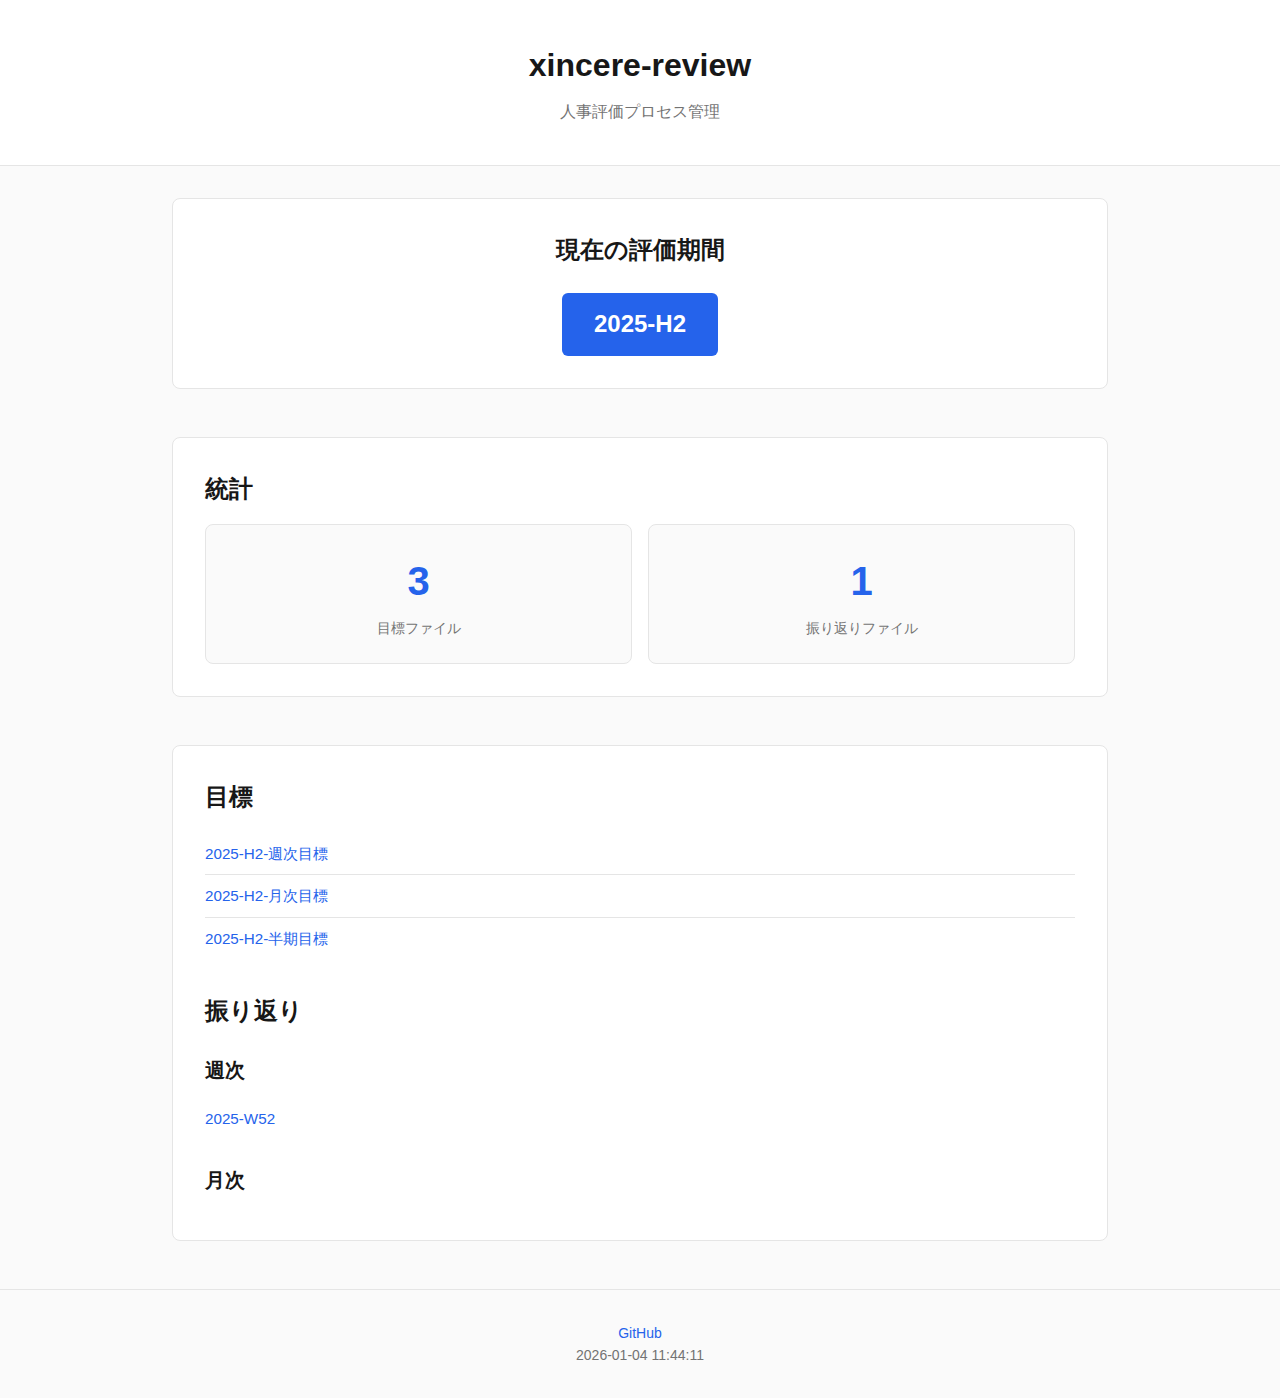
<file: docs/index.html>
<!DOCTYPE html>
<html lang="ja">
<head>
    <meta charset="UTF-8">
    <meta name="viewport" content="width=device-width, initial-scale=1.0">
    <title>xincere-review</title>
    <link rel="stylesheet" href="assets/style.css">
</head>
<body>
    <header>
        <h1>xincere-review</h1>
        <p>人事評価プロセス管理</p>
    </header>
    
    <main>
        <section class="current-period">
            <h2>現在の評価期間</h2>
            <div class="period-badge">2025-H2</div>
        </section>
        
        <section class="stats">
            <h2>統計</h2>
            <div class="stat-cards">
                <div class="stat-card">
                    <div class="stat-value">3</div>
                    <div class="stat-label">目標ファイル</div>
                </div>
                <div class="stat-card">
                    <div class="stat-value">1</div>
                    <div class="stat-label">振り返りファイル</div>
                </div>
            </div>
        </section>
        
        <section class="links">
            <h2>目標</h2>
            <ul class="file-list">
                
                <li><a href="goals/2025-H2-週次目標.html">2025-H2-週次目標</a></li>
                
                <li><a href="goals/2025-H2-月次目標.html">2025-H2-月次目標</a></li>
                
                <li><a href="goals/2025-H2-半期目標.html">2025-H2-半期目標</a></li>
                
            </ul>
            
            <h2>振り返り</h2>
            <h3>週次</h3>
            <ul class="file-list">
                
                <li><a href="reviews/weekly/2025-W52.html">2025-W52</a></li>
                
            </ul>
            
            <h3>月次</h3>
            <ul class="file-list">
                
            </ul>
        </section>
    </main>
    
    <footer>
        <p><a href="https://github.com/xincere">GitHub</a></p>
        <p>2026-01-04 11:44:11</p>
    </footer>
</body>
</html>
</file>
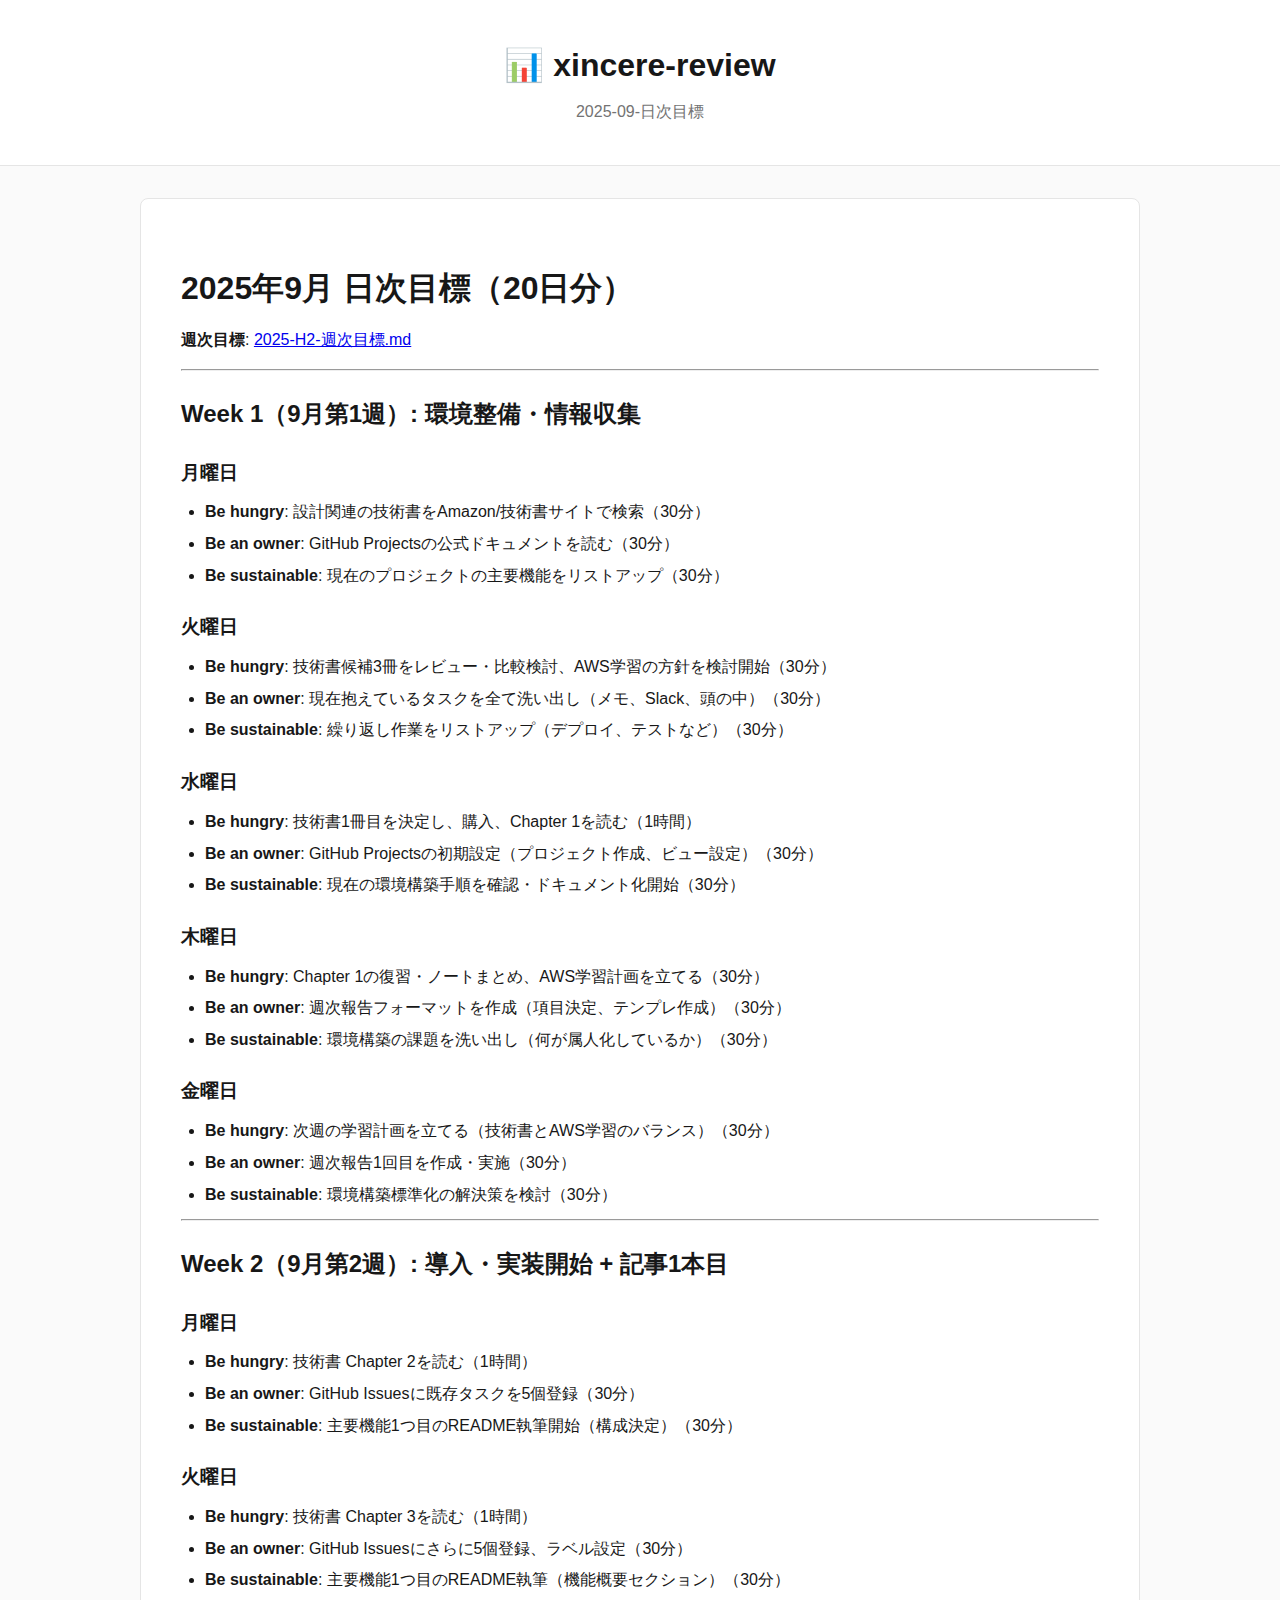
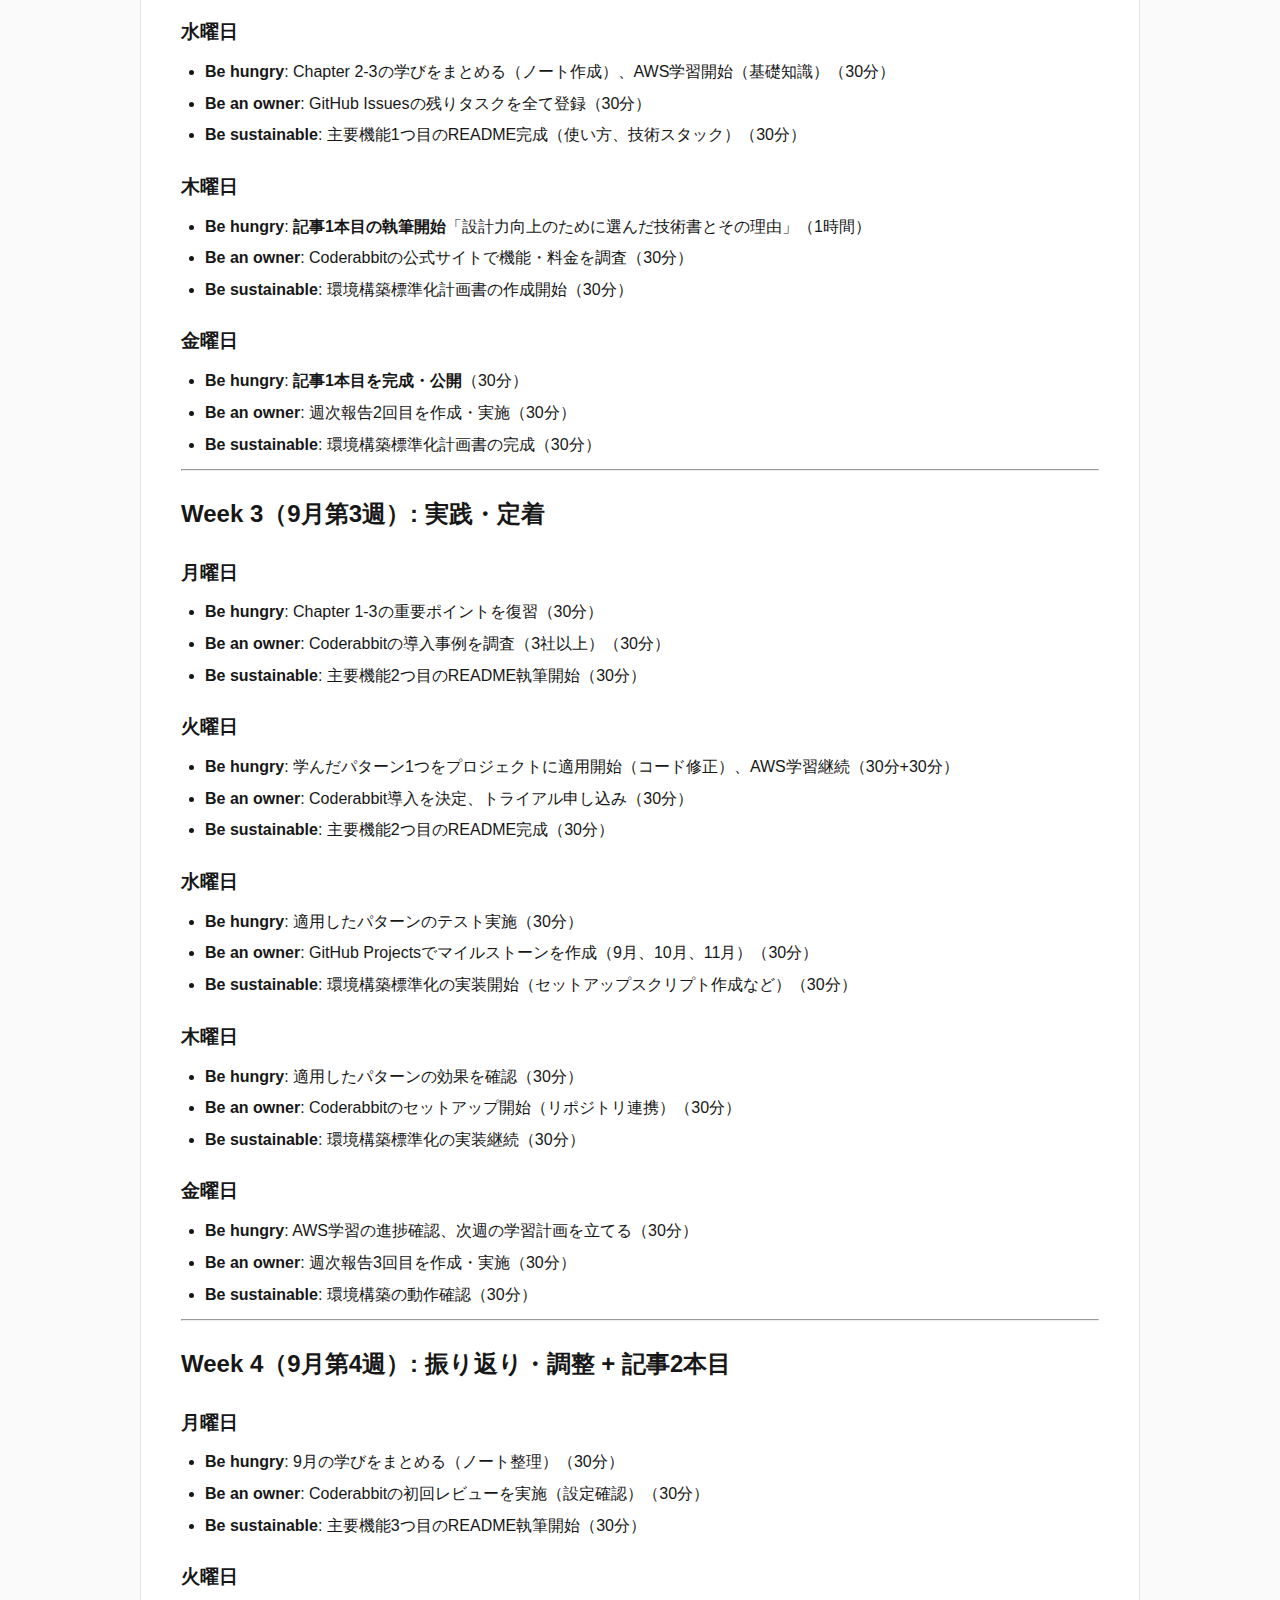
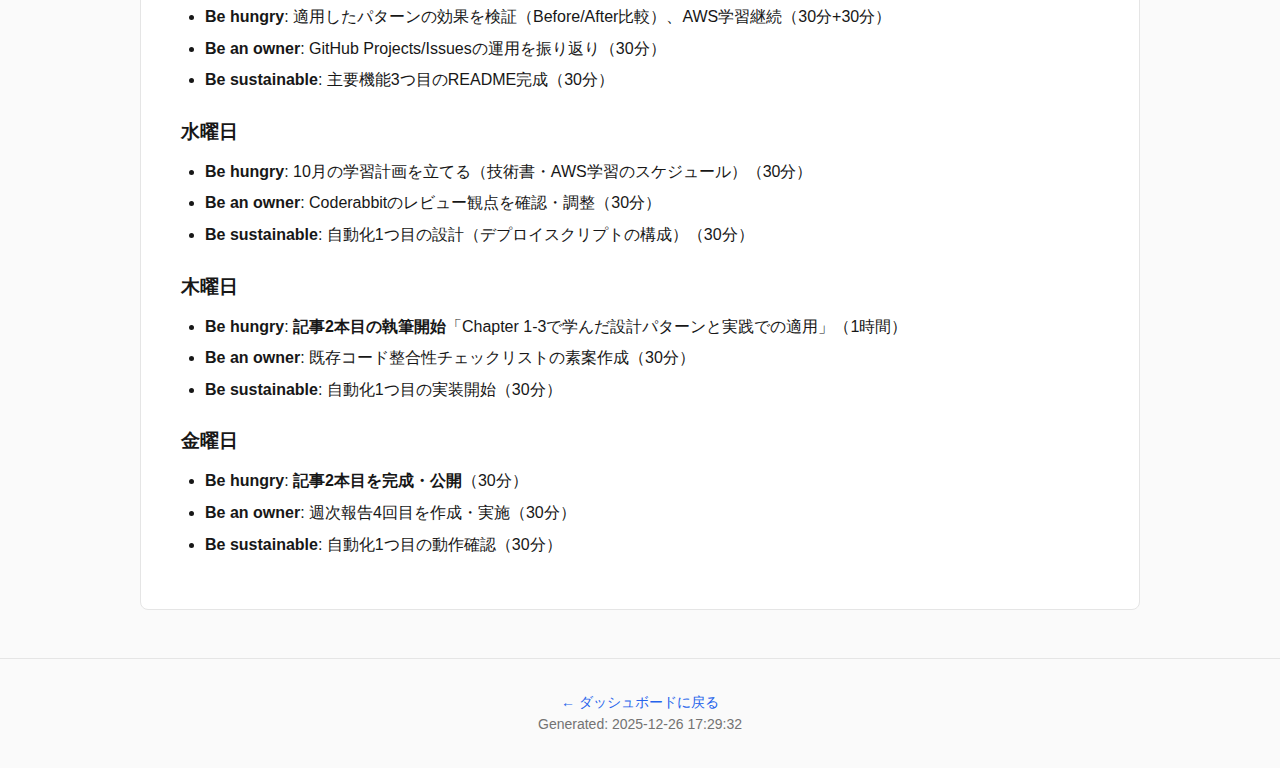
<file: docs/goals/2025-09-日次目標.html>
<!DOCTYPE html>
<html lang="ja">
<head>
    <meta charset="UTF-8">
    <meta name="viewport" content="width=device-width, initial-scale=1.0">
    <title>2025-09-日次目標 - xincere-review</title>
    <link rel="stylesheet" href="../assets/style.css">
</head>
<body>
    <header>
        <h1><a href="../index.html">📊 xincere-review</a></h1>
        <p>2025-09-日次目標</p>
    </header>
    
    <main class="content">
        <h1>2025年9月 日次目標（20日分）</h1>
<p><strong>週次目標</strong>: <a href="2025-H2-週次目標.md">2025-H2-週次目標.md</a></p>
<hr />
<h2>Week 1（9月第1週）: 環境整備・情報収集</h2>
<h3>月曜日</h3>
<ul>
<li><strong>Be hungry</strong>: 設計関連の技術書をAmazon/技術書サイトで検索（30分）</li>
<li><strong>Be an owner</strong>: GitHub Projectsの公式ドキュメントを読む（30分）</li>
<li><strong>Be sustainable</strong>: 現在のプロジェクトの主要機能をリストアップ（30分）</li>
</ul>
<h3>火曜日</h3>
<ul>
<li><strong>Be hungry</strong>: 技術書候補3冊をレビュー・比較検討、AWS学習の方針を検討開始（30分）</li>
<li><strong>Be an owner</strong>: 現在抱えているタスクを全て洗い出し（メモ、Slack、頭の中）（30分）</li>
<li><strong>Be sustainable</strong>: 繰り返し作業をリストアップ（デプロイ、テストなど）（30分）</li>
</ul>
<h3>水曜日</h3>
<ul>
<li><strong>Be hungry</strong>: 技術書1冊目を決定し、購入、Chapter 1を読む（1時間）</li>
<li><strong>Be an owner</strong>: GitHub Projectsの初期設定（プロジェクト作成、ビュー設定）（30分）</li>
<li><strong>Be sustainable</strong>: 現在の環境構築手順を確認・ドキュメント化開始（30分）</li>
</ul>
<h3>木曜日</h3>
<ul>
<li><strong>Be hungry</strong>: Chapter 1の復習・ノートまとめ、AWS学習計画を立てる（30分）</li>
<li><strong>Be an owner</strong>: 週次報告フォーマットを作成（項目決定、テンプレ作成）（30分）</li>
<li><strong>Be sustainable</strong>: 環境構築の課題を洗い出し（何が属人化しているか）（30分）</li>
</ul>
<h3>金曜日</h3>
<ul>
<li><strong>Be hungry</strong>: 次週の学習計画を立てる（技術書とAWS学習のバランス）（30分）</li>
<li><strong>Be an owner</strong>: 週次報告1回目を作成・実施（30分）</li>
<li><strong>Be sustainable</strong>: 環境構築標準化の解決策を検討（30分）</li>
</ul>
<hr />
<h2>Week 2（9月第2週）: 導入・実装開始 + 記事1本目</h2>
<h3>月曜日</h3>
<ul>
<li><strong>Be hungry</strong>: 技術書 Chapter 2を読む（1時間）</li>
<li><strong>Be an owner</strong>: GitHub Issuesに既存タスクを5個登録（30分）</li>
<li><strong>Be sustainable</strong>: 主要機能1つ目のREADME執筆開始（構成決定）（30分）</li>
</ul>
<h3>火曜日</h3>
<ul>
<li><strong>Be hungry</strong>: 技術書 Chapter 3を読む（1時間）</li>
<li><strong>Be an owner</strong>: GitHub Issuesにさらに5個登録、ラベル設定（30分）</li>
<li><strong>Be sustainable</strong>: 主要機能1つ目のREADME執筆（機能概要セクション）（30分）</li>
</ul>
<h3>水曜日</h3>
<ul>
<li><strong>Be hungry</strong>: Chapter 2-3の学びをまとめる（ノート作成）、AWS学習開始（基礎知識）（30分）</li>
<li><strong>Be an owner</strong>: GitHub Issuesの残りタスクを全て登録（30分）</li>
<li><strong>Be sustainable</strong>: 主要機能1つ目のREADME完成（使い方、技術スタック）（30分）</li>
</ul>
<h3>木曜日</h3>
<ul>
<li><strong>Be hungry</strong>: <strong>記事1本目の執筆開始</strong>「設計力向上のために選んだ技術書とその理由」（1時間）</li>
<li><strong>Be an owner</strong>: Coderabbitの公式サイトで機能・料金を調査（30分）</li>
<li><strong>Be sustainable</strong>: 環境構築標準化計画書の作成開始（30分）</li>
</ul>
<h3>金曜日</h3>
<ul>
<li><strong>Be hungry</strong>: <strong>記事1本目を完成・公開</strong>（30分）</li>
<li><strong>Be an owner</strong>: 週次報告2回目を作成・実施（30分）</li>
<li><strong>Be sustainable</strong>: 環境構築標準化計画書の完成（30分）</li>
</ul>
<hr />
<h2>Week 3（9月第3週）: 実践・定着</h2>
<h3>月曜日</h3>
<ul>
<li><strong>Be hungry</strong>: Chapter 1-3の重要ポイントを復習（30分）</li>
<li><strong>Be an owner</strong>: Coderabbitの導入事例を調査（3社以上）（30分）</li>
<li><strong>Be sustainable</strong>: 主要機能2つ目のREADME執筆開始（30分）</li>
</ul>
<h3>火曜日</h3>
<ul>
<li><strong>Be hungry</strong>: 学んだパターン1つをプロジェクトに適用開始（コード修正）、AWS学習継続（30分+30分）</li>
<li><strong>Be an owner</strong>: Coderabbit導入を決定、トライアル申し込み（30分）</li>
<li><strong>Be sustainable</strong>: 主要機能2つ目のREADME完成（30分）</li>
</ul>
<h3>水曜日</h3>
<ul>
<li><strong>Be hungry</strong>: 適用したパターンのテスト実施（30分）</li>
<li><strong>Be an owner</strong>: GitHub Projectsでマイルストーンを作成（9月、10月、11月）（30分）</li>
<li><strong>Be sustainable</strong>: 環境構築標準化の実装開始（セットアップスクリプト作成など）（30分）</li>
</ul>
<h3>木曜日</h3>
<ul>
<li><strong>Be hungry</strong>: 適用したパターンの効果を確認（30分）</li>
<li><strong>Be an owner</strong>: Coderabbitのセットアップ開始（リポジトリ連携）（30分）</li>
<li><strong>Be sustainable</strong>: 環境構築標準化の実装継続（30分）</li>
</ul>
<h3>金曜日</h3>
<ul>
<li><strong>Be hungry</strong>: AWS学習の進捗確認、次週の学習計画を立てる（30分）</li>
<li><strong>Be an owner</strong>: 週次報告3回目を作成・実施（30分）</li>
<li><strong>Be sustainable</strong>: 環境構築の動作確認（30分）</li>
</ul>
<hr />
<h2>Week 4（9月第4週）: 振り返り・調整 + 記事2本目</h2>
<h3>月曜日</h3>
<ul>
<li><strong>Be hungry</strong>: 9月の学びをまとめる（ノート整理）（30分）</li>
<li><strong>Be an owner</strong>: Coderabbitの初回レビューを実施（設定確認）（30分）</li>
<li><strong>Be sustainable</strong>: 主要機能3つ目のREADME執筆開始（30分）</li>
</ul>
<h3>火曜日</h3>
<ul>
<li><strong>Be hungry</strong>: 適用したパターンの効果を検証（Before/After比較）、AWS学習継続（30分+30分）</li>
<li><strong>Be an owner</strong>: GitHub Projects/Issuesの運用を振り返り（30分）</li>
<li><strong>Be sustainable</strong>: 主要機能3つ目のREADME完成（30分）</li>
</ul>
<h3>水曜日</h3>
<ul>
<li><strong>Be hungry</strong>: 10月の学習計画を立てる（技術書・AWS学習のスケジュール）（30分）</li>
<li><strong>Be an owner</strong>: Coderabbitのレビュー観点を確認・調整（30分）</li>
<li><strong>Be sustainable</strong>: 自動化1つ目の設計（デプロイスクリプトの構成）（30分）</li>
</ul>
<h3>木曜日</h3>
<ul>
<li><strong>Be hungry</strong>: <strong>記事2本目の執筆開始</strong>「Chapter 1-3で学んだ設計パターンと実践での適用」（1時間）</li>
<li><strong>Be an owner</strong>: 既存コード整合性チェックリストの素案作成（30分）</li>
<li><strong>Be sustainable</strong>: 自動化1つ目の実装開始（30分）</li>
</ul>
<h3>金曜日</h3>
<ul>
<li><strong>Be hungry</strong>: <strong>記事2本目を完成・公開</strong>（30分）</li>
<li><strong>Be an owner</strong>: 週次報告4回目を作成・実施（30分）</li>
<li><strong>Be sustainable</strong>: 自動化1つ目の動作確認（30分）</li>
</ul>
    </main>
    
    <footer>
        <p><a href="../index.html">← ダッシュボードに戻る</a></p>
        <p>Generated: 2025-12-26 17:29:32</p>
    </footer>
</body>
</html>
</file>
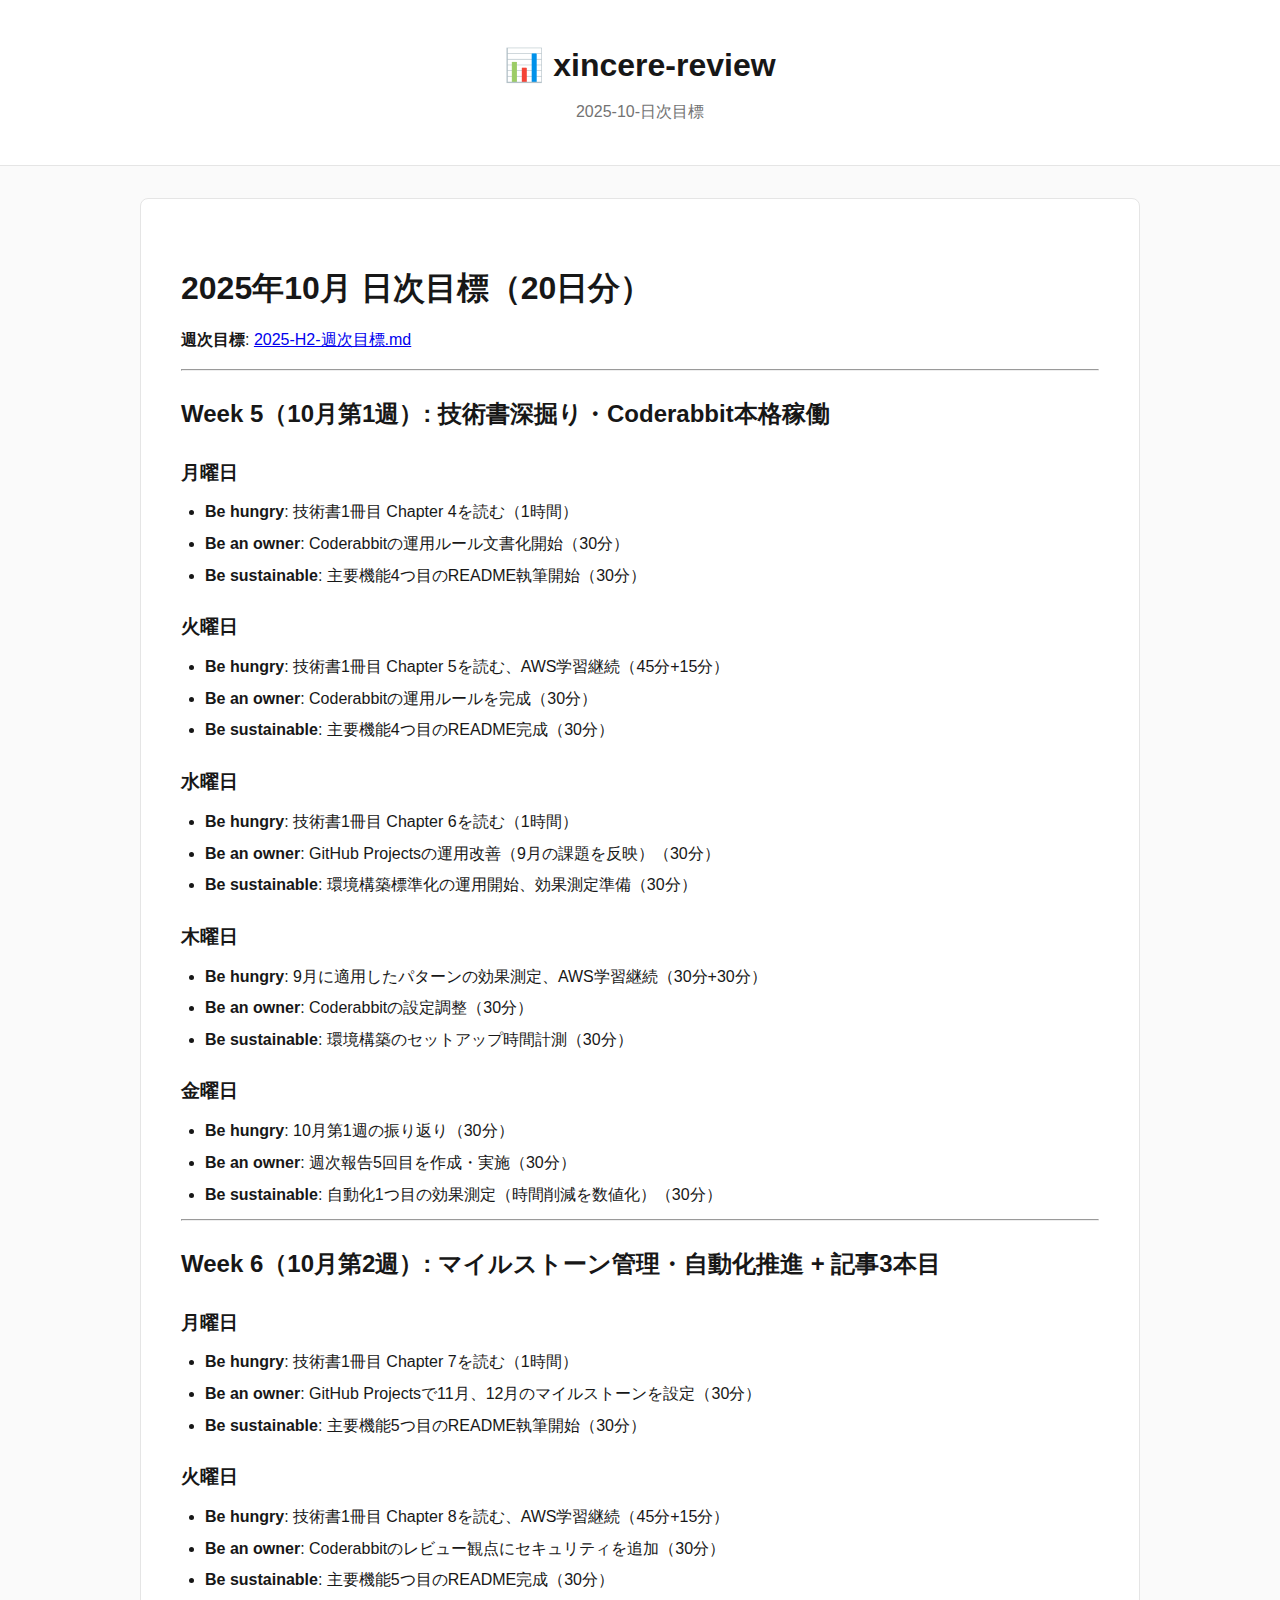
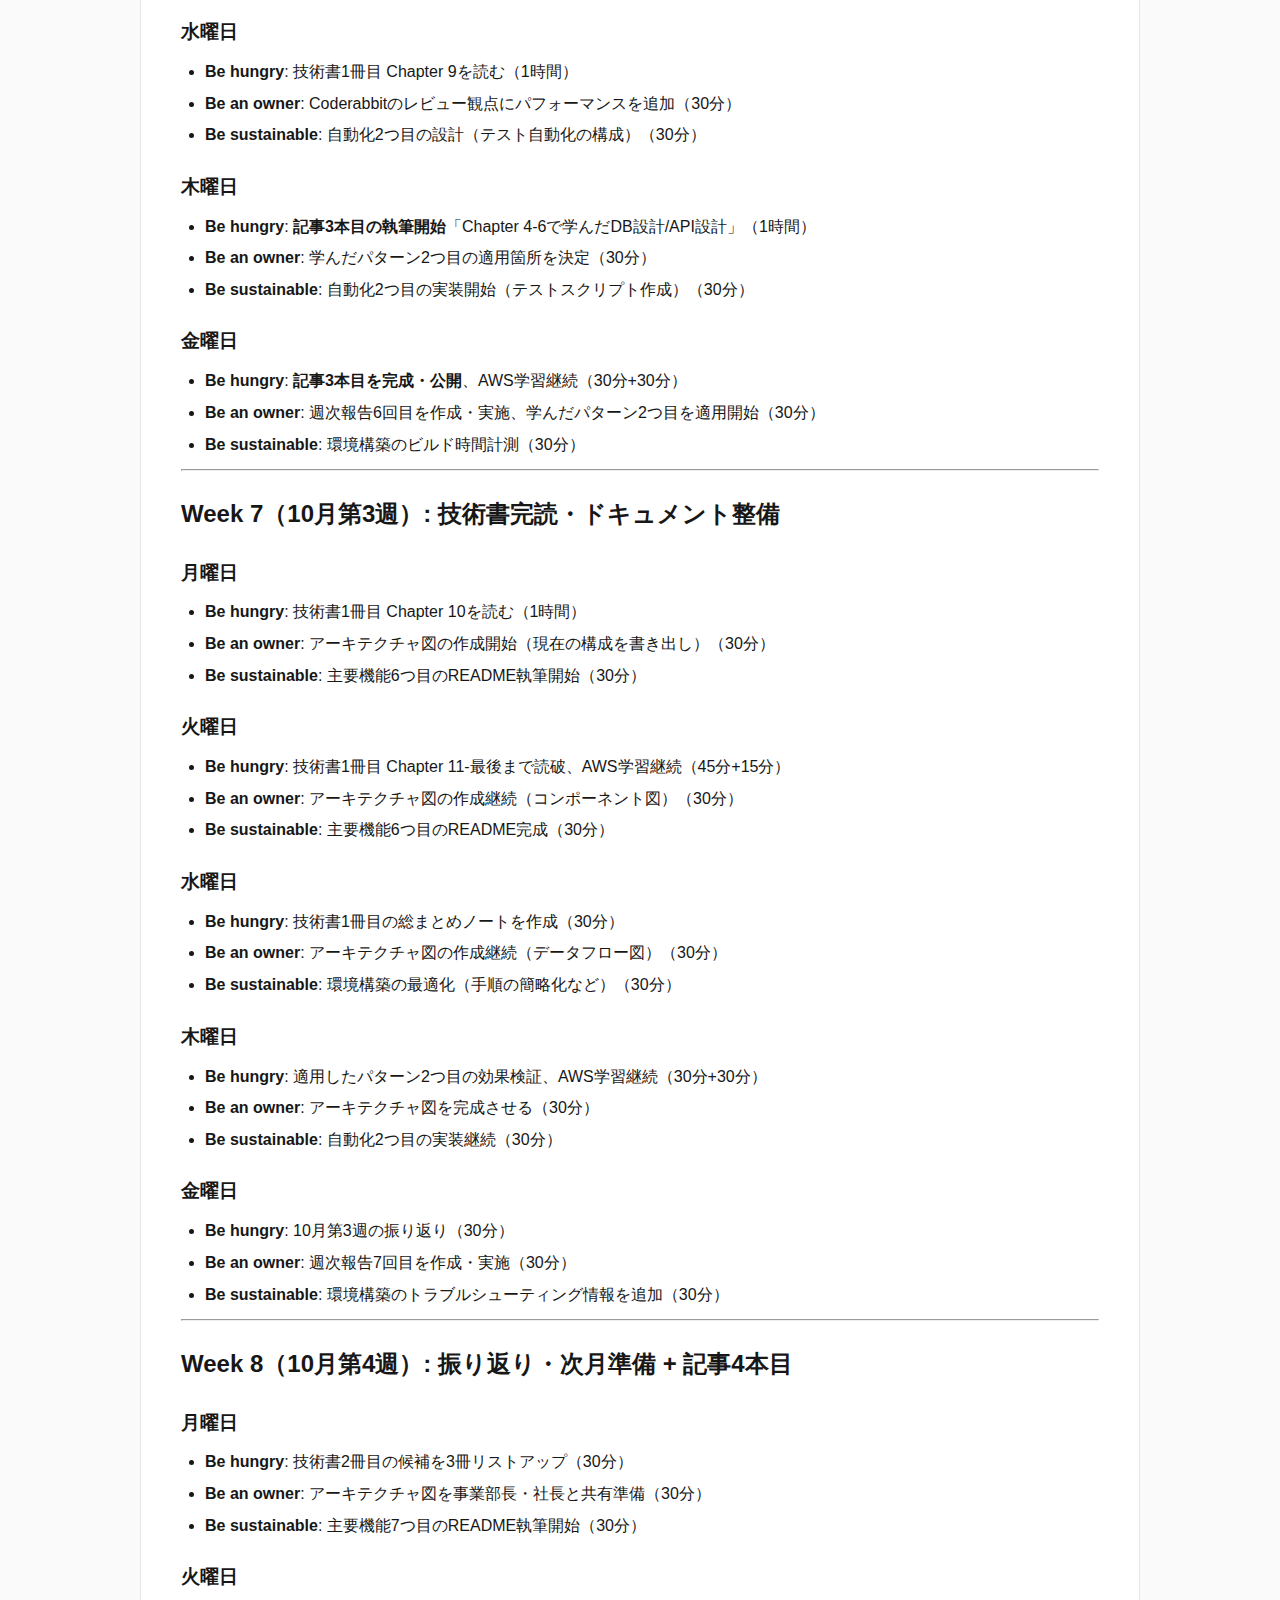
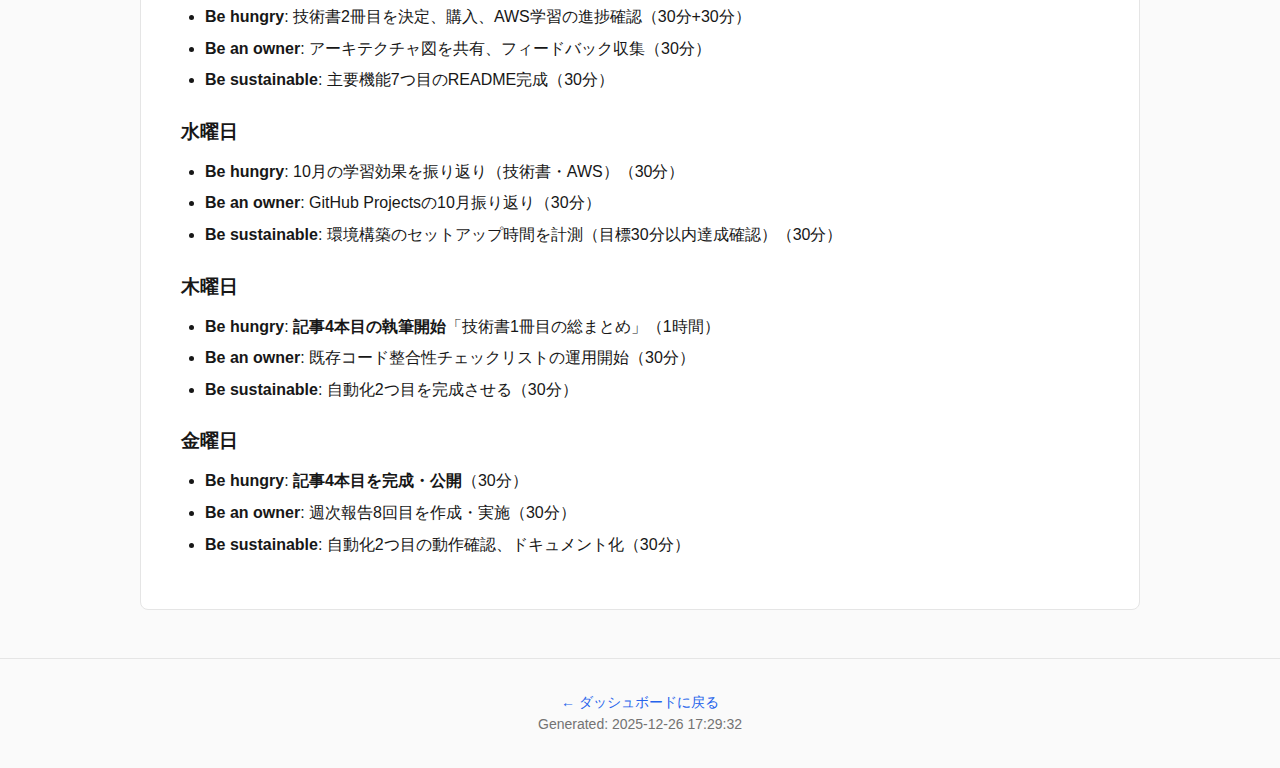
<file: docs/goals/2025-10-日次目標.html>
<!DOCTYPE html>
<html lang="ja">
<head>
    <meta charset="UTF-8">
    <meta name="viewport" content="width=device-width, initial-scale=1.0">
    <title>2025-10-日次目標 - xincere-review</title>
    <link rel="stylesheet" href="../assets/style.css">
</head>
<body>
    <header>
        <h1><a href="../index.html">📊 xincere-review</a></h1>
        <p>2025-10-日次目標</p>
    </header>
    
    <main class="content">
        <h1>2025年10月 日次目標（20日分）</h1>
<p><strong>週次目標</strong>: <a href="2025-H2-週次目標.md">2025-H2-週次目標.md</a></p>
<hr />
<h2>Week 5（10月第1週）: 技術書深掘り・Coderabbit本格稼働</h2>
<h3>月曜日</h3>
<ul>
<li><strong>Be hungry</strong>: 技術書1冊目 Chapter 4を読む（1時間）</li>
<li><strong>Be an owner</strong>: Coderabbitの運用ルール文書化開始（30分）</li>
<li><strong>Be sustainable</strong>: 主要機能4つ目のREADME執筆開始（30分）</li>
</ul>
<h3>火曜日</h3>
<ul>
<li><strong>Be hungry</strong>: 技術書1冊目 Chapter 5を読む、AWS学習継続（45分+15分）</li>
<li><strong>Be an owner</strong>: Coderabbitの運用ルールを完成（30分）</li>
<li><strong>Be sustainable</strong>: 主要機能4つ目のREADME完成（30分）</li>
</ul>
<h3>水曜日</h3>
<ul>
<li><strong>Be hungry</strong>: 技術書1冊目 Chapter 6を読む（1時間）</li>
<li><strong>Be an owner</strong>: GitHub Projectsの運用改善（9月の課題を反映）（30分）</li>
<li><strong>Be sustainable</strong>: 環境構築標準化の運用開始、効果測定準備（30分）</li>
</ul>
<h3>木曜日</h3>
<ul>
<li><strong>Be hungry</strong>: 9月に適用したパターンの効果測定、AWS学習継続（30分+30分）</li>
<li><strong>Be an owner</strong>: Coderabbitの設定調整（30分）</li>
<li><strong>Be sustainable</strong>: 環境構築のセットアップ時間計測（30分）</li>
</ul>
<h3>金曜日</h3>
<ul>
<li><strong>Be hungry</strong>: 10月第1週の振り返り（30分）</li>
<li><strong>Be an owner</strong>: 週次報告5回目を作成・実施（30分）</li>
<li><strong>Be sustainable</strong>: 自動化1つ目の効果測定（時間削減を数値化）（30分）</li>
</ul>
<hr />
<h2>Week 6（10月第2週）: マイルストーン管理・自動化推進 + 記事3本目</h2>
<h3>月曜日</h3>
<ul>
<li><strong>Be hungry</strong>: 技術書1冊目 Chapter 7を読む（1時間）</li>
<li><strong>Be an owner</strong>: GitHub Projectsで11月、12月のマイルストーンを設定（30分）</li>
<li><strong>Be sustainable</strong>: 主要機能5つ目のREADME執筆開始（30分）</li>
</ul>
<h3>火曜日</h3>
<ul>
<li><strong>Be hungry</strong>: 技術書1冊目 Chapter 8を読む、AWS学習継続（45分+15分）</li>
<li><strong>Be an owner</strong>: Coderabbitのレビュー観点にセキュリティを追加（30分）</li>
<li><strong>Be sustainable</strong>: 主要機能5つ目のREADME完成（30分）</li>
</ul>
<h3>水曜日</h3>
<ul>
<li><strong>Be hungry</strong>: 技術書1冊目 Chapter 9を読む（1時間）</li>
<li><strong>Be an owner</strong>: Coderabbitのレビュー観点にパフォーマンスを追加（30分）</li>
<li><strong>Be sustainable</strong>: 自動化2つ目の設計（テスト自動化の構成）（30分）</li>
</ul>
<h3>木曜日</h3>
<ul>
<li><strong>Be hungry</strong>: <strong>記事3本目の執筆開始</strong>「Chapter 4-6で学んだDB設計/API設計」（1時間）</li>
<li><strong>Be an owner</strong>: 学んだパターン2つ目の適用箇所を決定（30分）</li>
<li><strong>Be sustainable</strong>: 自動化2つ目の実装開始（テストスクリプト作成）（30分）</li>
</ul>
<h3>金曜日</h3>
<ul>
<li><strong>Be hungry</strong>: <strong>記事3本目を完成・公開</strong>、AWS学習継続（30分+30分）</li>
<li><strong>Be an owner</strong>: 週次報告6回目を作成・実施、学んだパターン2つ目を適用開始（30分）</li>
<li><strong>Be sustainable</strong>: 環境構築のビルド時間計測（30分）</li>
</ul>
<hr />
<h2>Week 7（10月第3週）: 技術書完読・ドキュメント整備</h2>
<h3>月曜日</h3>
<ul>
<li><strong>Be hungry</strong>: 技術書1冊目 Chapter 10を読む（1時間）</li>
<li><strong>Be an owner</strong>: アーキテクチャ図の作成開始（現在の構成を書き出し）（30分）</li>
<li><strong>Be sustainable</strong>: 主要機能6つ目のREADME執筆開始（30分）</li>
</ul>
<h3>火曜日</h3>
<ul>
<li><strong>Be hungry</strong>: 技術書1冊目 Chapter 11-最後まで読破、AWS学習継続（45分+15分）</li>
<li><strong>Be an owner</strong>: アーキテクチャ図の作成継続（コンポーネント図）（30分）</li>
<li><strong>Be sustainable</strong>: 主要機能6つ目のREADME完成（30分）</li>
</ul>
<h3>水曜日</h3>
<ul>
<li><strong>Be hungry</strong>: 技術書1冊目の総まとめノートを作成（30分）</li>
<li><strong>Be an owner</strong>: アーキテクチャ図の作成継続（データフロー図）（30分）</li>
<li><strong>Be sustainable</strong>: 環境構築の最適化（手順の簡略化など）（30分）</li>
</ul>
<h3>木曜日</h3>
<ul>
<li><strong>Be hungry</strong>: 適用したパターン2つ目の効果検証、AWS学習継続（30分+30分）</li>
<li><strong>Be an owner</strong>: アーキテクチャ図を完成させる（30分）</li>
<li><strong>Be sustainable</strong>: 自動化2つ目の実装継続（30分）</li>
</ul>
<h3>金曜日</h3>
<ul>
<li><strong>Be hungry</strong>: 10月第3週の振り返り（30分）</li>
<li><strong>Be an owner</strong>: 週次報告7回目を作成・実施（30分）</li>
<li><strong>Be sustainable</strong>: 環境構築のトラブルシューティング情報を追加（30分）</li>
</ul>
<hr />
<h2>Week 8（10月第4週）: 振り返り・次月準備 + 記事4本目</h2>
<h3>月曜日</h3>
<ul>
<li><strong>Be hungry</strong>: 技術書2冊目の候補を3冊リストアップ（30分）</li>
<li><strong>Be an owner</strong>: アーキテクチャ図を事業部長・社長と共有準備（30分）</li>
<li><strong>Be sustainable</strong>: 主要機能7つ目のREADME執筆開始（30分）</li>
</ul>
<h3>火曜日</h3>
<ul>
<li><strong>Be hungry</strong>: 技術書2冊目を決定、購入、AWS学習の進捗確認（30分+30分）</li>
<li><strong>Be an owner</strong>: アーキテクチャ図を共有、フィードバック収集（30分）</li>
<li><strong>Be sustainable</strong>: 主要機能7つ目のREADME完成（30分）</li>
</ul>
<h3>水曜日</h3>
<ul>
<li><strong>Be hungry</strong>: 10月の学習効果を振り返り（技術書・AWS）（30分）</li>
<li><strong>Be an owner</strong>: GitHub Projectsの10月振り返り（30分）</li>
<li><strong>Be sustainable</strong>: 環境構築のセットアップ時間を計測（目標30分以内達成確認）（30分）</li>
</ul>
<h3>木曜日</h3>
<ul>
<li><strong>Be hungry</strong>: <strong>記事4本目の執筆開始</strong>「技術書1冊目の総まとめ」（1時間）</li>
<li><strong>Be an owner</strong>: 既存コード整合性チェックリストの運用開始（30分）</li>
<li><strong>Be sustainable</strong>: 自動化2つ目を完成させる（30分）</li>
</ul>
<h3>金曜日</h3>
<ul>
<li><strong>Be hungry</strong>: <strong>記事4本目を完成・公開</strong>（30分）</li>
<li><strong>Be an owner</strong>: 週次報告8回目を作成・実施（30分）</li>
<li><strong>Be sustainable</strong>: 自動化2つ目の動作確認、ドキュメント化（30分）</li>
</ul>
    </main>
    
    <footer>
        <p><a href="../index.html">← ダッシュボードに戻る</a></p>
        <p>Generated: 2025-12-26 17:29:32</p>
    </footer>
</body>
</html>
</file>
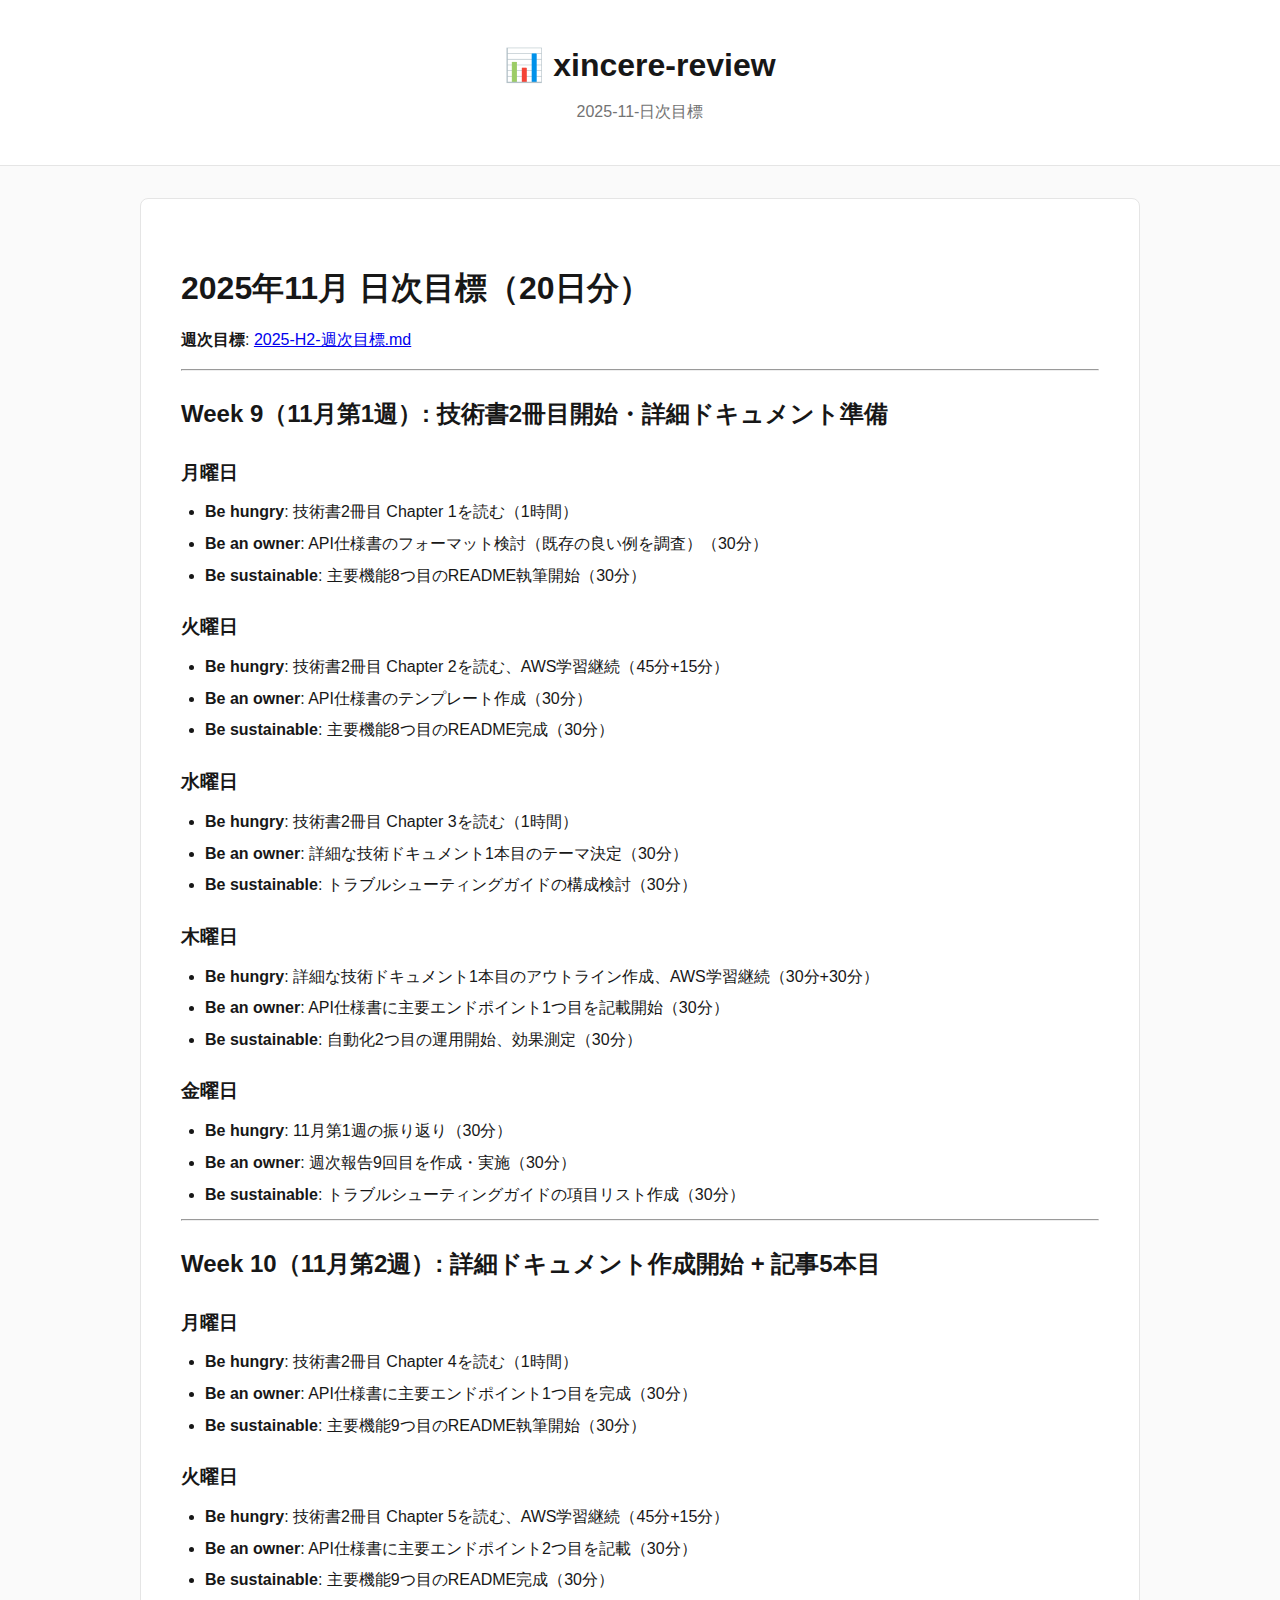
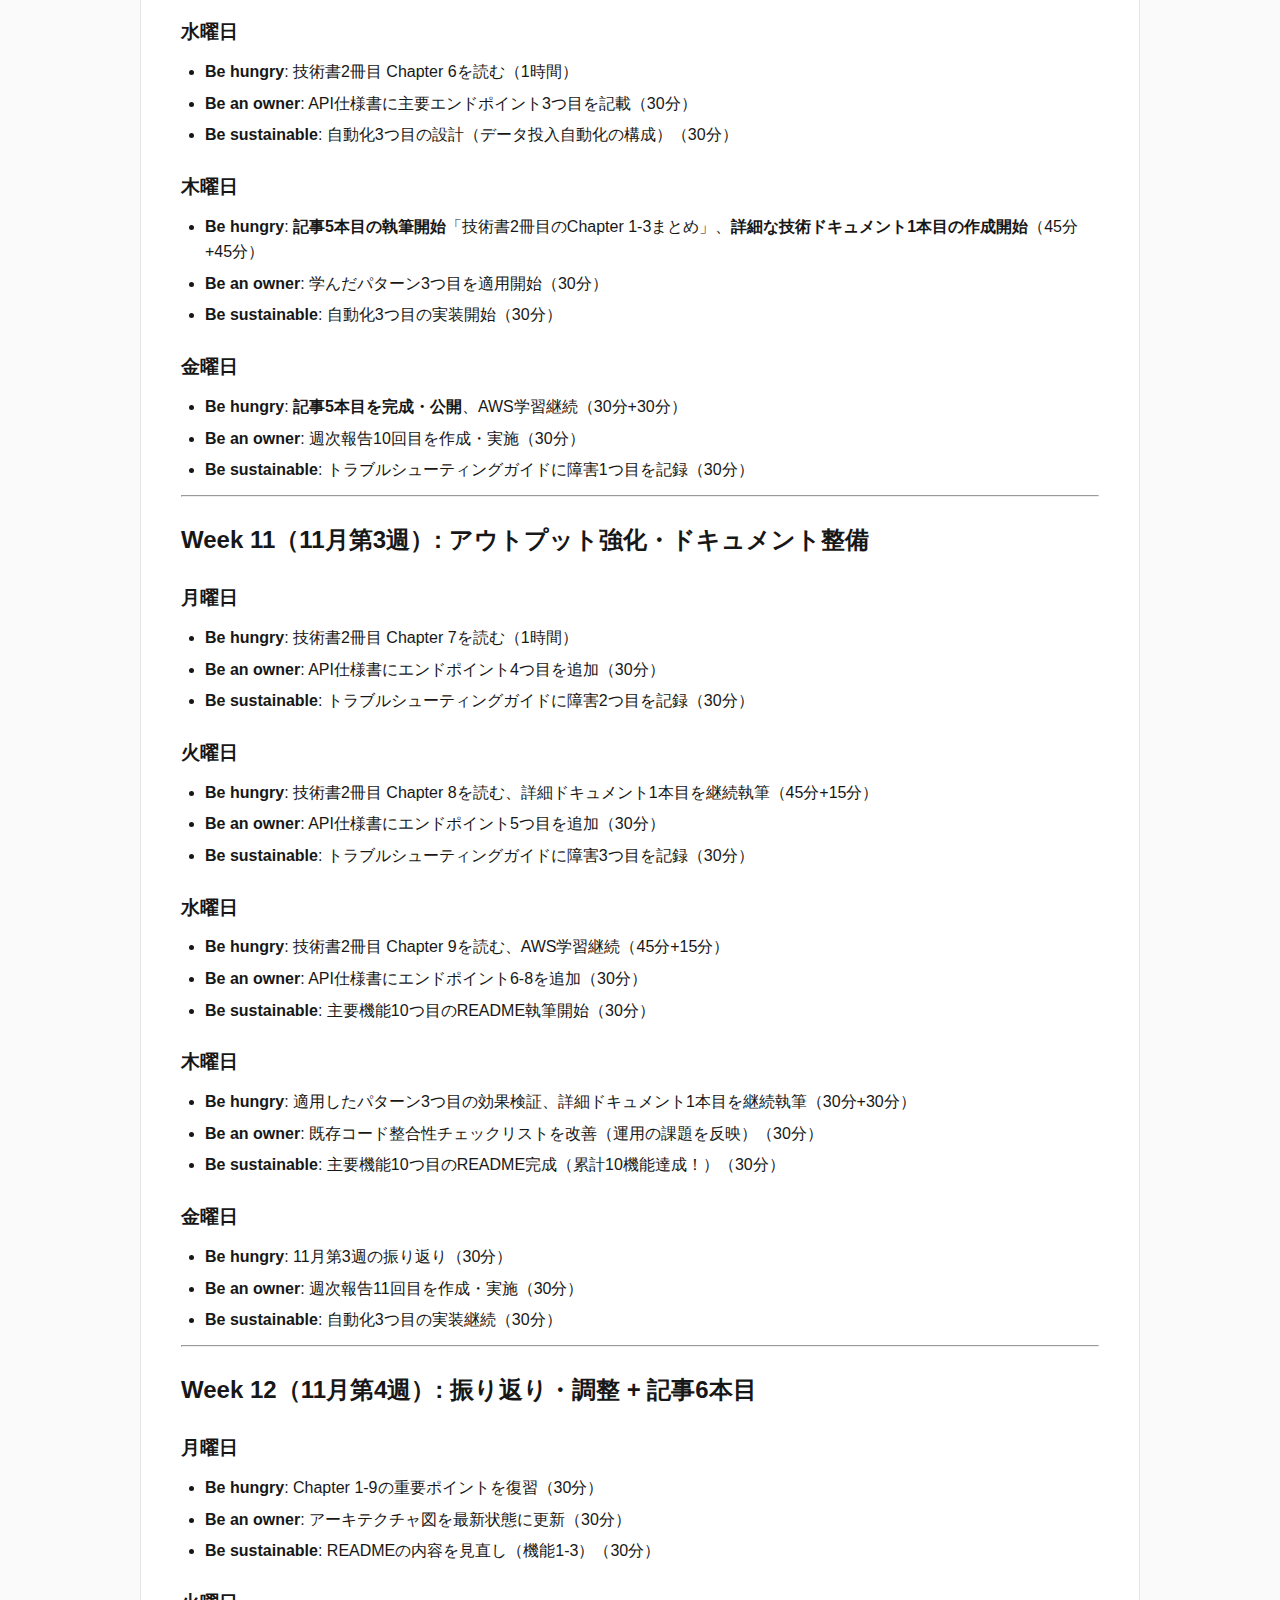
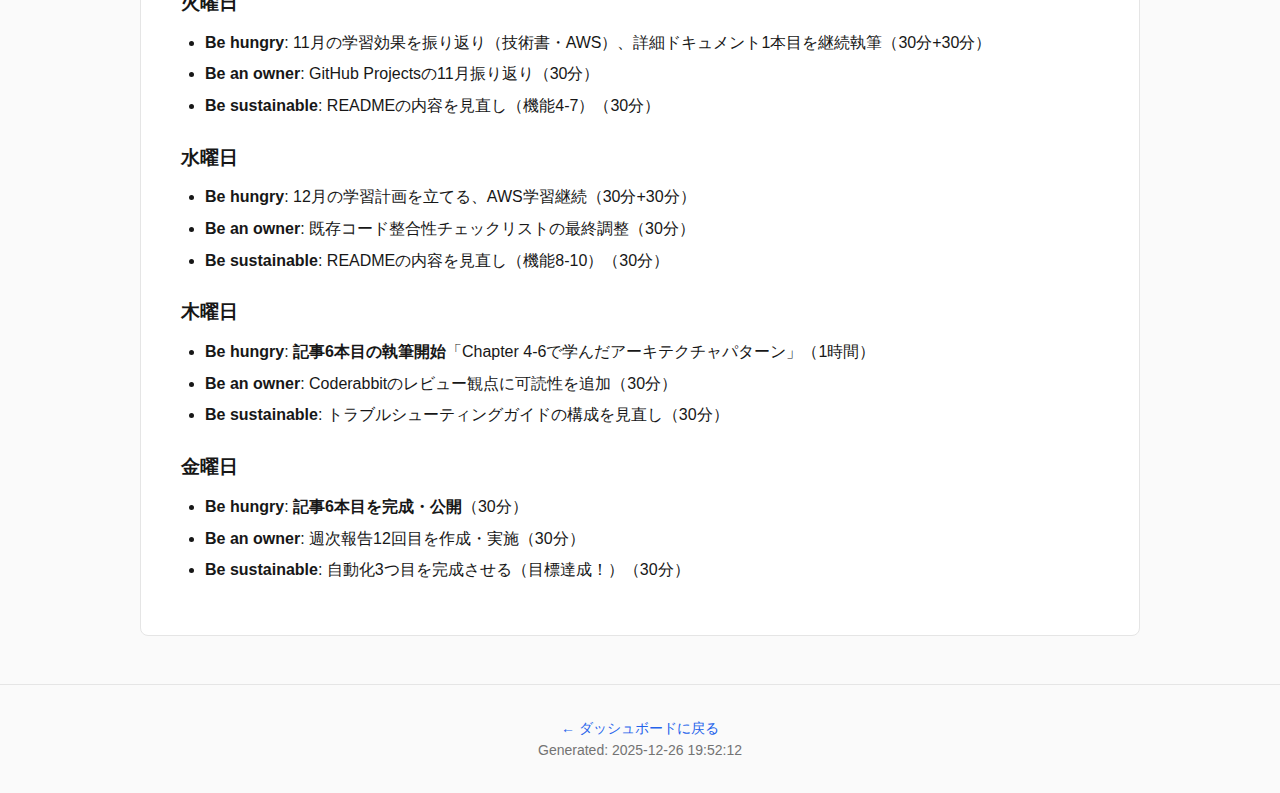
<file: docs/goals/2025-11-日次目標.html>
<!DOCTYPE html>
<html lang="ja">
<head>
    <meta charset="UTF-8">
    <meta name="viewport" content="width=device-width, initial-scale=1.0">
    <title>2025-11-日次目標 - xincere-review</title>
    <link rel="stylesheet" href="../assets/style.css">
</head>
<body>
    <header>
        <h1><a href="../index.html">📊 xincere-review</a></h1>
        <p>2025-11-日次目標</p>
    </header>
    
    <main class="content">
        <h1>2025年11月 日次目標（20日分）</h1>
<p><strong>週次目標</strong>: <a href="2025-H2-週次目標.md">2025-H2-週次目標.md</a></p>
<hr />
<h2>Week 9（11月第1週）: 技術書2冊目開始・詳細ドキュメント準備</h2>
<h3>月曜日</h3>
<ul>
<li><strong>Be hungry</strong>: 技術書2冊目 Chapter 1を読む（1時間）</li>
<li><strong>Be an owner</strong>: API仕様書のフォーマット検討（既存の良い例を調査）（30分）</li>
<li><strong>Be sustainable</strong>: 主要機能8つ目のREADME執筆開始（30分）</li>
</ul>
<h3>火曜日</h3>
<ul>
<li><strong>Be hungry</strong>: 技術書2冊目 Chapter 2を読む、AWS学習継続（45分+15分）</li>
<li><strong>Be an owner</strong>: API仕様書のテンプレート作成（30分）</li>
<li><strong>Be sustainable</strong>: 主要機能8つ目のREADME完成（30分）</li>
</ul>
<h3>水曜日</h3>
<ul>
<li><strong>Be hungry</strong>: 技術書2冊目 Chapter 3を読む（1時間）</li>
<li><strong>Be an owner</strong>: 詳細な技術ドキュメント1本目のテーマ決定（30分）</li>
<li><strong>Be sustainable</strong>: トラブルシューティングガイドの構成検討（30分）</li>
</ul>
<h3>木曜日</h3>
<ul>
<li><strong>Be hungry</strong>: 詳細な技術ドキュメント1本目のアウトライン作成、AWS学習継続（30分+30分）</li>
<li><strong>Be an owner</strong>: API仕様書に主要エンドポイント1つ目を記載開始（30分）</li>
<li><strong>Be sustainable</strong>: 自動化2つ目の運用開始、効果測定（30分）</li>
</ul>
<h3>金曜日</h3>
<ul>
<li><strong>Be hungry</strong>: 11月第1週の振り返り（30分）</li>
<li><strong>Be an owner</strong>: 週次報告9回目を作成・実施（30分）</li>
<li><strong>Be sustainable</strong>: トラブルシューティングガイドの項目リスト作成（30分）</li>
</ul>
<hr />
<h2>Week 10（11月第2週）: 詳細ドキュメント作成開始 + 記事5本目</h2>
<h3>月曜日</h3>
<ul>
<li><strong>Be hungry</strong>: 技術書2冊目 Chapter 4を読む（1時間）</li>
<li><strong>Be an owner</strong>: API仕様書に主要エンドポイント1つ目を完成（30分）</li>
<li><strong>Be sustainable</strong>: 主要機能9つ目のREADME執筆開始（30分）</li>
</ul>
<h3>火曜日</h3>
<ul>
<li><strong>Be hungry</strong>: 技術書2冊目 Chapter 5を読む、AWS学習継続（45分+15分）</li>
<li><strong>Be an owner</strong>: API仕様書に主要エンドポイント2つ目を記載（30分）</li>
<li><strong>Be sustainable</strong>: 主要機能9つ目のREADME完成（30分）</li>
</ul>
<h3>水曜日</h3>
<ul>
<li><strong>Be hungry</strong>: 技術書2冊目 Chapter 6を読む（1時間）</li>
<li><strong>Be an owner</strong>: API仕様書に主要エンドポイント3つ目を記載（30分）</li>
<li><strong>Be sustainable</strong>: 自動化3つ目の設計（データ投入自動化の構成）（30分）</li>
</ul>
<h3>木曜日</h3>
<ul>
<li><strong>Be hungry</strong>: <strong>記事5本目の執筆開始</strong>「技術書2冊目のChapter 1-3まとめ」、<strong>詳細な技術ドキュメント1本目の作成開始</strong>（45分+45分）</li>
<li><strong>Be an owner</strong>: 学んだパターン3つ目を適用開始（30分）</li>
<li><strong>Be sustainable</strong>: 自動化3つ目の実装開始（30分）</li>
</ul>
<h3>金曜日</h3>
<ul>
<li><strong>Be hungry</strong>: <strong>記事5本目を完成・公開</strong>、AWS学習継続（30分+30分）</li>
<li><strong>Be an owner</strong>: 週次報告10回目を作成・実施（30分）</li>
<li><strong>Be sustainable</strong>: トラブルシューティングガイドに障害1つ目を記録（30分）</li>
</ul>
<hr />
<h2>Week 11（11月第3週）: アウトプット強化・ドキュメント整備</h2>
<h3>月曜日</h3>
<ul>
<li><strong>Be hungry</strong>: 技術書2冊目 Chapter 7を読む（1時間）</li>
<li><strong>Be an owner</strong>: API仕様書にエンドポイント4つ目を追加（30分）</li>
<li><strong>Be sustainable</strong>: トラブルシューティングガイドに障害2つ目を記録（30分）</li>
</ul>
<h3>火曜日</h3>
<ul>
<li><strong>Be hungry</strong>: 技術書2冊目 Chapter 8を読む、詳細ドキュメント1本目を継続執筆（45分+15分）</li>
<li><strong>Be an owner</strong>: API仕様書にエンドポイント5つ目を追加（30分）</li>
<li><strong>Be sustainable</strong>: トラブルシューティングガイドに障害3つ目を記録（30分）</li>
</ul>
<h3>水曜日</h3>
<ul>
<li><strong>Be hungry</strong>: 技術書2冊目 Chapter 9を読む、AWS学習継続（45分+15分）</li>
<li><strong>Be an owner</strong>: API仕様書にエンドポイント6-8を追加（30分）</li>
<li><strong>Be sustainable</strong>: 主要機能10つ目のREADME執筆開始（30分）</li>
</ul>
<h3>木曜日</h3>
<ul>
<li><strong>Be hungry</strong>: 適用したパターン3つ目の効果検証、詳細ドキュメント1本目を継続執筆（30分+30分）</li>
<li><strong>Be an owner</strong>: 既存コード整合性チェックリストを改善（運用の課題を反映）（30分）</li>
<li><strong>Be sustainable</strong>: 主要機能10つ目のREADME完成（累計10機能達成！）（30分）</li>
</ul>
<h3>金曜日</h3>
<ul>
<li><strong>Be hungry</strong>: 11月第3週の振り返り（30分）</li>
<li><strong>Be an owner</strong>: 週次報告11回目を作成・実施（30分）</li>
<li><strong>Be sustainable</strong>: 自動化3つ目の実装継続（30分）</li>
</ul>
<hr />
<h2>Week 12（11月第4週）: 振り返り・調整 + 記事6本目</h2>
<h3>月曜日</h3>
<ul>
<li><strong>Be hungry</strong>: Chapter 1-9の重要ポイントを復習（30分）</li>
<li><strong>Be an owner</strong>: アーキテクチャ図を最新状態に更新（30分）</li>
<li><strong>Be sustainable</strong>: READMEの内容を見直し（機能1-3）（30分）</li>
</ul>
<h3>火曜日</h3>
<ul>
<li><strong>Be hungry</strong>: 11月の学習効果を振り返り（技術書・AWS）、詳細ドキュメント1本目を継続執筆（30分+30分）</li>
<li><strong>Be an owner</strong>: GitHub Projectsの11月振り返り（30分）</li>
<li><strong>Be sustainable</strong>: READMEの内容を見直し（機能4-7）（30分）</li>
</ul>
<h3>水曜日</h3>
<ul>
<li><strong>Be hungry</strong>: 12月の学習計画を立てる、AWS学習継続（30分+30分）</li>
<li><strong>Be an owner</strong>: 既存コード整合性チェックリストの最終調整（30分）</li>
<li><strong>Be sustainable</strong>: READMEの内容を見直し（機能8-10）（30分）</li>
</ul>
<h3>木曜日</h3>
<ul>
<li><strong>Be hungry</strong>: <strong>記事6本目の執筆開始</strong>「Chapter 4-6で学んだアーキテクチャパターン」（1時間）</li>
<li><strong>Be an owner</strong>: Coderabbitのレビュー観点に可読性を追加（30分）</li>
<li><strong>Be sustainable</strong>: トラブルシューティングガイドの構成を見直し（30分）</li>
</ul>
<h3>金曜日</h3>
<ul>
<li><strong>Be hungry</strong>: <strong>記事6本目を完成・公開</strong>（30分）</li>
<li><strong>Be an owner</strong>: 週次報告12回目を作成・実施（30分）</li>
<li><strong>Be sustainable</strong>: 自動化3つ目を完成させる（目標達成！）（30分）</li>
</ul>
    </main>
    
    <footer>
        <p><a href="../index.html">← ダッシュボードに戻る</a></p>
        <p>Generated: 2025-12-26 19:52:12</p>
    </footer>
</body>
</html>
</file>
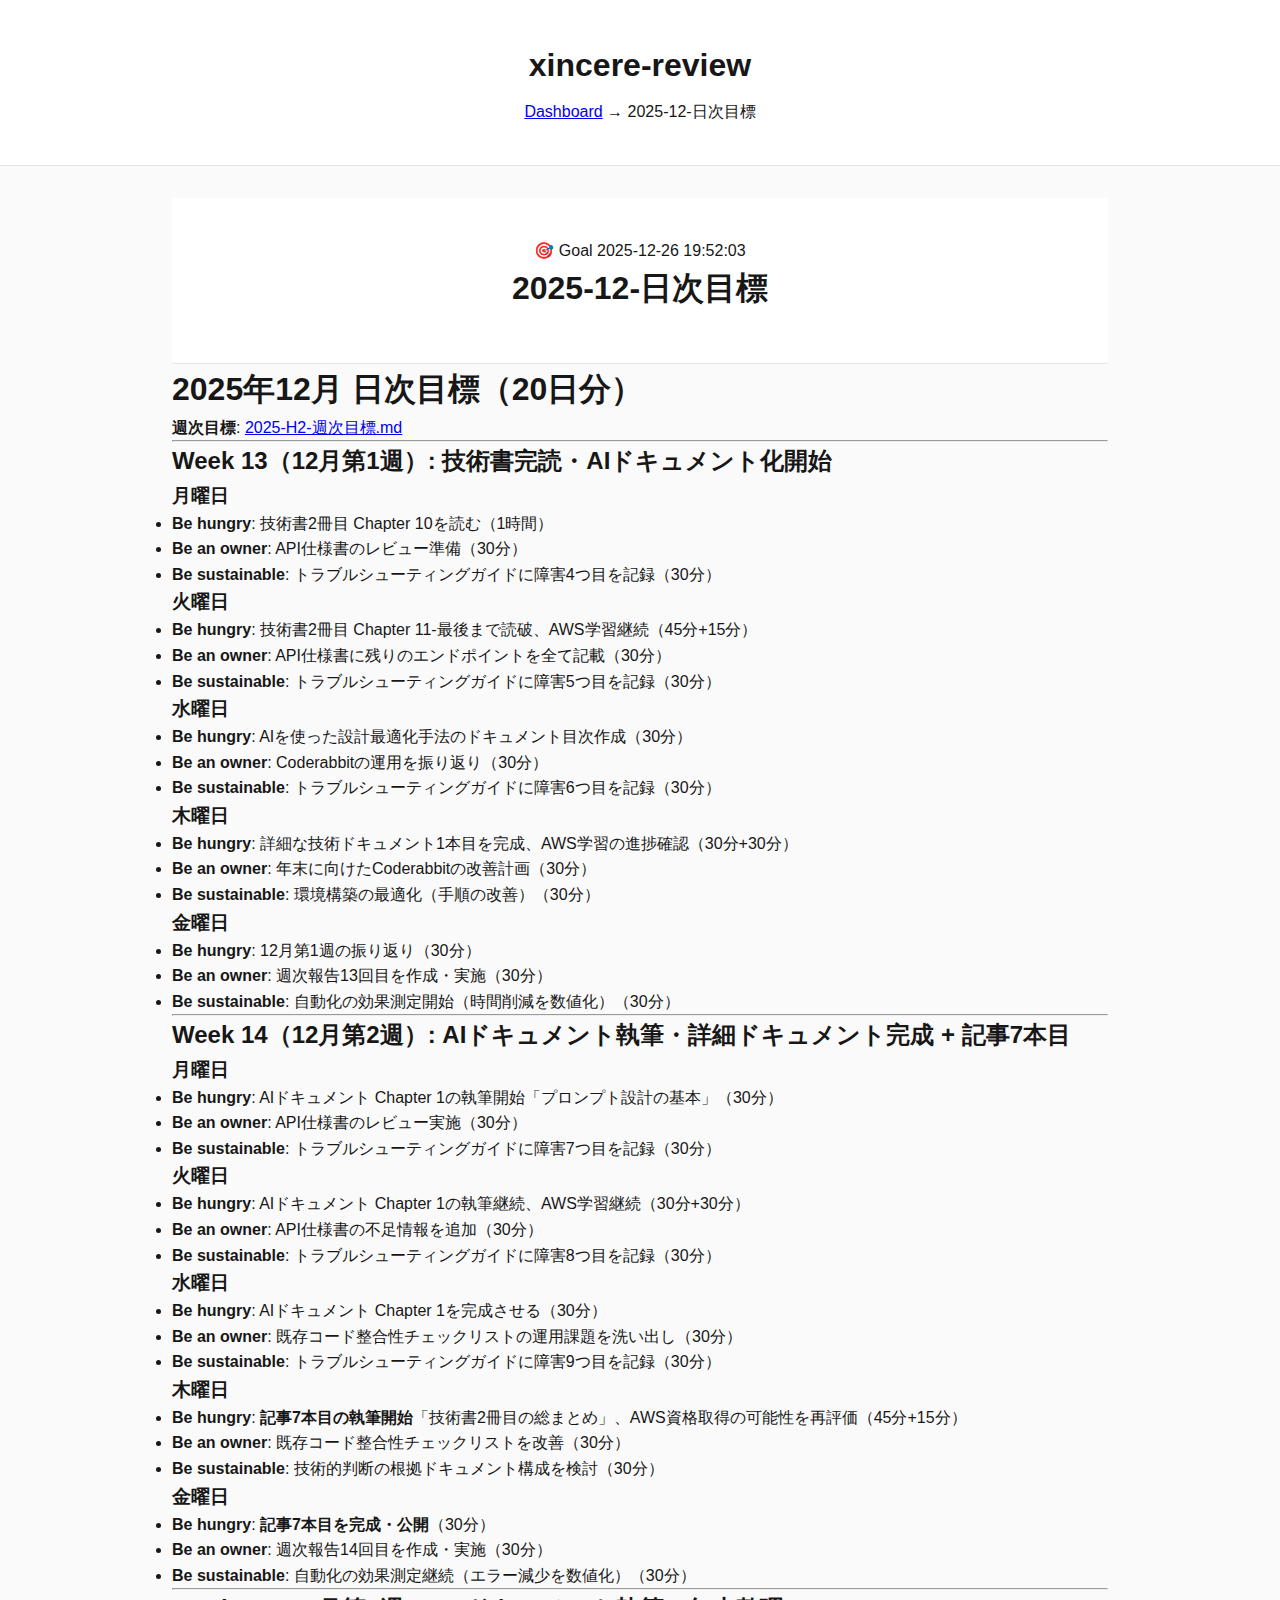
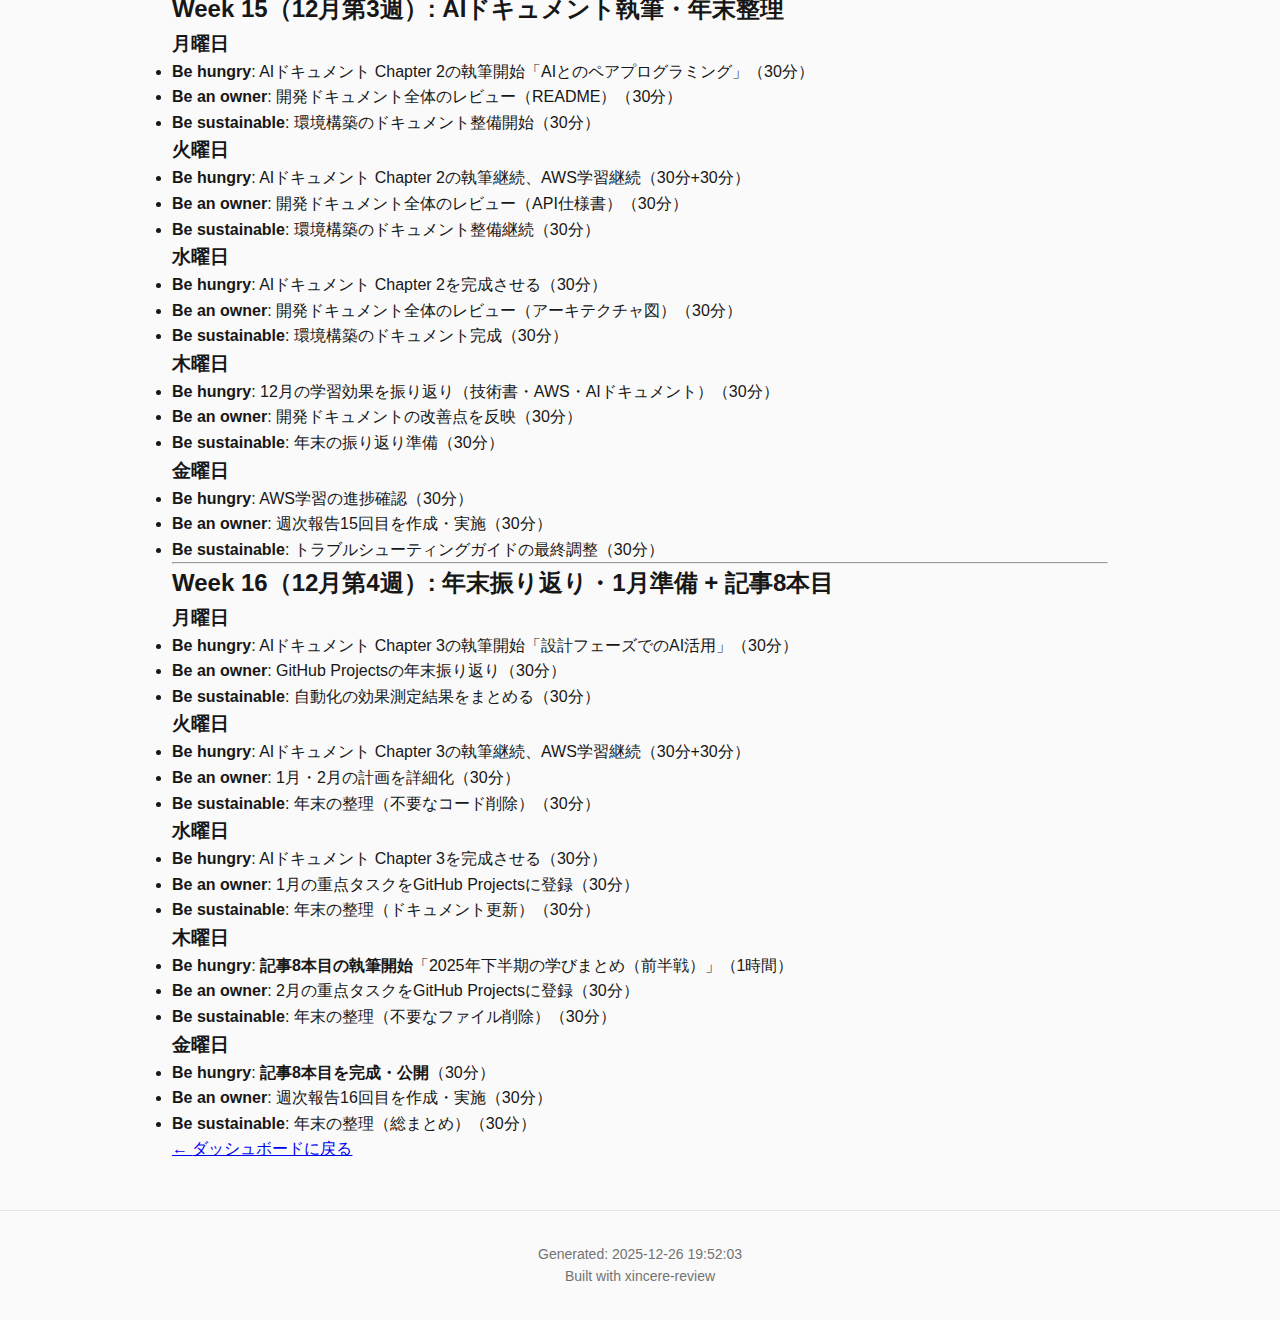
<file: docs/goals/2025-12-日次目標.html>
<!DOCTYPE html>
<html lang="ja">
<head>
    <meta charset="UTF-8">
    <meta name="viewport" content="width=device-width, initial-scale=1.0">
    <meta name="description" content="目標: 2025-12-日次目標">
    <title>2025-12-日次目標 - xincere-review</title>
    <link rel="stylesheet" href="../assets/style.css">
</head>
<body>
    <header>
        <div class="header-content">
            <h1><a href="../index.html">xincere-review</a></h1>
            <nav class="breadcrumb">
                <a href="../index.html" class="breadcrumb-link">Dashboard</a>
                <span class="breadcrumb-separator">→</span>
                <span class="breadcrumb-current">2025-12-日次目標</span>
            </nav>
        </div>
    </header>

    <main>
        <article class="document">
            <header class="document-header">
                <div class="document-meta">
                    <span class="document-type">🎯 Goal</span>
                    <span class="document-date">2025-12-26 19:52:03</span>
                </div>
                <h1 class="document-title">2025-12-日次目標</h1>
            </header>

            <div class="document-content">
                <h1>2025年12月 日次目標（20日分）</h1>
<p><strong>週次目標</strong>: <a href="2025-H2-週次目標.md">2025-H2-週次目標.md</a></p>
<hr />
<h2>Week 13（12月第1週）: 技術書完読・AIドキュメント化開始</h2>
<h3>月曜日</h3>
<ul>
<li><strong>Be hungry</strong>: 技術書2冊目 Chapter 10を読む（1時間）</li>
<li><strong>Be an owner</strong>: API仕様書のレビュー準備（30分）</li>
<li><strong>Be sustainable</strong>: トラブルシューティングガイドに障害4つ目を記録（30分）</li>
</ul>
<h3>火曜日</h3>
<ul>
<li><strong>Be hungry</strong>: 技術書2冊目 Chapter 11-最後まで読破、AWS学習継続（45分+15分）</li>
<li><strong>Be an owner</strong>: API仕様書に残りのエンドポイントを全て記載（30分）</li>
<li><strong>Be sustainable</strong>: トラブルシューティングガイドに障害5つ目を記録（30分）</li>
</ul>
<h3>水曜日</h3>
<ul>
<li><strong>Be hungry</strong>: AIを使った設計最適化手法のドキュメント目次作成（30分）</li>
<li><strong>Be an owner</strong>: Coderabbitの運用を振り返り（30分）</li>
<li><strong>Be sustainable</strong>: トラブルシューティングガイドに障害6つ目を記録（30分）</li>
</ul>
<h3>木曜日</h3>
<ul>
<li><strong>Be hungry</strong>: 詳細な技術ドキュメント1本目を完成、AWS学習の進捗確認（30分+30分）</li>
<li><strong>Be an owner</strong>: 年末に向けたCoderabbitの改善計画（30分）</li>
<li><strong>Be sustainable</strong>: 環境構築の最適化（手順の改善）（30分）</li>
</ul>
<h3>金曜日</h3>
<ul>
<li><strong>Be hungry</strong>: 12月第1週の振り返り（30分）</li>
<li><strong>Be an owner</strong>: 週次報告13回目を作成・実施（30分）</li>
<li><strong>Be sustainable</strong>: 自動化の効果測定開始（時間削減を数値化）（30分）</li>
</ul>
<hr />
<h2>Week 14（12月第2週）: AIドキュメント執筆・詳細ドキュメント完成 + 記事7本目</h2>
<h3>月曜日</h3>
<ul>
<li><strong>Be hungry</strong>: AIドキュメント Chapter 1の執筆開始「プロンプト設計の基本」（30分）</li>
<li><strong>Be an owner</strong>: API仕様書のレビュー実施（30分）</li>
<li><strong>Be sustainable</strong>: トラブルシューティングガイドに障害7つ目を記録（30分）</li>
</ul>
<h3>火曜日</h3>
<ul>
<li><strong>Be hungry</strong>: AIドキュメント Chapter 1の執筆継続、AWS学習継続（30分+30分）</li>
<li><strong>Be an owner</strong>: API仕様書の不足情報を追加（30分）</li>
<li><strong>Be sustainable</strong>: トラブルシューティングガイドに障害8つ目を記録（30分）</li>
</ul>
<h3>水曜日</h3>
<ul>
<li><strong>Be hungry</strong>: AIドキュメント Chapter 1を完成させる（30分）</li>
<li><strong>Be an owner</strong>: 既存コード整合性チェックリストの運用課題を洗い出し（30分）</li>
<li><strong>Be sustainable</strong>: トラブルシューティングガイドに障害9つ目を記録（30分）</li>
</ul>
<h3>木曜日</h3>
<ul>
<li><strong>Be hungry</strong>: <strong>記事7本目の執筆開始</strong>「技術書2冊目の総まとめ」、AWS資格取得の可能性を再評価（45分+15分）</li>
<li><strong>Be an owner</strong>: 既存コード整合性チェックリストを改善（30分）</li>
<li><strong>Be sustainable</strong>: 技術的判断の根拠ドキュメント構成を検討（30分）</li>
</ul>
<h3>金曜日</h3>
<ul>
<li><strong>Be hungry</strong>: <strong>記事7本目を完成・公開</strong>（30分）</li>
<li><strong>Be an owner</strong>: 週次報告14回目を作成・実施（30分）</li>
<li><strong>Be sustainable</strong>: 自動化の効果測定継続（エラー減少を数値化）（30分）</li>
</ul>
<hr />
<h2>Week 15（12月第3週）: AIドキュメント執筆・年末整理</h2>
<h3>月曜日</h3>
<ul>
<li><strong>Be hungry</strong>: AIドキュメント Chapter 2の執筆開始「AIとのペアプログラミング」（30分）</li>
<li><strong>Be an owner</strong>: 開発ドキュメント全体のレビュー（README）（30分）</li>
<li><strong>Be sustainable</strong>: 環境構築のドキュメント整備開始（30分）</li>
</ul>
<h3>火曜日</h3>
<ul>
<li><strong>Be hungry</strong>: AIドキュメント Chapter 2の執筆継続、AWS学習継続（30分+30分）</li>
<li><strong>Be an owner</strong>: 開発ドキュメント全体のレビュー（API仕様書）（30分）</li>
<li><strong>Be sustainable</strong>: 環境構築のドキュメント整備継続（30分）</li>
</ul>
<h3>水曜日</h3>
<ul>
<li><strong>Be hungry</strong>: AIドキュメント Chapter 2を完成させる（30分）</li>
<li><strong>Be an owner</strong>: 開発ドキュメント全体のレビュー（アーキテクチャ図）（30分）</li>
<li><strong>Be sustainable</strong>: 環境構築のドキュメント完成（30分）</li>
</ul>
<h3>木曜日</h3>
<ul>
<li><strong>Be hungry</strong>: 12月の学習効果を振り返り（技術書・AWS・AIドキュメント）（30分）</li>
<li><strong>Be an owner</strong>: 開発ドキュメントの改善点を反映（30分）</li>
<li><strong>Be sustainable</strong>: 年末の振り返り準備（30分）</li>
</ul>
<h3>金曜日</h3>
<ul>
<li><strong>Be hungry</strong>: AWS学習の進捗確認（30分）</li>
<li><strong>Be an owner</strong>: 週次報告15回目を作成・実施（30分）</li>
<li><strong>Be sustainable</strong>: トラブルシューティングガイドの最終調整（30分）</li>
</ul>
<hr />
<h2>Week 16（12月第4週）: 年末振り返り・1月準備 + 記事8本目</h2>
<h3>月曜日</h3>
<ul>
<li><strong>Be hungry</strong>: AIドキュメント Chapter 3の執筆開始「設計フェーズでのAI活用」（30分）</li>
<li><strong>Be an owner</strong>: GitHub Projectsの年末振り返り（30分）</li>
<li><strong>Be sustainable</strong>: 自動化の効果測定結果をまとめる（30分）</li>
</ul>
<h3>火曜日</h3>
<ul>
<li><strong>Be hungry</strong>: AIドキュメント Chapter 3の執筆継続、AWS学習継続（30分+30分）</li>
<li><strong>Be an owner</strong>: 1月・2月の計画を詳細化（30分）</li>
<li><strong>Be sustainable</strong>: 年末の整理（不要なコード削除）（30分）</li>
</ul>
<h3>水曜日</h3>
<ul>
<li><strong>Be hungry</strong>: AIドキュメント Chapter 3を完成させる（30分）</li>
<li><strong>Be an owner</strong>: 1月の重点タスクをGitHub Projectsに登録（30分）</li>
<li><strong>Be sustainable</strong>: 年末の整理（ドキュメント更新）（30分）</li>
</ul>
<h3>木曜日</h3>
<ul>
<li><strong>Be hungry</strong>: <strong>記事8本目の執筆開始</strong>「2025年下半期の学びまとめ（前半戦）」（1時間）</li>
<li><strong>Be an owner</strong>: 2月の重点タスクをGitHub Projectsに登録（30分）</li>
<li><strong>Be sustainable</strong>: 年末の整理（不要なファイル削除）（30分）</li>
</ul>
<h3>金曜日</h3>
<ul>
<li><strong>Be hungry</strong>: <strong>記事8本目を完成・公開</strong>（30分）</li>
<li><strong>Be an owner</strong>: 週次報告16回目を作成・実施（30分）</li>
<li><strong>Be sustainable</strong>: 年末の整理（総まとめ）（30分）</li>
</ul>
            </div>
        </article>

        <nav class="document-nav">
            <a href="../index.html" class="nav-button">
                <span class="nav-icon">←</span>
                <span class="nav-text">ダッシュボードに戻る</span>
            </a>
        </nav>
    </main>

    <footer>
        <div class="footer-content">
            <p class="footer-text">Generated: 2025-12-26 19:52:03</p>
            <p class="footer-credit">Built with xincere-review</p>
        </div>
    </footer>
</body>
</html>
</file>
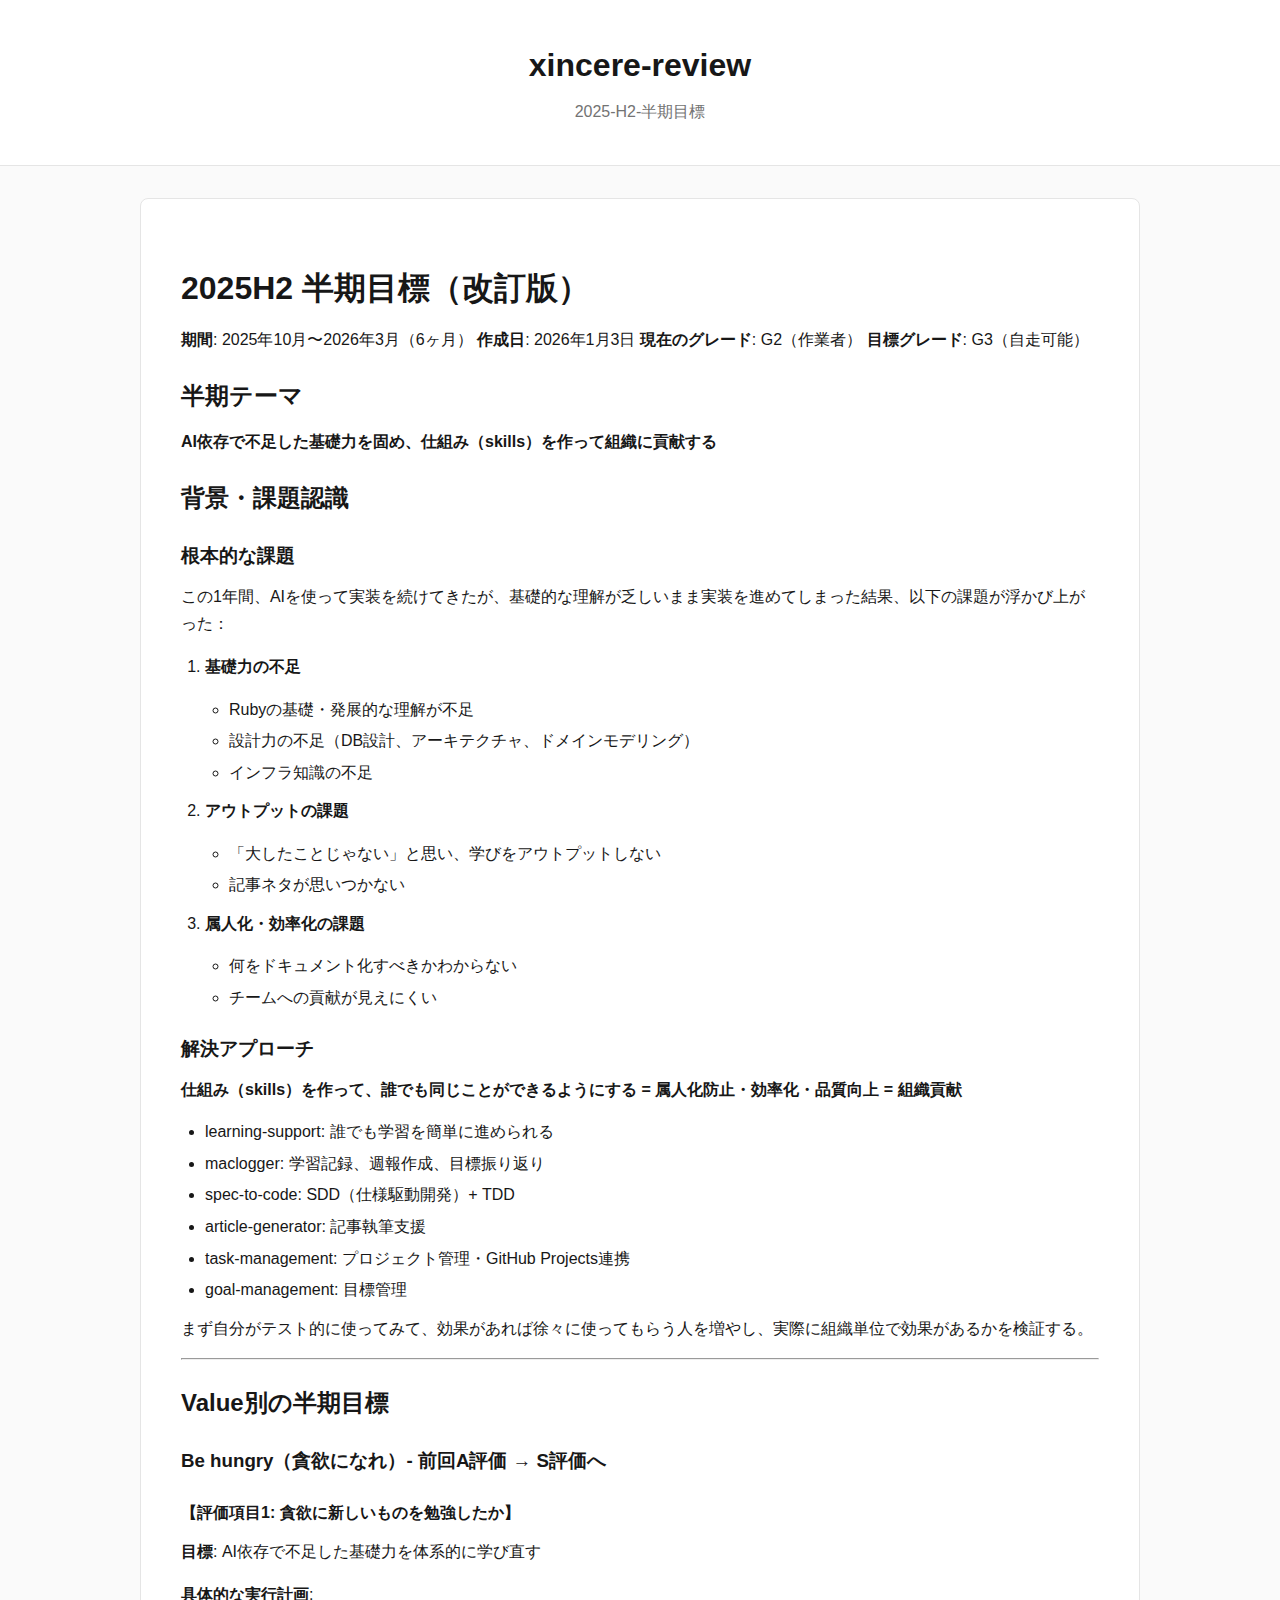
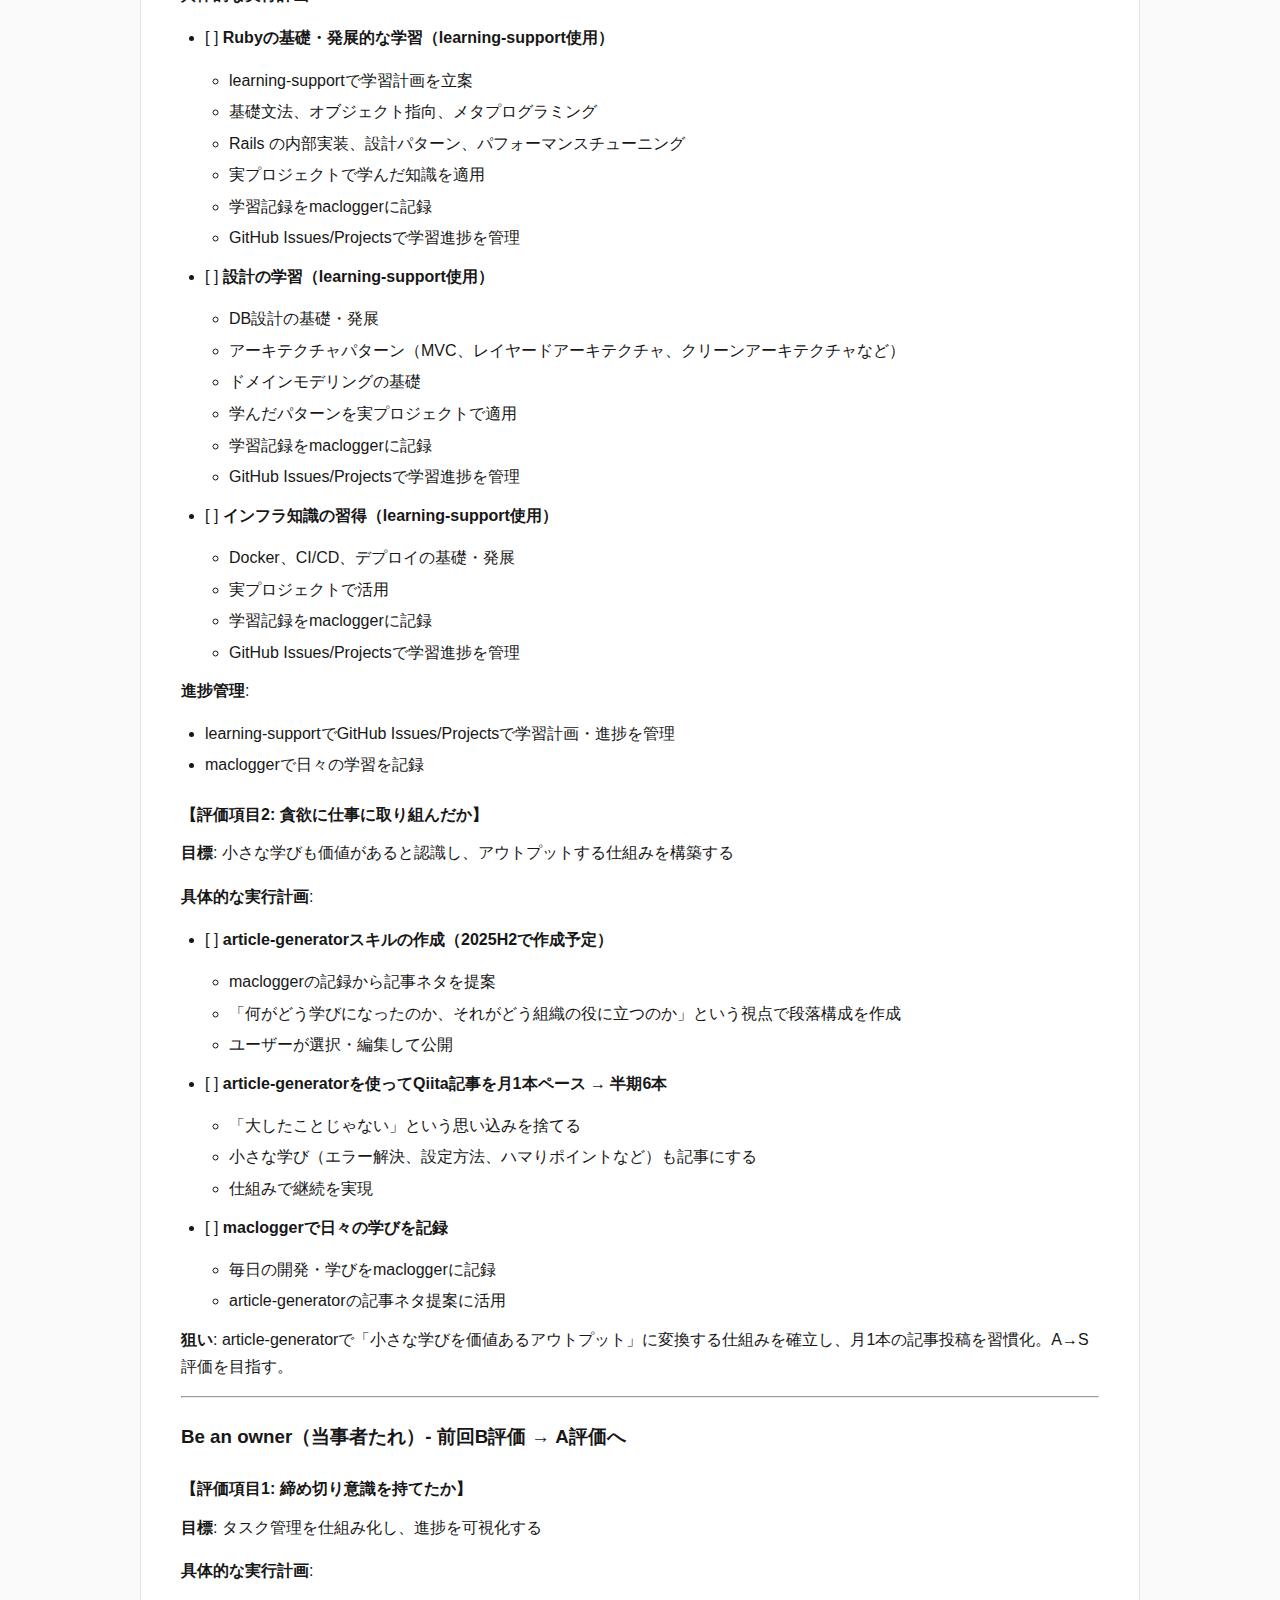
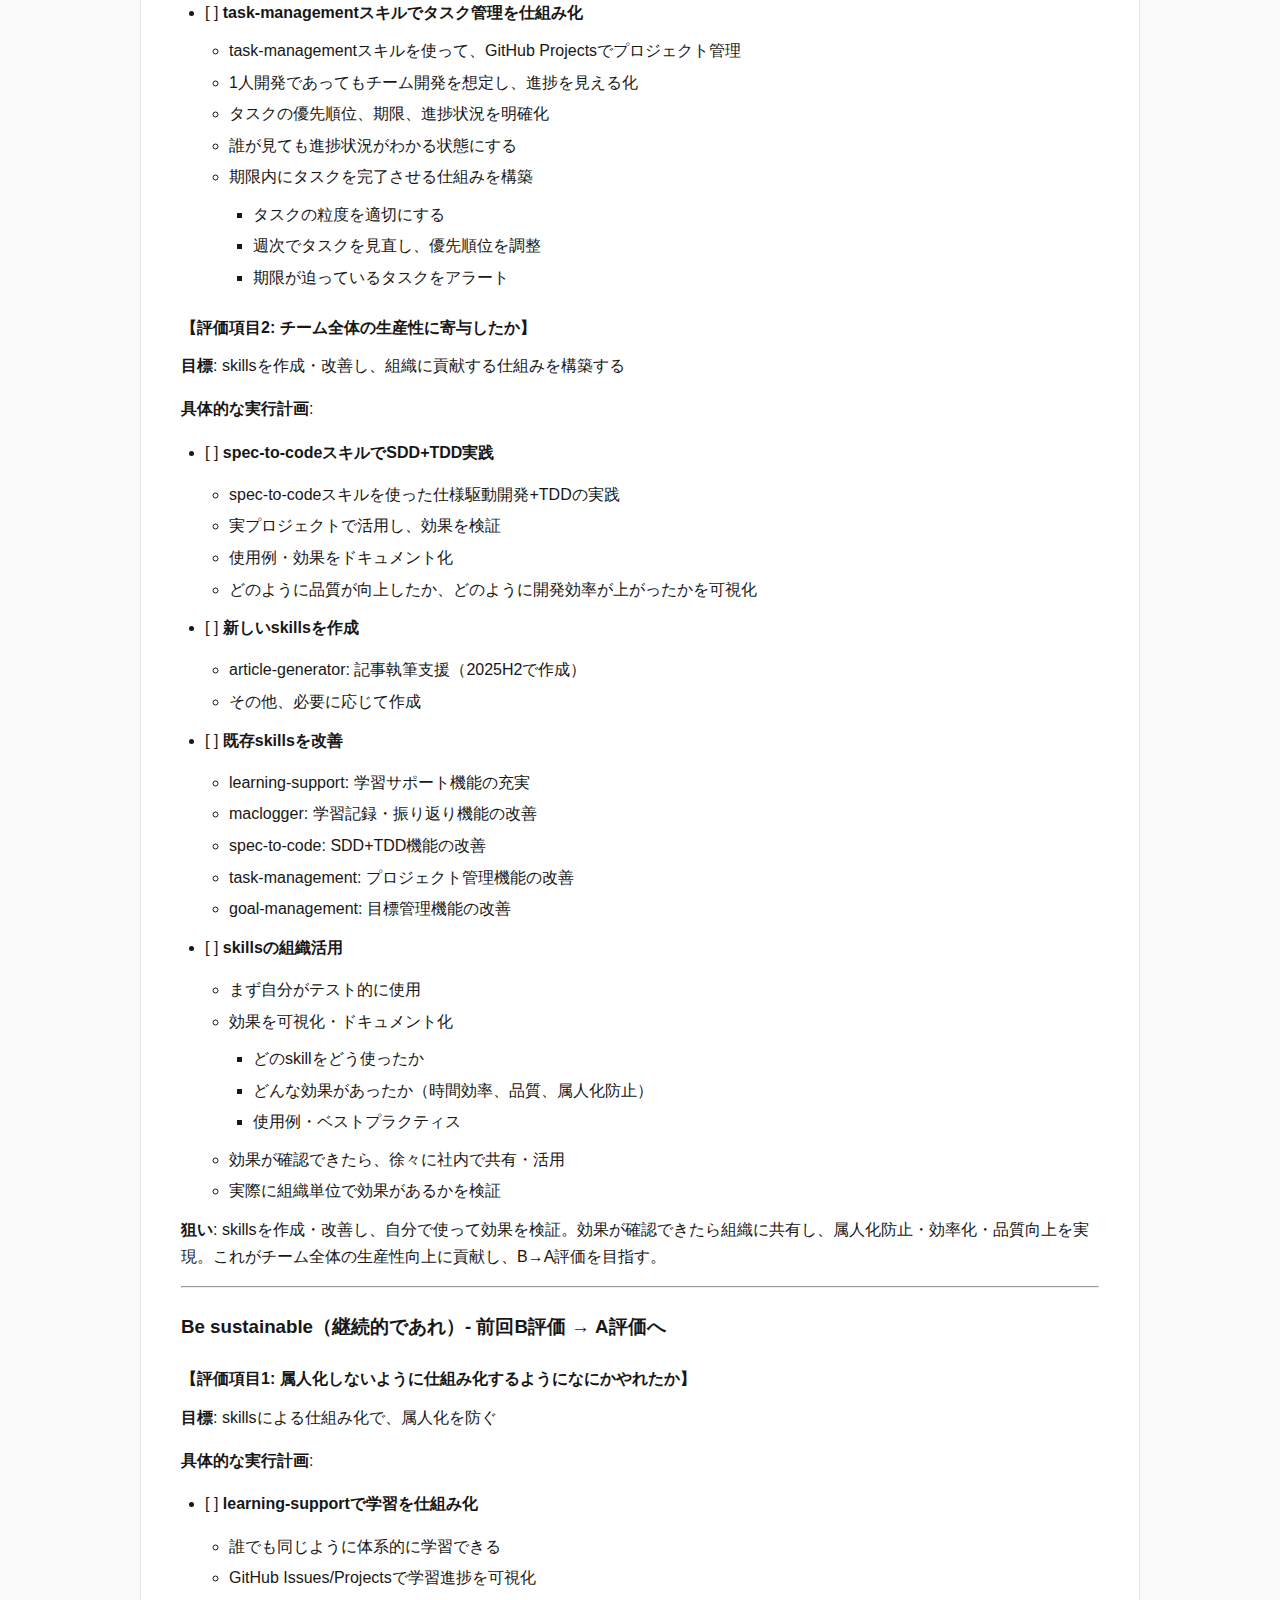
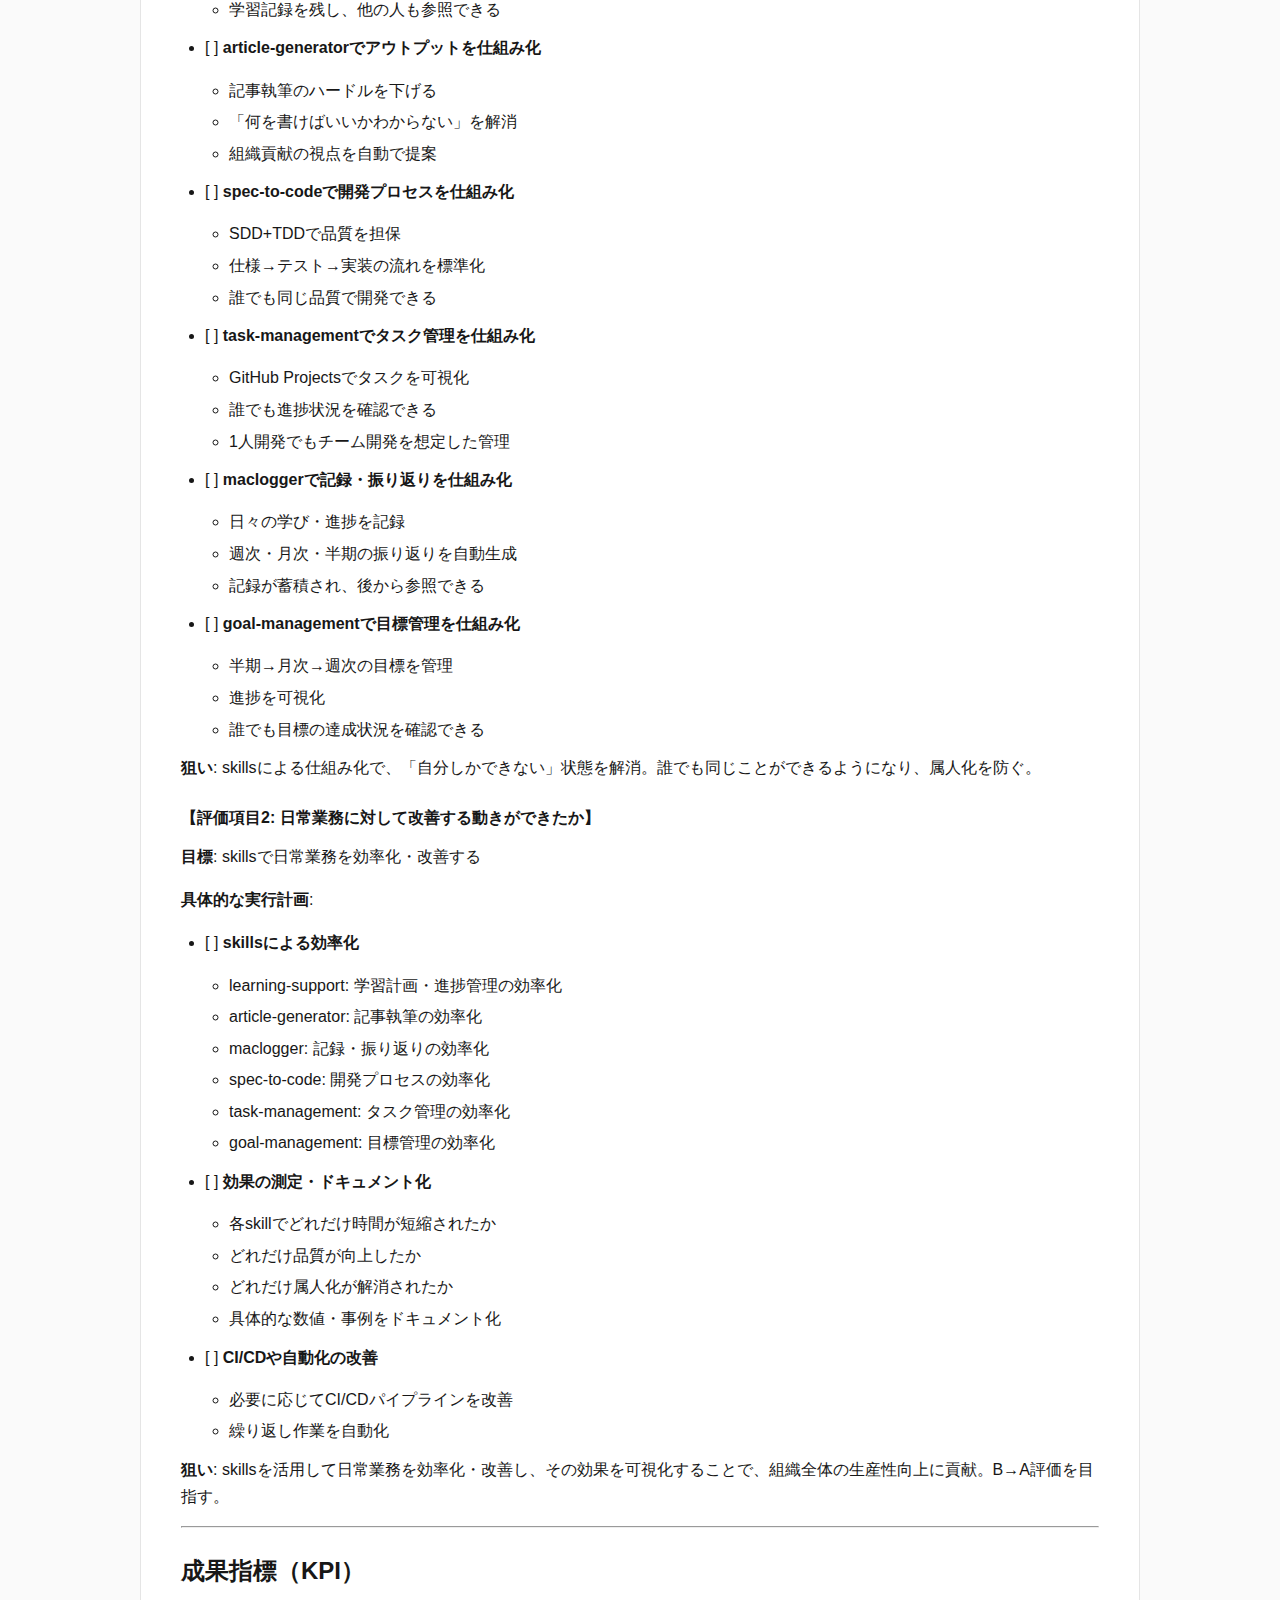
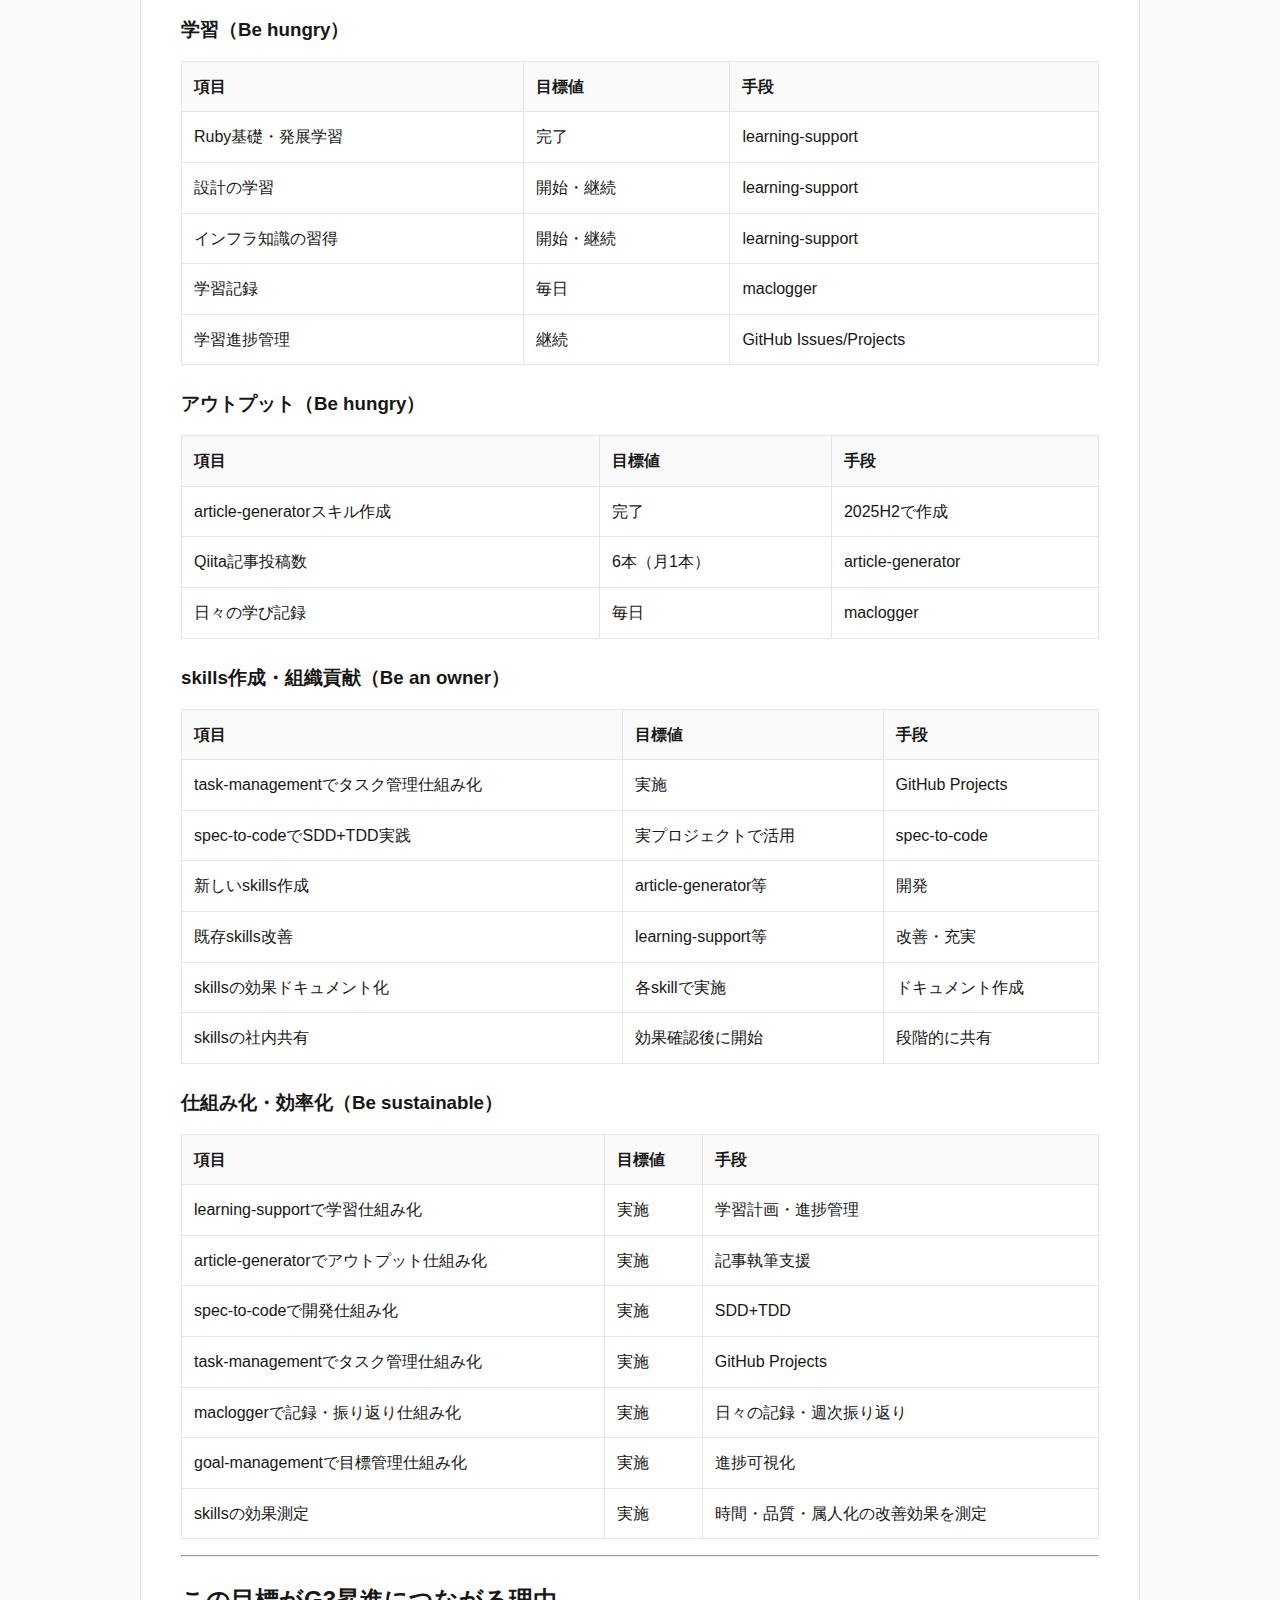
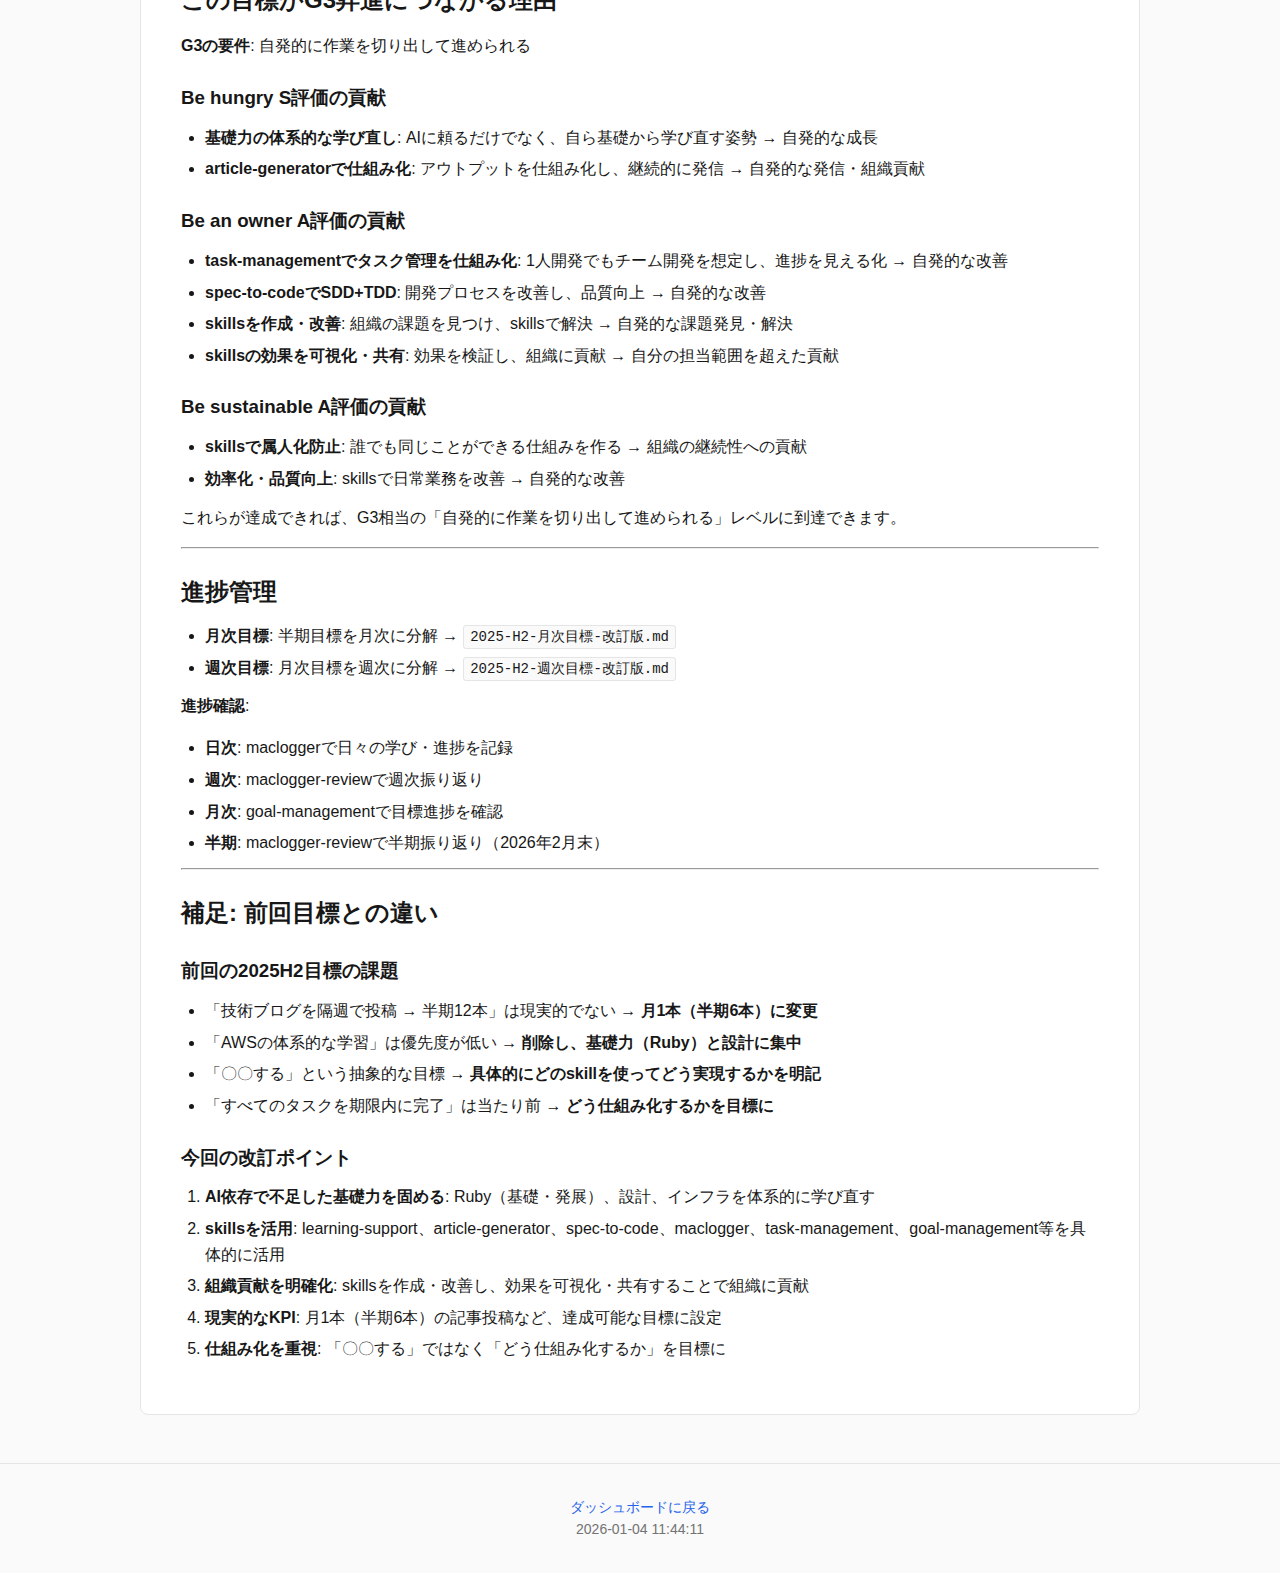
<file: docs/goals/2025-H2-半期目標.html>
<!DOCTYPE html>
<html lang="ja">
<head>
    <meta charset="UTF-8">
    <meta name="viewport" content="width=device-width, initial-scale=1.0">
    <title>2025-H2-半期目標 - xincere-review</title>
    <link rel="stylesheet" href="../assets/style.css">
</head>
<body>
    <header>
        <h1><a href="../index.html">xincere-review</a></h1>
        <p>2025-H2-半期目標</p>
    </header>
    
    <main class="content">
        <h1>2025H2 半期目標（改訂版）</h1>
<p><strong>期間</strong>: 2025年10月〜2026年3月（6ヶ月）
<strong>作成日</strong>: 2026年1月3日
<strong>現在のグレード</strong>: G2（作業者）
<strong>目標グレード</strong>: G3（自走可能）</p>
<h2>半期テーマ</h2>
<p><strong>AI依存で不足した基礎力を固め、仕組み（skills）を作って組織に貢献する</strong></p>
<h2>背景・課題認識</h2>
<h3>根本的な課題</h3>
<p>この1年間、AIを使って実装を続けてきたが、基礎的な理解が乏しいまま実装を進めてしまった結果、以下の課題が浮かび上がった：</p>
<ol>
<li>
<p><strong>基礎力の不足</strong></p>
<ul>
<li>Rubyの基礎・発展的な理解が不足</li>
<li>設計力の不足（DB設計、アーキテクチャ、ドメインモデリング）</li>
<li>インフラ知識の不足</li>
</ul>
</li>
<li>
<p><strong>アウトプットの課題</strong></p>
<ul>
<li>「大したことじゃない」と思い、学びをアウトプットしない</li>
<li>記事ネタが思いつかない</li>
</ul>
</li>
<li>
<p><strong>属人化・効率化の課題</strong></p>
<ul>
<li>何をドキュメント化すべきかわからない</li>
<li>チームへの貢献が見えにくい</li>
</ul>
</li>
</ol>
<h3>解決アプローチ</h3>
<p><strong>仕組み（skills）を作って、誰でも同じことができるようにする = 属人化防止・効率化・品質向上 = 組織貢献</strong></p>
<ul>
<li>learning-support: 誰でも学習を簡単に進められる</li>
<li>maclogger: 学習記録、週報作成、目標振り返り</li>
<li>spec-to-code: SDD（仕様駆動開発）+ TDD</li>
<li>article-generator: 記事執筆支援</li>
<li>task-management: プロジェクト管理・GitHub Projects連携</li>
<li>goal-management: 目標管理</li>
</ul>
<p>まず自分がテスト的に使ってみて、効果があれば徐々に使ってもらう人を増やし、実際に組織単位で効果があるかを検証する。</p>
<hr />
<h2>Value別の半期目標</h2>
<h3>Be hungry（貪欲になれ）- 前回A評価 → S評価へ</h3>
<h4>【評価項目1: 貪欲に新しいものを勉強したか】</h4>
<p><strong>目標</strong>: AI依存で不足した基礎力を体系的に学び直す</p>
<p><strong>具体的な実行計画</strong>:</p>
<ul>
<li>
<p>[ ] <strong>Rubyの基礎・発展的な学習（learning-support使用）</strong></p>
<ul>
<li>learning-supportで学習計画を立案</li>
<li>基礎文法、オブジェクト指向、メタプログラミング</li>
<li>Rails の内部実装、設計パターン、パフォーマンスチューニング</li>
<li>実プロジェクトで学んだ知識を適用</li>
<li>学習記録をmacloggerに記録</li>
<li>GitHub Issues/Projectsで学習進捗を管理</li>
</ul>
</li>
<li>
<p>[ ] <strong>設計の学習（learning-support使用）</strong></p>
<ul>
<li>DB設計の基礎・発展</li>
<li>アーキテクチャパターン（MVC、レイヤードアーキテクチャ、クリーンアーキテクチャなど）</li>
<li>ドメインモデリングの基礎</li>
<li>学んだパターンを実プロジェクトで適用</li>
<li>学習記録をmacloggerに記録</li>
<li>GitHub Issues/Projectsで学習進捗を管理</li>
</ul>
</li>
<li>
<p>[ ] <strong>インフラ知識の習得（learning-support使用）</strong></p>
<ul>
<li>Docker、CI/CD、デプロイの基礎・発展</li>
<li>実プロジェクトで活用</li>
<li>学習記録をmacloggerに記録</li>
<li>GitHub Issues/Projectsで学習進捗を管理</li>
</ul>
</li>
</ul>
<p><strong>進捗管理</strong>:</p>
<ul>
<li>learning-supportでGitHub Issues/Projectsで学習計画・進捗を管理</li>
<li>macloggerで日々の学習を記録</li>
</ul>
<h4>【評価項目2: 貪欲に仕事に取り組んだか】</h4>
<p><strong>目標</strong>: 小さな学びも価値があると認識し、アウトプットする仕組みを構築する</p>
<p><strong>具体的な実行計画</strong>:</p>
<ul>
<li>
<p>[ ] <strong>article-generatorスキルの作成（2025H2で作成予定）</strong></p>
<ul>
<li>macloggerの記録から記事ネタを提案</li>
<li>「何がどう学びになったのか、それがどう組織の役に立つのか」という視点で段落構成を作成</li>
<li>ユーザーが選択・編集して公開</li>
</ul>
</li>
<li>
<p>[ ] <strong>article-generatorを使ってQiita記事を月1本ペース → 半期6本</strong></p>
<ul>
<li>「大したことじゃない」という思い込みを捨てる</li>
<li>小さな学び（エラー解決、設定方法、ハマりポイントなど）も記事にする</li>
<li>仕組みで継続を実現</li>
</ul>
</li>
<li>
<p>[ ] <strong>macloggerで日々の学びを記録</strong></p>
<ul>
<li>毎日の開発・学びをmacloggerに記録</li>
<li>article-generatorの記事ネタ提案に活用</li>
</ul>
</li>
</ul>
<p><strong>狙い</strong>: article-generatorで「小さな学びを価値あるアウトプット」に変換する仕組みを確立し、月1本の記事投稿を習慣化。A→S評価を目指す。</p>
<hr />
<h3>Be an owner（当事者たれ）- 前回B評価 → A評価へ</h3>
<h4>【評価項目1: 締め切り意識を持てたか】</h4>
<p><strong>目標</strong>: タスク管理を仕組み化し、進捗を可視化する</p>
<p><strong>具体的な実行計画</strong>:</p>
<ul>
<li>[ ] <strong>task-managementスキルでタスク管理を仕組み化</strong>
<ul>
<li>task-managementスキルを使って、GitHub Projectsでプロジェクト管理</li>
<li>1人開発であってもチーム開発を想定し、進捗を見える化</li>
<li>タスクの優先順位、期限、進捗状況を明確化</li>
<li>誰が見ても進捗状況がわかる状態にする</li>
<li>期限内にタスクを完了させる仕組みを構築
<ul>
<li>タスクの粒度を適切にする</li>
<li>週次でタスクを見直し、優先順位を調整</li>
<li>期限が迫っているタスクをアラート</li>
</ul>
</li>
</ul>
</li>
</ul>
<h4>【評価項目2: チーム全体の生産性に寄与したか】</h4>
<p><strong>目標</strong>: skillsを作成・改善し、組織に貢献する仕組みを構築する</p>
<p><strong>具体的な実行計画</strong>:</p>
<ul>
<li>
<p>[ ] <strong>spec-to-codeスキルでSDD+TDD実践</strong></p>
<ul>
<li>spec-to-codeスキルを使った仕様駆動開発+TDDの実践</li>
<li>実プロジェクトで活用し、効果を検証</li>
<li>使用例・効果をドキュメント化</li>
<li>どのように品質が向上したか、どのように開発効率が上がったかを可視化</li>
</ul>
</li>
<li>
<p>[ ] <strong>新しいskillsを作成</strong></p>
<ul>
<li>article-generator: 記事執筆支援（2025H2で作成）</li>
<li>その他、必要に応じて作成</li>
</ul>
</li>
<li>
<p>[ ] <strong>既存skillsを改善</strong></p>
<ul>
<li>learning-support: 学習サポート機能の充実</li>
<li>maclogger: 学習記録・振り返り機能の改善</li>
<li>spec-to-code: SDD+TDD機能の改善</li>
<li>task-management: プロジェクト管理機能の改善</li>
<li>goal-management: 目標管理機能の改善</li>
</ul>
</li>
<li>
<p>[ ] <strong>skillsの組織活用</strong></p>
<ul>
<li>まず自分がテスト的に使用</li>
<li>効果を可視化・ドキュメント化
<ul>
<li>どのskillをどう使ったか</li>
<li>どんな効果があったか（時間効率、品質、属人化防止）</li>
<li>使用例・ベストプラクティス</li>
</ul>
</li>
<li>効果が確認できたら、徐々に社内で共有・活用</li>
<li>実際に組織単位で効果があるかを検証</li>
</ul>
</li>
</ul>
<p><strong>狙い</strong>: skillsを作成・改善し、自分で使って効果を検証。効果が確認できたら組織に共有し、属人化防止・効率化・品質向上を実現。これがチーム全体の生産性向上に貢献し、B→A評価を目指す。</p>
<hr />
<h3>Be sustainable（継続的であれ）- 前回B評価 → A評価へ</h3>
<h4>【評価項目1: 属人化しないように仕組み化するようになにかやれたか】</h4>
<p><strong>目標</strong>: skillsによる仕組み化で、属人化を防ぐ</p>
<p><strong>具体的な実行計画</strong>:</p>
<ul>
<li>
<p>[ ] <strong>learning-supportで学習を仕組み化</strong></p>
<ul>
<li>誰でも同じように体系的に学習できる</li>
<li>GitHub Issues/Projectsで学習進捗を可視化</li>
<li>学習記録を残し、他の人も参照できる</li>
</ul>
</li>
<li>
<p>[ ] <strong>article-generatorでアウトプットを仕組み化</strong></p>
<ul>
<li>記事執筆のハードルを下げる</li>
<li>「何を書けばいいかわからない」を解消</li>
<li>組織貢献の視点を自動で提案</li>
</ul>
</li>
<li>
<p>[ ] <strong>spec-to-codeで開発プロセスを仕組み化</strong></p>
<ul>
<li>SDD+TDDで品質を担保</li>
<li>仕様→テスト→実装の流れを標準化</li>
<li>誰でも同じ品質で開発できる</li>
</ul>
</li>
<li>
<p>[ ] <strong>task-managementでタスク管理を仕組み化</strong></p>
<ul>
<li>GitHub Projectsでタスクを可視化</li>
<li>誰でも進捗状況を確認できる</li>
<li>1人開発でもチーム開発を想定した管理</li>
</ul>
</li>
<li>
<p>[ ] <strong>macloggerで記録・振り返りを仕組み化</strong></p>
<ul>
<li>日々の学び・進捗を記録</li>
<li>週次・月次・半期の振り返りを自動生成</li>
<li>記録が蓄積され、後から参照できる</li>
</ul>
</li>
<li>
<p>[ ] <strong>goal-managementで目標管理を仕組み化</strong></p>
<ul>
<li>半期→月次→週次の目標を管理</li>
<li>進捗を可視化</li>
<li>誰でも目標の達成状況を確認できる</li>
</ul>
</li>
</ul>
<p><strong>狙い</strong>: skillsによる仕組み化で、「自分しかできない」状態を解消。誰でも同じことができるようになり、属人化を防ぐ。</p>
<h4>【評価項目2: 日常業務に対して改善する動きができたか】</h4>
<p><strong>目標</strong>: skillsで日常業務を効率化・改善する</p>
<p><strong>具体的な実行計画</strong>:</p>
<ul>
<li>
<p>[ ] <strong>skillsによる効率化</strong></p>
<ul>
<li>learning-support: 学習計画・進捗管理の効率化</li>
<li>article-generator: 記事執筆の効率化</li>
<li>maclogger: 記録・振り返りの効率化</li>
<li>spec-to-code: 開発プロセスの効率化</li>
<li>task-management: タスク管理の効率化</li>
<li>goal-management: 目標管理の効率化</li>
</ul>
</li>
<li>
<p>[ ] <strong>効果の測定・ドキュメント化</strong></p>
<ul>
<li>各skillでどれだけ時間が短縮されたか</li>
<li>どれだけ品質が向上したか</li>
<li>どれだけ属人化が解消されたか</li>
<li>具体的な数値・事例をドキュメント化</li>
</ul>
</li>
<li>
<p>[ ] <strong>CI/CDや自動化の改善</strong></p>
<ul>
<li>必要に応じてCI/CDパイプラインを改善</li>
<li>繰り返し作業を自動化</li>
</ul>
</li>
</ul>
<p><strong>狙い</strong>: skillsを活用して日常業務を効率化・改善し、その効果を可視化することで、組織全体の生産性向上に貢献。B→A評価を目指す。</p>
<hr />
<h2>成果指標（KPI）</h2>
<h3>学習（Be hungry）</h3>
<table>
<thead>
<tr>
<th>項目</th>
<th>目標値</th>
<th>手段</th>
</tr>
</thead>
<tbody>
<tr>
<td>Ruby基礎・発展学習</td>
<td>完了</td>
<td>learning-support</td>
</tr>
<tr>
<td>設計の学習</td>
<td>開始・継続</td>
<td>learning-support</td>
</tr>
<tr>
<td>インフラ知識の習得</td>
<td>開始・継続</td>
<td>learning-support</td>
</tr>
<tr>
<td>学習記録</td>
<td>毎日</td>
<td>maclogger</td>
</tr>
<tr>
<td>学習進捗管理</td>
<td>継続</td>
<td>GitHub Issues/Projects</td>
</tr>
</tbody>
</table>
<h3>アウトプット（Be hungry）</h3>
<table>
<thead>
<tr>
<th>項目</th>
<th>目標値</th>
<th>手段</th>
</tr>
</thead>
<tbody>
<tr>
<td>article-generatorスキル作成</td>
<td>完了</td>
<td>2025H2で作成</td>
</tr>
<tr>
<td>Qiita記事投稿数</td>
<td>6本（月1本）</td>
<td>article-generator</td>
</tr>
<tr>
<td>日々の学び記録</td>
<td>毎日</td>
<td>maclogger</td>
</tr>
</tbody>
</table>
<h3>skills作成・組織貢献（Be an owner）</h3>
<table>
<thead>
<tr>
<th>項目</th>
<th>目標値</th>
<th>手段</th>
</tr>
</thead>
<tbody>
<tr>
<td>task-managementでタスク管理仕組み化</td>
<td>実施</td>
<td>GitHub Projects</td>
</tr>
<tr>
<td>spec-to-codeでSDD+TDD実践</td>
<td>実プロジェクトで活用</td>
<td>spec-to-code</td>
</tr>
<tr>
<td>新しいskills作成</td>
<td>article-generator等</td>
<td>開発</td>
</tr>
<tr>
<td>既存skills改善</td>
<td>learning-support等</td>
<td>改善・充実</td>
</tr>
<tr>
<td>skillsの効果ドキュメント化</td>
<td>各skillで実施</td>
<td>ドキュメント作成</td>
</tr>
<tr>
<td>skillsの社内共有</td>
<td>効果確認後に開始</td>
<td>段階的に共有</td>
</tr>
</tbody>
</table>
<h3>仕組み化・効率化（Be sustainable）</h3>
<table>
<thead>
<tr>
<th>項目</th>
<th>目標値</th>
<th>手段</th>
</tr>
</thead>
<tbody>
<tr>
<td>learning-supportで学習仕組み化</td>
<td>実施</td>
<td>学習計画・進捗管理</td>
</tr>
<tr>
<td>article-generatorでアウトプット仕組み化</td>
<td>実施</td>
<td>記事執筆支援</td>
</tr>
<tr>
<td>spec-to-codeで開発仕組み化</td>
<td>実施</td>
<td>SDD+TDD</td>
</tr>
<tr>
<td>task-managementでタスク管理仕組み化</td>
<td>実施</td>
<td>GitHub Projects</td>
</tr>
<tr>
<td>macloggerで記録・振り返り仕組み化</td>
<td>実施</td>
<td>日々の記録・週次振り返り</td>
</tr>
<tr>
<td>goal-managementで目標管理仕組み化</td>
<td>実施</td>
<td>進捗可視化</td>
</tr>
<tr>
<td>skillsの効果測定</td>
<td>実施</td>
<td>時間・品質・属人化の改善効果を測定</td>
</tr>
</tbody>
</table>
<hr />
<h2>この目標がG3昇進につながる理由</h2>
<p><strong>G3の要件</strong>: 自発的に作業を切り出して進められる</p>
<h3>Be hungry S評価の貢献</h3>
<ul>
<li><strong>基礎力の体系的な学び直し</strong>: AIに頼るだけでなく、自ら基礎から学び直す姿勢 → 自発的な成長</li>
<li><strong>article-generatorで仕組み化</strong>: アウトプットを仕組み化し、継続的に発信 → 自発的な発信・組織貢献</li>
</ul>
<h3>Be an owner A評価の貢献</h3>
<ul>
<li><strong>task-managementでタスク管理を仕組み化</strong>: 1人開発でもチーム開発を想定し、進捗を見える化 → 自発的な改善</li>
<li><strong>spec-to-codeでSDD+TDD</strong>: 開発プロセスを改善し、品質向上 → 自発的な改善</li>
<li><strong>skillsを作成・改善</strong>: 組織の課題を見つけ、skillsで解決 → 自発的な課題発見・解決</li>
<li><strong>skillsの効果を可視化・共有</strong>: 効果を検証し、組織に貢献 → 自分の担当範囲を超えた貢献</li>
</ul>
<h3>Be sustainable A評価の貢献</h3>
<ul>
<li><strong>skillsで属人化防止</strong>: 誰でも同じことができる仕組みを作る → 組織の継続性への貢献</li>
<li><strong>効率化・品質向上</strong>: skillsで日常業務を改善 → 自発的な改善</li>
</ul>
<p>これらが達成できれば、G3相当の「自発的に作業を切り出して進められる」レベルに到達できます。</p>
<hr />
<h2>進捗管理</h2>
<ul>
<li><strong>月次目標</strong>: 半期目標を月次に分解 → <code>2025-H2-月次目標-改訂版.md</code></li>
<li><strong>週次目標</strong>: 月次目標を週次に分解 → <code>2025-H2-週次目標-改訂版.md</code></li>
</ul>
<p><strong>進捗確認</strong>:</p>
<ul>
<li><strong>日次</strong>: macloggerで日々の学び・進捗を記録</li>
<li><strong>週次</strong>: maclogger-reviewで週次振り返り</li>
<li><strong>月次</strong>: goal-managementで目標進捗を確認</li>
<li><strong>半期</strong>: maclogger-reviewで半期振り返り（2026年2月末）</li>
</ul>
<hr />
<h2>補足: 前回目標との違い</h2>
<h3>前回の2025H2目標の課題</h3>
<ul>
<li>「技術ブログを隔週で投稿 → 半期12本」は現実的でない → <strong>月1本（半期6本）に変更</strong></li>
<li>「AWSの体系的な学習」は優先度が低い → <strong>削除し、基礎力（Ruby）と設計に集中</strong></li>
<li>「〇〇する」という抽象的な目標 → <strong>具体的にどのskillを使ってどう実現するかを明記</strong></li>
<li>「すべてのタスクを期限内に完了」は当たり前 → <strong>どう仕組み化するかを目標に</strong></li>
</ul>
<h3>今回の改訂ポイント</h3>
<ol>
<li><strong>AI依存で不足した基礎力を固める</strong>: Ruby（基礎・発展）、設計、インフラを体系的に学び直す</li>
<li><strong>skillsを活用</strong>: learning-support、article-generator、spec-to-code、maclogger、task-management、goal-management等を具体的に活用</li>
<li><strong>組織貢献を明確化</strong>: skillsを作成・改善し、効果を可視化・共有することで組織に貢献</li>
<li><strong>現実的なKPI</strong>: 月1本（半期6本）の記事投稿など、達成可能な目標に設定</li>
<li><strong>仕組み化を重視</strong>: 「〇〇する」ではなく「どう仕組み化するか」を目標に</li>
</ol>

    </main>
    
    <footer>
        <p><a href="../index.html">ダッシュボードに戻る</a></p>
        <p>2026-01-04 11:44:11</p>
    </footer>
</body>
</html>
</file>
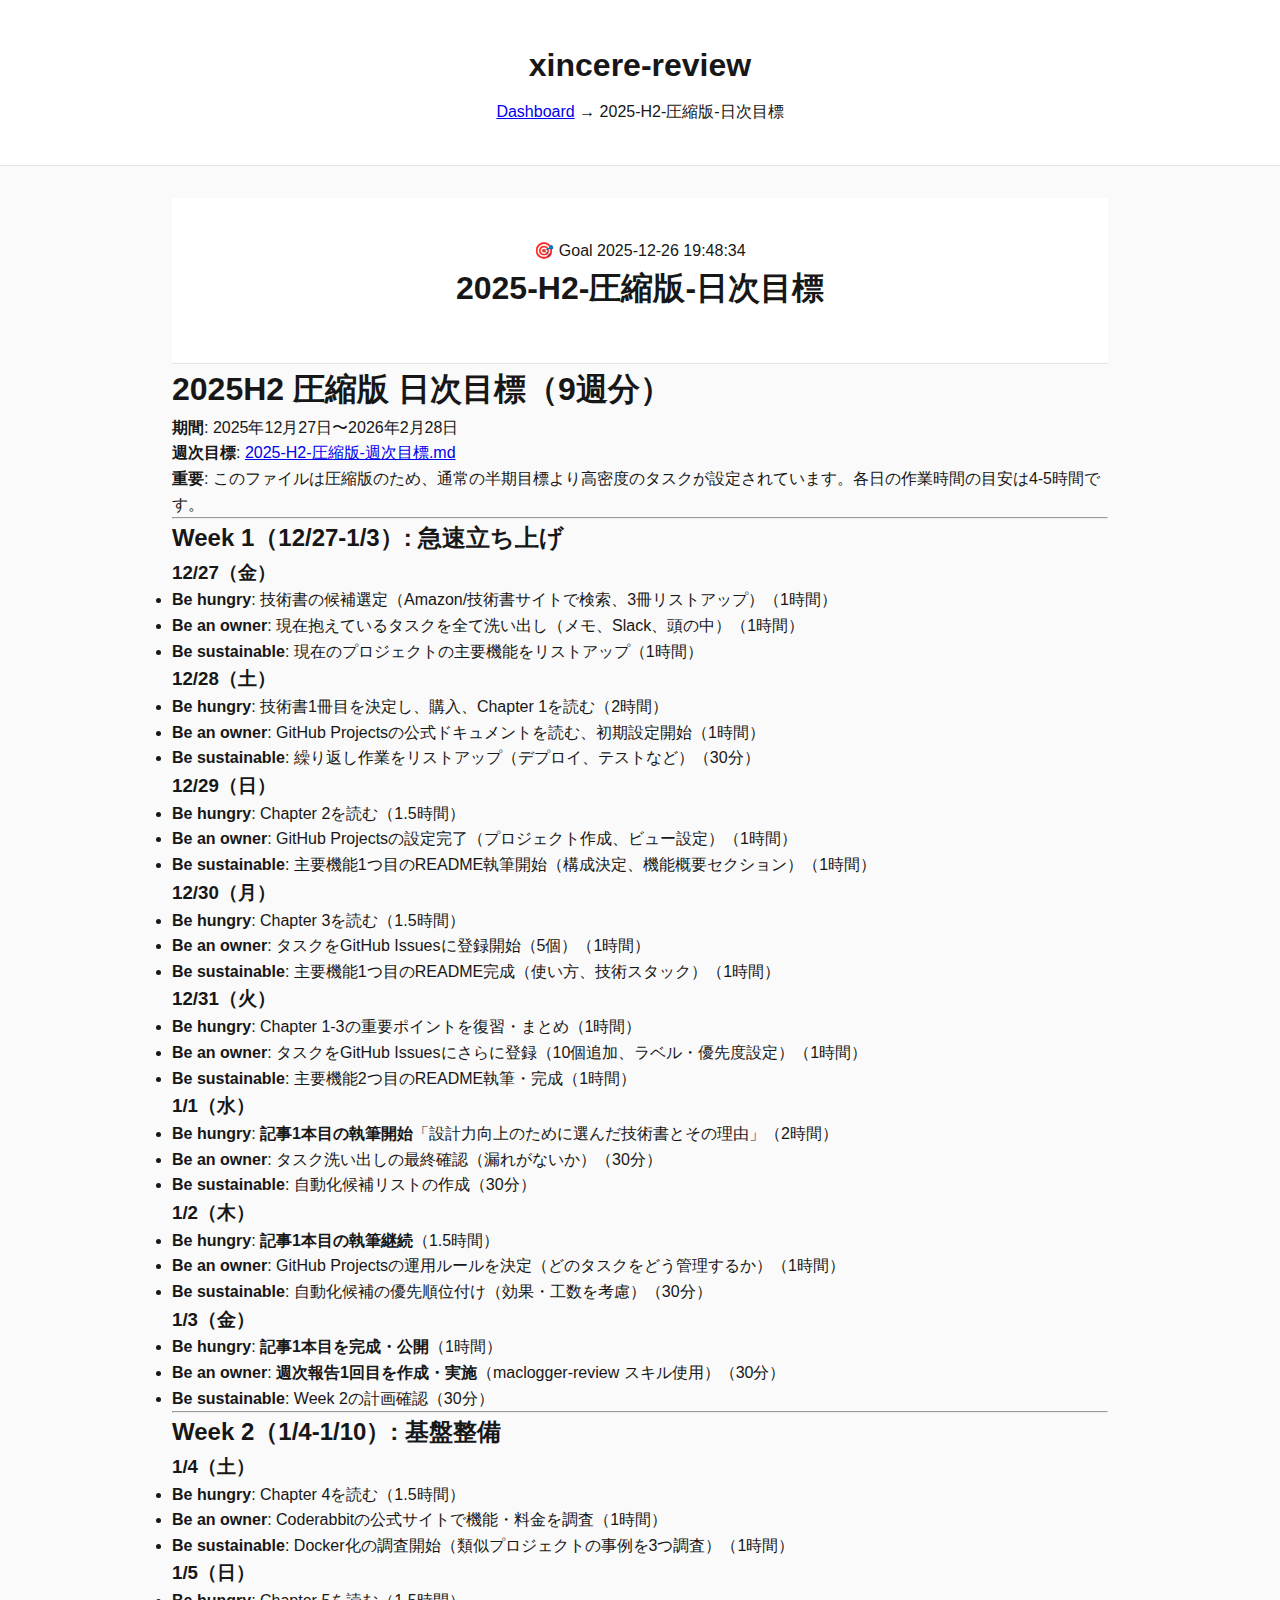
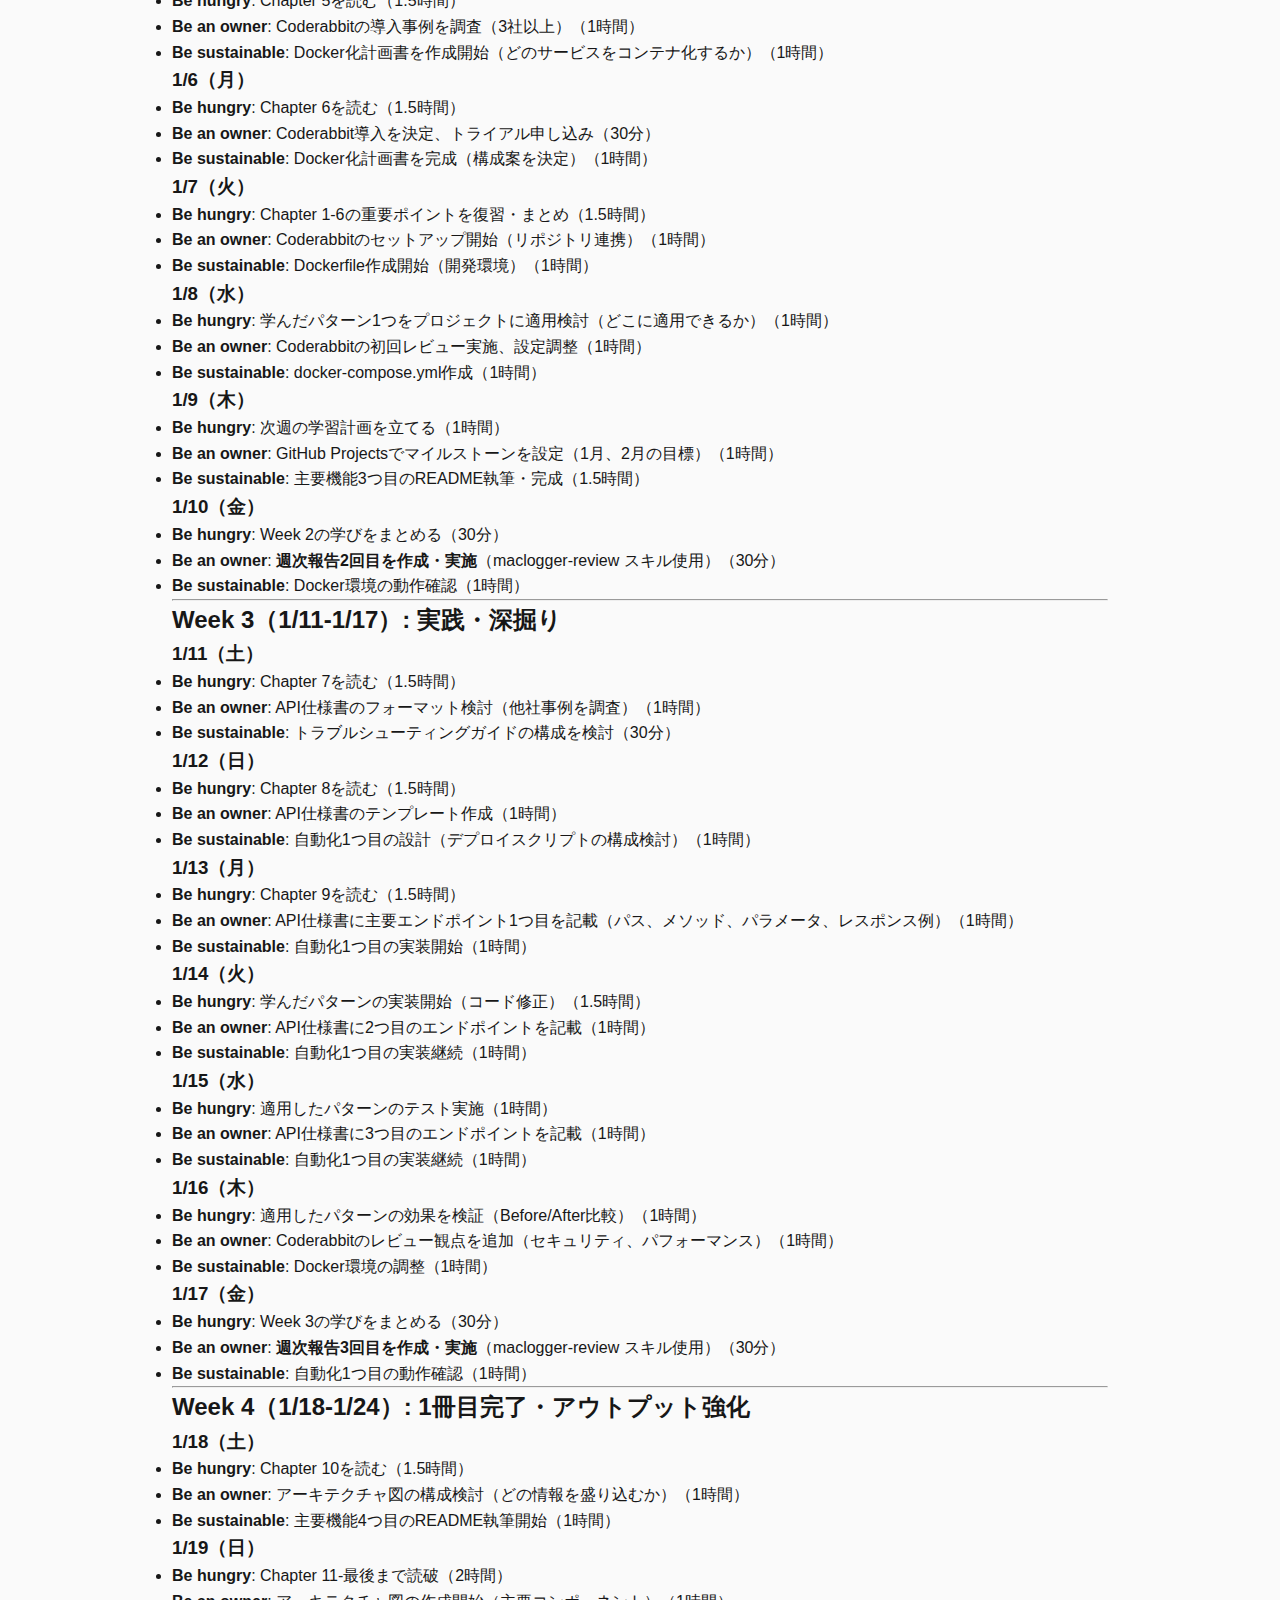
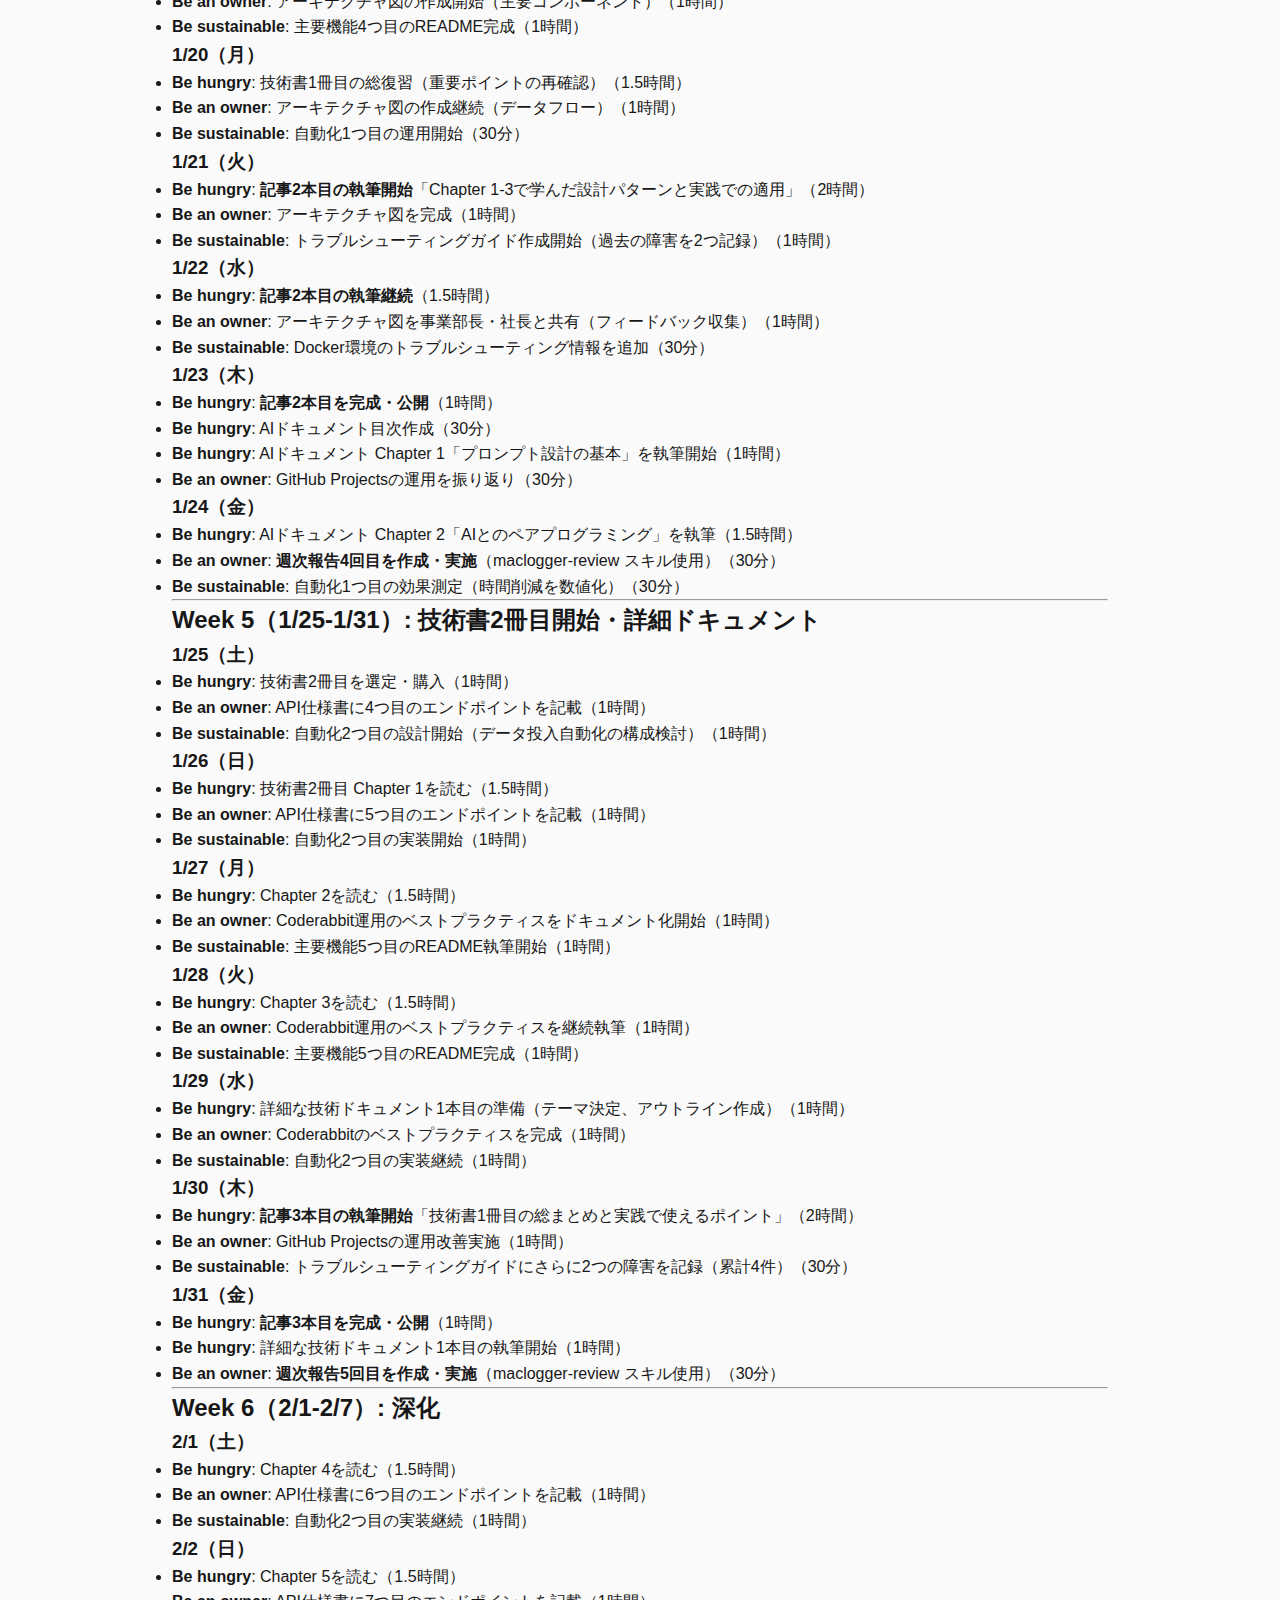
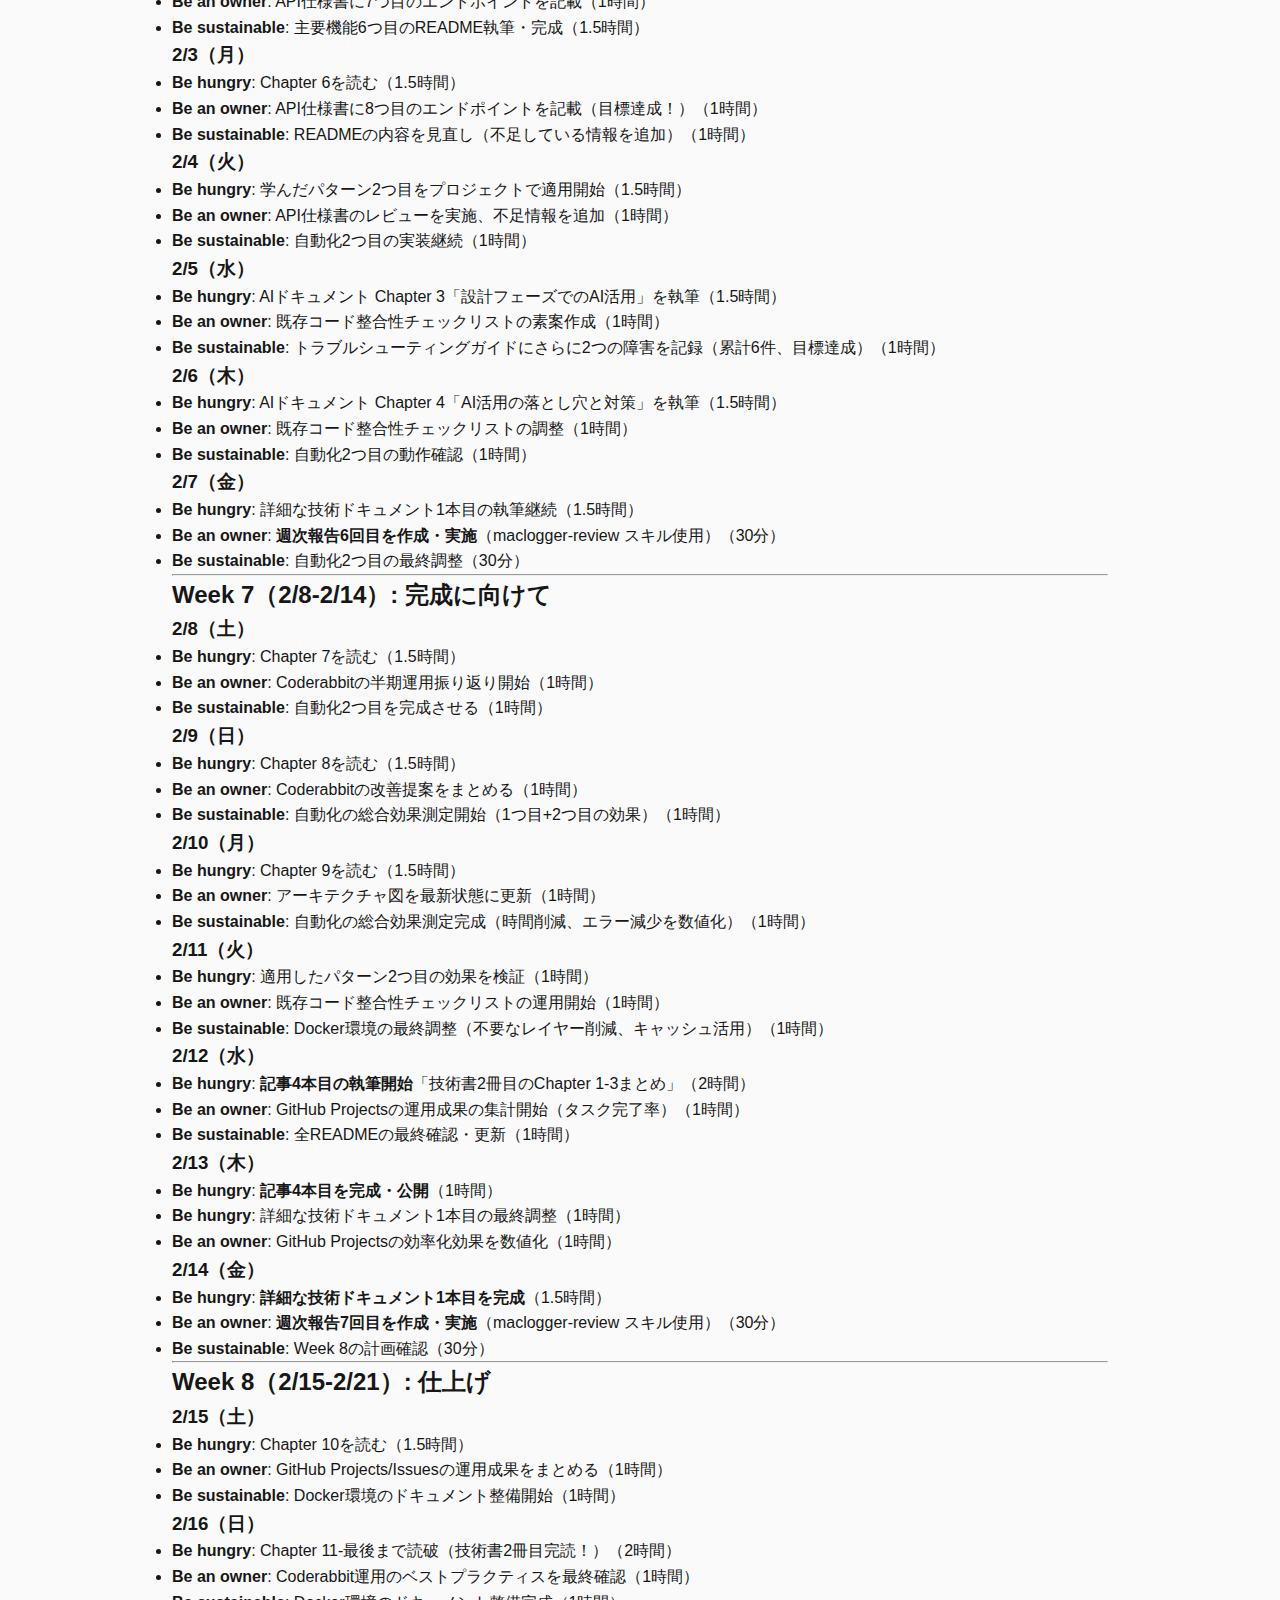
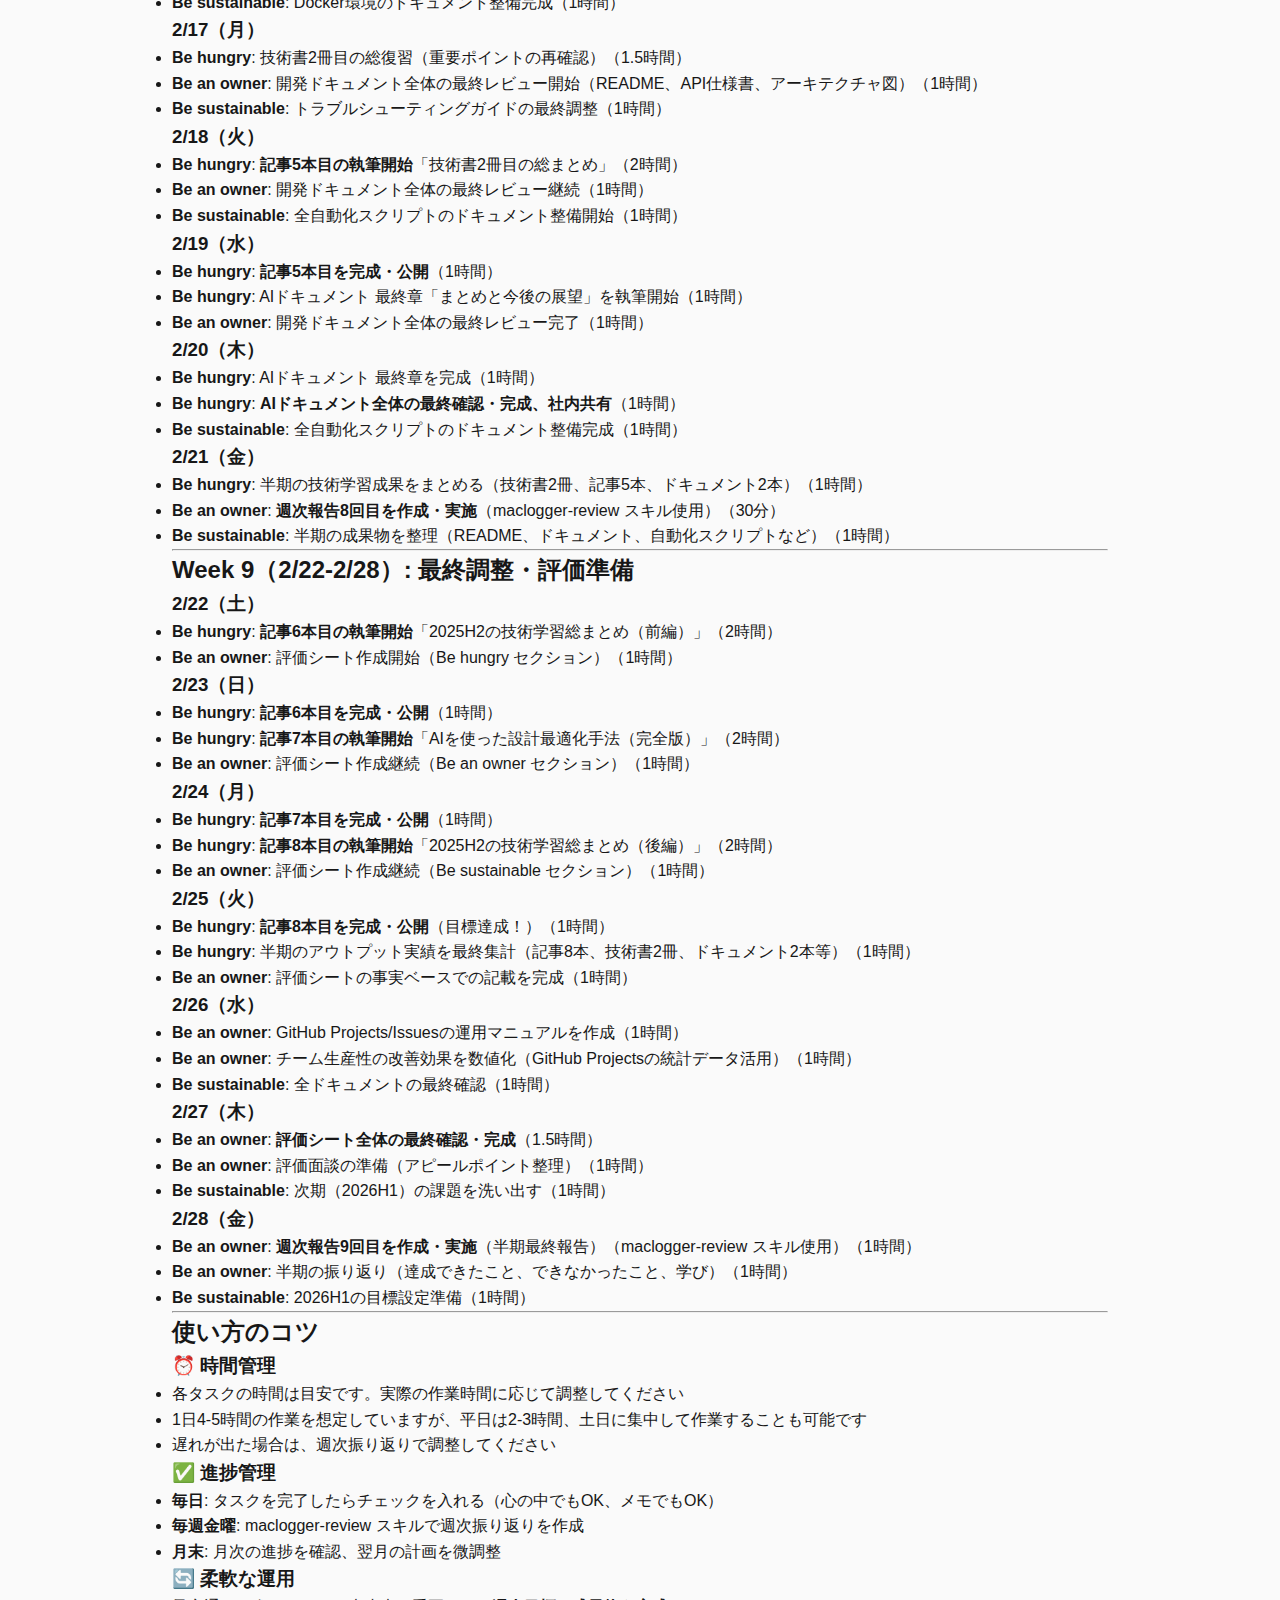
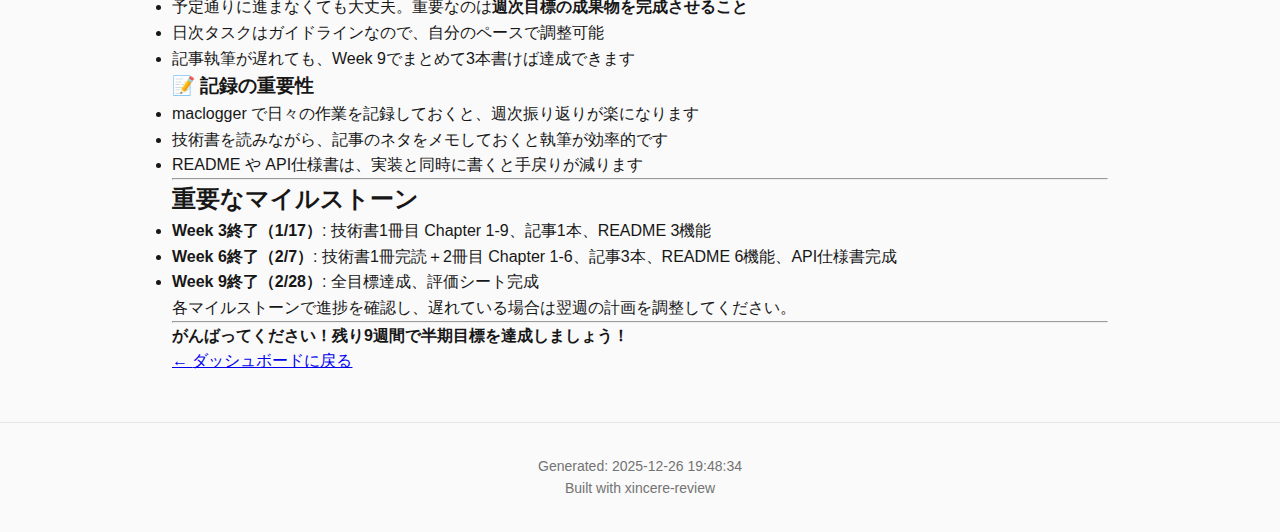
<file: docs/goals/2025-H2-圧縮版-日次目標.html>
<!DOCTYPE html>
<html lang="ja">
<head>
    <meta charset="UTF-8">
    <meta name="viewport" content="width=device-width, initial-scale=1.0">
    <meta name="description" content="目標: 2025-H2-圧縮版-日次目標">
    <title>2025-H2-圧縮版-日次目標 - xincere-review</title>
    <link rel="stylesheet" href="../assets/style.css">
</head>
<body>
    <header>
        <div class="header-content">
            <h1><a href="../index.html">xincere-review</a></h1>
            <nav class="breadcrumb">
                <a href="../index.html" class="breadcrumb-link">Dashboard</a>
                <span class="breadcrumb-separator">→</span>
                <span class="breadcrumb-current">2025-H2-圧縮版-日次目標</span>
            </nav>
        </div>
    </header>

    <main>
        <article class="document">
            <header class="document-header">
                <div class="document-meta">
                    <span class="document-type">🎯 Goal</span>
                    <span class="document-date">2025-12-26 19:48:34</span>
                </div>
                <h1 class="document-title">2025-H2-圧縮版-日次目標</h1>
            </header>

            <div class="document-content">
                <h1>2025H2 圧縮版 日次目標（9週分）</h1>
<p><strong>期間</strong>: 2025年12月27日〜2026年2月28日</p>
<p><strong>週次目標</strong>: <a href="2025-H2-圧縮版-週次目標.md">2025-H2-圧縮版-週次目標.md</a></p>
<p><strong>重要</strong>: このファイルは圧縮版のため、通常の半期目標より高密度のタスクが設定されています。各日の作業時間の目安は4-5時間です。</p>
<hr />
<h2>Week 1（12/27-1/3）: 急速立ち上げ</h2>
<h3>12/27（金）</h3>
<ul>
<li><strong>Be hungry</strong>: 技術書の候補選定（Amazon/技術書サイトで検索、3冊リストアップ）（1時間）</li>
<li><strong>Be an owner</strong>: 現在抱えているタスクを全て洗い出し（メモ、Slack、頭の中）（1時間）</li>
<li><strong>Be sustainable</strong>: 現在のプロジェクトの主要機能をリストアップ（1時間）</li>
</ul>
<h3>12/28（土）</h3>
<ul>
<li><strong>Be hungry</strong>: 技術書1冊目を決定し、購入、Chapter 1を読む（2時間）</li>
<li><strong>Be an owner</strong>: GitHub Projectsの公式ドキュメントを読む、初期設定開始（1時間）</li>
<li><strong>Be sustainable</strong>: 繰り返し作業をリストアップ（デプロイ、テストなど）（30分）</li>
</ul>
<h3>12/29（日）</h3>
<ul>
<li><strong>Be hungry</strong>: Chapter 2を読む（1.5時間）</li>
<li><strong>Be an owner</strong>: GitHub Projectsの設定完了（プロジェクト作成、ビュー設定）（1時間）</li>
<li><strong>Be sustainable</strong>: 主要機能1つ目のREADME執筆開始（構成決定、機能概要セクション）（1時間）</li>
</ul>
<h3>12/30（月）</h3>
<ul>
<li><strong>Be hungry</strong>: Chapter 3を読む（1.5時間）</li>
<li><strong>Be an owner</strong>: タスクをGitHub Issuesに登録開始（5個）（1時間）</li>
<li><strong>Be sustainable</strong>: 主要機能1つ目のREADME完成（使い方、技術スタック）（1時間）</li>
</ul>
<h3>12/31（火）</h3>
<ul>
<li><strong>Be hungry</strong>: Chapter 1-3の重要ポイントを復習・まとめ（1時間）</li>
<li><strong>Be an owner</strong>: タスクをGitHub Issuesにさらに登録（10個追加、ラベル・優先度設定）（1時間）</li>
<li><strong>Be sustainable</strong>: 主要機能2つ目のREADME執筆・完成（1時間）</li>
</ul>
<h3>1/1（水）</h3>
<ul>
<li><strong>Be hungry</strong>: <strong>記事1本目の執筆開始</strong>「設計力向上のために選んだ技術書とその理由」（2時間）</li>
<li><strong>Be an owner</strong>: タスク洗い出しの最終確認（漏れがないか）（30分）</li>
<li><strong>Be sustainable</strong>: 自動化候補リストの作成（30分）</li>
</ul>
<h3>1/2（木）</h3>
<ul>
<li><strong>Be hungry</strong>: <strong>記事1本目の執筆継続</strong>（1.5時間）</li>
<li><strong>Be an owner</strong>: GitHub Projectsの運用ルールを決定（どのタスクをどう管理するか）（1時間）</li>
<li><strong>Be sustainable</strong>: 自動化候補の優先順位付け（効果・工数を考慮）（30分）</li>
</ul>
<h3>1/3（金）</h3>
<ul>
<li><strong>Be hungry</strong>: <strong>記事1本目を完成・公開</strong>（1時間）</li>
<li><strong>Be an owner</strong>: <strong>週次報告1回目を作成・実施</strong>（maclogger-review スキル使用）（30分）</li>
<li><strong>Be sustainable</strong>: Week 2の計画確認（30分）</li>
</ul>
<hr />
<h2>Week 2（1/4-1/10）: 基盤整備</h2>
<h3>1/4（土）</h3>
<ul>
<li><strong>Be hungry</strong>: Chapter 4を読む（1.5時間）</li>
<li><strong>Be an owner</strong>: Coderabbitの公式サイトで機能・料金を調査（1時間）</li>
<li><strong>Be sustainable</strong>: Docker化の調査開始（類似プロジェクトの事例を3つ調査）（1時間）</li>
</ul>
<h3>1/5（日）</h3>
<ul>
<li><strong>Be hungry</strong>: Chapter 5を読む（1.5時間）</li>
<li><strong>Be an owner</strong>: Coderabbitの導入事例を調査（3社以上）（1時間）</li>
<li><strong>Be sustainable</strong>: Docker化計画書を作成開始（どのサービスをコンテナ化するか）（1時間）</li>
</ul>
<h3>1/6（月）</h3>
<ul>
<li><strong>Be hungry</strong>: Chapter 6を読む（1.5時間）</li>
<li><strong>Be an owner</strong>: Coderabbit導入を決定、トライアル申し込み（30分）</li>
<li><strong>Be sustainable</strong>: Docker化計画書を完成（構成案を決定）（1時間）</li>
</ul>
<h3>1/7（火）</h3>
<ul>
<li><strong>Be hungry</strong>: Chapter 1-6の重要ポイントを復習・まとめ（1.5時間）</li>
<li><strong>Be an owner</strong>: Coderabbitのセットアップ開始（リポジトリ連携）（1時間）</li>
<li><strong>Be sustainable</strong>: Dockerfile作成開始（開発環境）（1時間）</li>
</ul>
<h3>1/8（水）</h3>
<ul>
<li><strong>Be hungry</strong>: 学んだパターン1つをプロジェクトに適用検討（どこに適用できるか）（1時間）</li>
<li><strong>Be an owner</strong>: Coderabbitの初回レビュー実施、設定調整（1時間）</li>
<li><strong>Be sustainable</strong>: docker-compose.yml作成（1時間）</li>
</ul>
<h3>1/9（木）</h3>
<ul>
<li><strong>Be hungry</strong>: 次週の学習計画を立てる（1時間）</li>
<li><strong>Be an owner</strong>: GitHub Projectsでマイルストーンを設定（1月、2月の目標）（1時間）</li>
<li><strong>Be sustainable</strong>: 主要機能3つ目のREADME執筆・完成（1.5時間）</li>
</ul>
<h3>1/10（金）</h3>
<ul>
<li><strong>Be hungry</strong>: Week 2の学びをまとめる（30分）</li>
<li><strong>Be an owner</strong>: <strong>週次報告2回目を作成・実施</strong>（maclogger-review スキル使用）（30分）</li>
<li><strong>Be sustainable</strong>: Docker環境の動作確認（1時間）</li>
</ul>
<hr />
<h2>Week 3（1/11-1/17）: 実践・深掘り</h2>
<h3>1/11（土）</h3>
<ul>
<li><strong>Be hungry</strong>: Chapter 7を読む（1.5時間）</li>
<li><strong>Be an owner</strong>: API仕様書のフォーマット検討（他社事例を調査）（1時間）</li>
<li><strong>Be sustainable</strong>: トラブルシューティングガイドの構成を検討（30分）</li>
</ul>
<h3>1/12（日）</h3>
<ul>
<li><strong>Be hungry</strong>: Chapter 8を読む（1.5時間）</li>
<li><strong>Be an owner</strong>: API仕様書のテンプレート作成（1時間）</li>
<li><strong>Be sustainable</strong>: 自動化1つ目の設計（デプロイスクリプトの構成検討）（1時間）</li>
</ul>
<h3>1/13（月）</h3>
<ul>
<li><strong>Be hungry</strong>: Chapter 9を読む（1.5時間）</li>
<li><strong>Be an owner</strong>: API仕様書に主要エンドポイント1つ目を記載（パス、メソッド、パラメータ、レスポンス例）（1時間）</li>
<li><strong>Be sustainable</strong>: 自動化1つ目の実装開始（1時間）</li>
</ul>
<h3>1/14（火）</h3>
<ul>
<li><strong>Be hungry</strong>: 学んだパターンの実装開始（コード修正）（1.5時間）</li>
<li><strong>Be an owner</strong>: API仕様書に2つ目のエンドポイントを記載（1時間）</li>
<li><strong>Be sustainable</strong>: 自動化1つ目の実装継続（1時間）</li>
</ul>
<h3>1/15（水）</h3>
<ul>
<li><strong>Be hungry</strong>: 適用したパターンのテスト実施（1時間）</li>
<li><strong>Be an owner</strong>: API仕様書に3つ目のエンドポイントを記載（1時間）</li>
<li><strong>Be sustainable</strong>: 自動化1つ目の実装継続（1時間）</li>
</ul>
<h3>1/16（木）</h3>
<ul>
<li><strong>Be hungry</strong>: 適用したパターンの効果を検証（Before/After比較）（1時間）</li>
<li><strong>Be an owner</strong>: Coderabbitのレビュー観点を追加（セキュリティ、パフォーマンス）（1時間）</li>
<li><strong>Be sustainable</strong>: Docker環境の調整（1時間）</li>
</ul>
<h3>1/17（金）</h3>
<ul>
<li><strong>Be hungry</strong>: Week 3の学びをまとめる（30分）</li>
<li><strong>Be an owner</strong>: <strong>週次報告3回目を作成・実施</strong>（maclogger-review スキル使用）（30分）</li>
<li><strong>Be sustainable</strong>: 自動化1つ目の動作確認（1時間）</li>
</ul>
<hr />
<h2>Week 4（1/18-1/24）: 1冊目完了・アウトプット強化</h2>
<h3>1/18（土）</h3>
<ul>
<li><strong>Be hungry</strong>: Chapter 10を読む（1.5時間）</li>
<li><strong>Be an owner</strong>: アーキテクチャ図の構成検討（どの情報を盛り込むか）（1時間）</li>
<li><strong>Be sustainable</strong>: 主要機能4つ目のREADME執筆開始（1時間）</li>
</ul>
<h3>1/19（日）</h3>
<ul>
<li><strong>Be hungry</strong>: Chapter 11-最後まで読破（2時間）</li>
<li><strong>Be an owner</strong>: アーキテクチャ図の作成開始（主要コンポーネント）（1時間）</li>
<li><strong>Be sustainable</strong>: 主要機能4つ目のREADME完成（1時間）</li>
</ul>
<h3>1/20（月）</h3>
<ul>
<li><strong>Be hungry</strong>: 技術書1冊目の総復習（重要ポイントの再確認）（1.5時間）</li>
<li><strong>Be an owner</strong>: アーキテクチャ図の作成継続（データフロー）（1時間）</li>
<li><strong>Be sustainable</strong>: 自動化1つ目の運用開始（30分）</li>
</ul>
<h3>1/21（火）</h3>
<ul>
<li><strong>Be hungry</strong>: <strong>記事2本目の執筆開始</strong>「Chapter 1-3で学んだ設計パターンと実践での適用」（2時間）</li>
<li><strong>Be an owner</strong>: アーキテクチャ図を完成（1時間）</li>
<li><strong>Be sustainable</strong>: トラブルシューティングガイド作成開始（過去の障害を2つ記録）（1時間）</li>
</ul>
<h3>1/22（水）</h3>
<ul>
<li><strong>Be hungry</strong>: <strong>記事2本目の執筆継続</strong>（1.5時間）</li>
<li><strong>Be an owner</strong>: アーキテクチャ図を事業部長・社長と共有（フィードバック収集）（1時間）</li>
<li><strong>Be sustainable</strong>: Docker環境のトラブルシューティング情報を追加（30分）</li>
</ul>
<h3>1/23（木）</h3>
<ul>
<li><strong>Be hungry</strong>: <strong>記事2本目を完成・公開</strong>（1時間）</li>
<li><strong>Be hungry</strong>: AIドキュメント目次作成（30分）</li>
<li><strong>Be hungry</strong>: AIドキュメント Chapter 1「プロンプト設計の基本」を執筆開始（1時間）</li>
<li><strong>Be an owner</strong>: GitHub Projectsの運用を振り返り（30分）</li>
</ul>
<h3>1/24（金）</h3>
<ul>
<li><strong>Be hungry</strong>: AIドキュメント Chapter 2「AIとのペアプログラミング」を執筆（1.5時間）</li>
<li><strong>Be an owner</strong>: <strong>週次報告4回目を作成・実施</strong>（maclogger-review スキル使用）（30分）</li>
<li><strong>Be sustainable</strong>: 自動化1つ目の効果測定（時間削減を数値化）（30分）</li>
</ul>
<hr />
<h2>Week 5（1/25-1/31）: 技術書2冊目開始・詳細ドキュメント</h2>
<h3>1/25（土）</h3>
<ul>
<li><strong>Be hungry</strong>: 技術書2冊目を選定・購入（1時間）</li>
<li><strong>Be an owner</strong>: API仕様書に4つ目のエンドポイントを記載（1時間）</li>
<li><strong>Be sustainable</strong>: 自動化2つ目の設計開始（データ投入自動化の構成検討）（1時間）</li>
</ul>
<h3>1/26（日）</h3>
<ul>
<li><strong>Be hungry</strong>: 技術書2冊目 Chapter 1を読む（1.5時間）</li>
<li><strong>Be an owner</strong>: API仕様書に5つ目のエンドポイントを記載（1時間）</li>
<li><strong>Be sustainable</strong>: 自動化2つ目の実装開始（1時間）</li>
</ul>
<h3>1/27（月）</h3>
<ul>
<li><strong>Be hungry</strong>: Chapter 2を読む（1.5時間）</li>
<li><strong>Be an owner</strong>: Coderabbit運用のベストプラクティスをドキュメント化開始（1時間）</li>
<li><strong>Be sustainable</strong>: 主要機能5つ目のREADME執筆開始（1時間）</li>
</ul>
<h3>1/28（火）</h3>
<ul>
<li><strong>Be hungry</strong>: Chapter 3を読む（1.5時間）</li>
<li><strong>Be an owner</strong>: Coderabbit運用のベストプラクティスを継続執筆（1時間）</li>
<li><strong>Be sustainable</strong>: 主要機能5つ目のREADME完成（1時間）</li>
</ul>
<h3>1/29（水）</h3>
<ul>
<li><strong>Be hungry</strong>: 詳細な技術ドキュメント1本目の準備（テーマ決定、アウトライン作成）（1時間）</li>
<li><strong>Be an owner</strong>: Coderabbitのベストプラクティスを完成（1時間）</li>
<li><strong>Be sustainable</strong>: 自動化2つ目の実装継続（1時間）</li>
</ul>
<h3>1/30（木）</h3>
<ul>
<li><strong>Be hungry</strong>: <strong>記事3本目の執筆開始</strong>「技術書1冊目の総まとめと実践で使えるポイント」（2時間）</li>
<li><strong>Be an owner</strong>: GitHub Projectsの運用改善実施（1時間）</li>
<li><strong>Be sustainable</strong>: トラブルシューティングガイドにさらに2つの障害を記録（累計4件）（30分）</li>
</ul>
<h3>1/31（金）</h3>
<ul>
<li><strong>Be hungry</strong>: <strong>記事3本目を完成・公開</strong>（1時間）</li>
<li><strong>Be hungry</strong>: 詳細な技術ドキュメント1本目の執筆開始（1時間）</li>
<li><strong>Be an owner</strong>: <strong>週次報告5回目を作成・実施</strong>（maclogger-review スキル使用）（30分）</li>
</ul>
<hr />
<h2>Week 6（2/1-2/7）: 深化</h2>
<h3>2/1（土）</h3>
<ul>
<li><strong>Be hungry</strong>: Chapter 4を読む（1.5時間）</li>
<li><strong>Be an owner</strong>: API仕様書に6つ目のエンドポイントを記載（1時間）</li>
<li><strong>Be sustainable</strong>: 自動化2つ目の実装継続（1時間）</li>
</ul>
<h3>2/2（日）</h3>
<ul>
<li><strong>Be hungry</strong>: Chapter 5を読む（1.5時間）</li>
<li><strong>Be an owner</strong>: API仕様書に7つ目のエンドポイントを記載（1時間）</li>
<li><strong>Be sustainable</strong>: 主要機能6つ目のREADME執筆・完成（1.5時間）</li>
</ul>
<h3>2/3（月）</h3>
<ul>
<li><strong>Be hungry</strong>: Chapter 6を読む（1.5時間）</li>
<li><strong>Be an owner</strong>: API仕様書に8つ目のエンドポイントを記載（目標達成！）（1時間）</li>
<li><strong>Be sustainable</strong>: READMEの内容を見直し（不足している情報を追加）（1時間）</li>
</ul>
<h3>2/4（火）</h3>
<ul>
<li><strong>Be hungry</strong>: 学んだパターン2つ目をプロジェクトで適用開始（1.5時間）</li>
<li><strong>Be an owner</strong>: API仕様書のレビューを実施、不足情報を追加（1時間）</li>
<li><strong>Be sustainable</strong>: 自動化2つ目の実装継続（1時間）</li>
</ul>
<h3>2/5（水）</h3>
<ul>
<li><strong>Be hungry</strong>: AIドキュメント Chapter 3「設計フェーズでのAI活用」を執筆（1.5時間）</li>
<li><strong>Be an owner</strong>: 既存コード整合性チェックリストの素案作成（1時間）</li>
<li><strong>Be sustainable</strong>: トラブルシューティングガイドにさらに2つの障害を記録（累計6件、目標達成）（1時間）</li>
</ul>
<h3>2/6（木）</h3>
<ul>
<li><strong>Be hungry</strong>: AIドキュメント Chapter 4「AI活用の落とし穴と対策」を執筆（1.5時間）</li>
<li><strong>Be an owner</strong>: 既存コード整合性チェックリストの調整（1時間）</li>
<li><strong>Be sustainable</strong>: 自動化2つ目の動作確認（1時間）</li>
</ul>
<h3>2/7（金）</h3>
<ul>
<li><strong>Be hungry</strong>: 詳細な技術ドキュメント1本目の執筆継続（1.5時間）</li>
<li><strong>Be an owner</strong>: <strong>週次報告6回目を作成・実施</strong>（maclogger-review スキル使用）（30分）</li>
<li><strong>Be sustainable</strong>: 自動化2つ目の最終調整（30分）</li>
</ul>
<hr />
<h2>Week 7（2/8-2/14）: 完成に向けて</h2>
<h3>2/8（土）</h3>
<ul>
<li><strong>Be hungry</strong>: Chapter 7を読む（1.5時間）</li>
<li><strong>Be an owner</strong>: Coderabbitの半期運用振り返り開始（1時間）</li>
<li><strong>Be sustainable</strong>: 自動化2つ目を完成させる（1時間）</li>
</ul>
<h3>2/9（日）</h3>
<ul>
<li><strong>Be hungry</strong>: Chapter 8を読む（1.5時間）</li>
<li><strong>Be an owner</strong>: Coderabbitの改善提案をまとめる（1時間）</li>
<li><strong>Be sustainable</strong>: 自動化の総合効果測定開始（1つ目+2つ目の効果）（1時間）</li>
</ul>
<h3>2/10（月）</h3>
<ul>
<li><strong>Be hungry</strong>: Chapter 9を読む（1.5時間）</li>
<li><strong>Be an owner</strong>: アーキテクチャ図を最新状態に更新（1時間）</li>
<li><strong>Be sustainable</strong>: 自動化の総合効果測定完成（時間削減、エラー減少を数値化）（1時間）</li>
</ul>
<h3>2/11（火）</h3>
<ul>
<li><strong>Be hungry</strong>: 適用したパターン2つ目の効果を検証（1時間）</li>
<li><strong>Be an owner</strong>: 既存コード整合性チェックリストの運用開始（1時間）</li>
<li><strong>Be sustainable</strong>: Docker環境の最終調整（不要なレイヤー削減、キャッシュ活用）（1時間）</li>
</ul>
<h3>2/12（水）</h3>
<ul>
<li><strong>Be hungry</strong>: <strong>記事4本目の執筆開始</strong>「技術書2冊目のChapter 1-3まとめ」（2時間）</li>
<li><strong>Be an owner</strong>: GitHub Projectsの運用成果の集計開始（タスク完了率）（1時間）</li>
<li><strong>Be sustainable</strong>: 全READMEの最終確認・更新（1時間）</li>
</ul>
<h3>2/13（木）</h3>
<ul>
<li><strong>Be hungry</strong>: <strong>記事4本目を完成・公開</strong>（1時間）</li>
<li><strong>Be hungry</strong>: 詳細な技術ドキュメント1本目の最終調整（1時間）</li>
<li><strong>Be an owner</strong>: GitHub Projectsの効率化効果を数値化（1時間）</li>
</ul>
<h3>2/14（金）</h3>
<ul>
<li><strong>Be hungry</strong>: <strong>詳細な技術ドキュメント1本目を完成</strong>（1.5時間）</li>
<li><strong>Be an owner</strong>: <strong>週次報告7回目を作成・実施</strong>（maclogger-review スキル使用）（30分）</li>
<li><strong>Be sustainable</strong>: Week 8の計画確認（30分）</li>
</ul>
<hr />
<h2>Week 8（2/15-2/21）: 仕上げ</h2>
<h3>2/15（土）</h3>
<ul>
<li><strong>Be hungry</strong>: Chapter 10を読む（1.5時間）</li>
<li><strong>Be an owner</strong>: GitHub Projects/Issuesの運用成果をまとめる（1時間）</li>
<li><strong>Be sustainable</strong>: Docker環境のドキュメント整備開始（1時間）</li>
</ul>
<h3>2/16（日）</h3>
<ul>
<li><strong>Be hungry</strong>: Chapter 11-最後まで読破（技術書2冊目完読！）（2時間）</li>
<li><strong>Be an owner</strong>: Coderabbit運用のベストプラクティスを最終確認（1時間）</li>
<li><strong>Be sustainable</strong>: Docker環境のドキュメント整備完成（1時間）</li>
</ul>
<h3>2/17（月）</h3>
<ul>
<li><strong>Be hungry</strong>: 技術書2冊目の総復習（重要ポイントの再確認）（1.5時間）</li>
<li><strong>Be an owner</strong>: 開発ドキュメント全体の最終レビュー開始（README、API仕様書、アーキテクチャ図）（1時間）</li>
<li><strong>Be sustainable</strong>: トラブルシューティングガイドの最終調整（1時間）</li>
</ul>
<h3>2/18（火）</h3>
<ul>
<li><strong>Be hungry</strong>: <strong>記事5本目の執筆開始</strong>「技術書2冊目の総まとめ」（2時間）</li>
<li><strong>Be an owner</strong>: 開発ドキュメント全体の最終レビュー継続（1時間）</li>
<li><strong>Be sustainable</strong>: 全自動化スクリプトのドキュメント整備開始（1時間）</li>
</ul>
<h3>2/19（水）</h3>
<ul>
<li><strong>Be hungry</strong>: <strong>記事5本目を完成・公開</strong>（1時間）</li>
<li><strong>Be hungry</strong>: AIドキュメント 最終章「まとめと今後の展望」を執筆開始（1時間）</li>
<li><strong>Be an owner</strong>: 開発ドキュメント全体の最終レビュー完了（1時間）</li>
</ul>
<h3>2/20（木）</h3>
<ul>
<li><strong>Be hungry</strong>: AIドキュメント 最終章を完成（1時間）</li>
<li><strong>Be hungry</strong>: <strong>AIドキュメント全体の最終確認・完成、社内共有</strong>（1時間）</li>
<li><strong>Be sustainable</strong>: 全自動化スクリプトのドキュメント整備完成（1時間）</li>
</ul>
<h3>2/21（金）</h3>
<ul>
<li><strong>Be hungry</strong>: 半期の技術学習成果をまとめる（技術書2冊、記事5本、ドキュメント2本）（1時間）</li>
<li><strong>Be an owner</strong>: <strong>週次報告8回目を作成・実施</strong>（maclogger-review スキル使用）（30分）</li>
<li><strong>Be sustainable</strong>: 半期の成果物を整理（README、ドキュメント、自動化スクリプトなど）（1時間）</li>
</ul>
<hr />
<h2>Week 9（2/22-2/28）: 最終調整・評価準備</h2>
<h3>2/22（土）</h3>
<ul>
<li><strong>Be hungry</strong>: <strong>記事6本目の執筆開始</strong>「2025H2の技術学習総まとめ（前編）」（2時間）</li>
<li><strong>Be an owner</strong>: 評価シート作成開始（Be hungry セクション）（1時間）</li>
</ul>
<h3>2/23（日）</h3>
<ul>
<li><strong>Be hungry</strong>: <strong>記事6本目を完成・公開</strong>（1時間）</li>
<li><strong>Be hungry</strong>: <strong>記事7本目の執筆開始</strong>「AIを使った設計最適化手法（完全版）」（2時間）</li>
<li><strong>Be an owner</strong>: 評価シート作成継続（Be an owner セクション）（1時間）</li>
</ul>
<h3>2/24（月）</h3>
<ul>
<li><strong>Be hungry</strong>: <strong>記事7本目を完成・公開</strong>（1時間）</li>
<li><strong>Be hungry</strong>: <strong>記事8本目の執筆開始</strong>「2025H2の技術学習総まとめ（後編）」（2時間）</li>
<li><strong>Be an owner</strong>: 評価シート作成継続（Be sustainable セクション）（1時間）</li>
</ul>
<h3>2/25（火）</h3>
<ul>
<li><strong>Be hungry</strong>: <strong>記事8本目を完成・公開</strong>（目標達成！）（1時間）</li>
<li><strong>Be hungry</strong>: 半期のアウトプット実績を最終集計（記事8本、技術書2冊、ドキュメント2本等）（1時間）</li>
<li><strong>Be an owner</strong>: 評価シートの事実ベースでの記載を完成（1時間）</li>
</ul>
<h3>2/26（水）</h3>
<ul>
<li><strong>Be an owner</strong>: GitHub Projects/Issuesの運用マニュアルを作成（1時間）</li>
<li><strong>Be an owner</strong>: チーム生産性の改善効果を数値化（GitHub Projectsの統計データ活用）（1時間）</li>
<li><strong>Be sustainable</strong>: 全ドキュメントの最終確認（1時間）</li>
</ul>
<h3>2/27（木）</h3>
<ul>
<li><strong>Be an owner</strong>: <strong>評価シート全体の最終確認・完成</strong>（1.5時間）</li>
<li><strong>Be an owner</strong>: 評価面談の準備（アピールポイント整理）（1時間）</li>
<li><strong>Be sustainable</strong>: 次期（2026H1）の課題を洗い出す（1時間）</li>
</ul>
<h3>2/28（金）</h3>
<ul>
<li><strong>Be an owner</strong>: <strong>週次報告9回目を作成・実施</strong>（半期最終報告）（maclogger-review スキル使用）（1時間）</li>
<li><strong>Be an owner</strong>: 半期の振り返り（達成できたこと、できなかったこと、学び）（1時間）</li>
<li><strong>Be sustainable</strong>: 2026H1の目標設定準備（1時間）</li>
</ul>
<hr />
<h2>使い方のコツ</h2>
<h3>⏰ 時間管理</h3>
<ul>
<li>各タスクの時間は目安です。実際の作業時間に応じて調整してください</li>
<li>1日4-5時間の作業を想定していますが、平日は2-3時間、土日に集中して作業することも可能です</li>
<li>遅れが出た場合は、週次振り返りで調整してください</li>
</ul>
<h3>✅ 進捗管理</h3>
<ul>
<li><strong>毎日</strong>: タスクを完了したらチェックを入れる（心の中でもOK、メモでもOK）</li>
<li><strong>毎週金曜</strong>: maclogger-review スキルで週次振り返りを作成</li>
<li><strong>月末</strong>: 月次の進捗を確認、翌月の計画を微調整</li>
</ul>
<h3>🔄 柔軟な運用</h3>
<ul>
<li>予定通りに進まなくても大丈夫。重要なのは<strong>週次目標の成果物を完成させること</strong></li>
<li>日次タスクはガイドラインなので、自分のペースで調整可能</li>
<li>記事執筆が遅れても、Week 9でまとめて3本書けば達成できます</li>
</ul>
<h3>📝 記録の重要性</h3>
<ul>
<li>maclogger で日々の作業を記録しておくと、週次振り返りが楽になります</li>
<li>技術書を読みながら、記事のネタをメモしておくと執筆が効率的です</li>
<li>README や API仕様書は、実装と同時に書くと手戻りが減ります</li>
</ul>
<hr />
<h2>重要なマイルストーン</h2>
<ul>
<li><strong>Week 3終了（1/17）</strong>: 技術書1冊目 Chapter 1-9、記事1本、README 3機能</li>
<li><strong>Week 6終了（2/7）</strong>: 技術書1冊完読＋2冊目 Chapter 1-6、記事3本、README 6機能、API仕様書完成</li>
<li><strong>Week 9終了（2/28）</strong>: 全目標達成、評価シート完成</li>
</ul>
<p>各マイルストーンで進捗を確認し、遅れている場合は翌週の計画を調整してください。</p>
<hr />
<p><strong>がんばってください！残り9週間で半期目標を達成しましょう！</strong></p>
            </div>
        </article>

        <nav class="document-nav">
            <a href="../index.html" class="nav-button">
                <span class="nav-icon">←</span>
                <span class="nav-text">ダッシュボードに戻る</span>
            </a>
        </nav>
    </main>

    <footer>
        <div class="footer-content">
            <p class="footer-text">Generated: 2025-12-26 19:48:34</p>
            <p class="footer-credit">Built with xincere-review</p>
        </div>
    </footer>
</body>
</html>
</file>
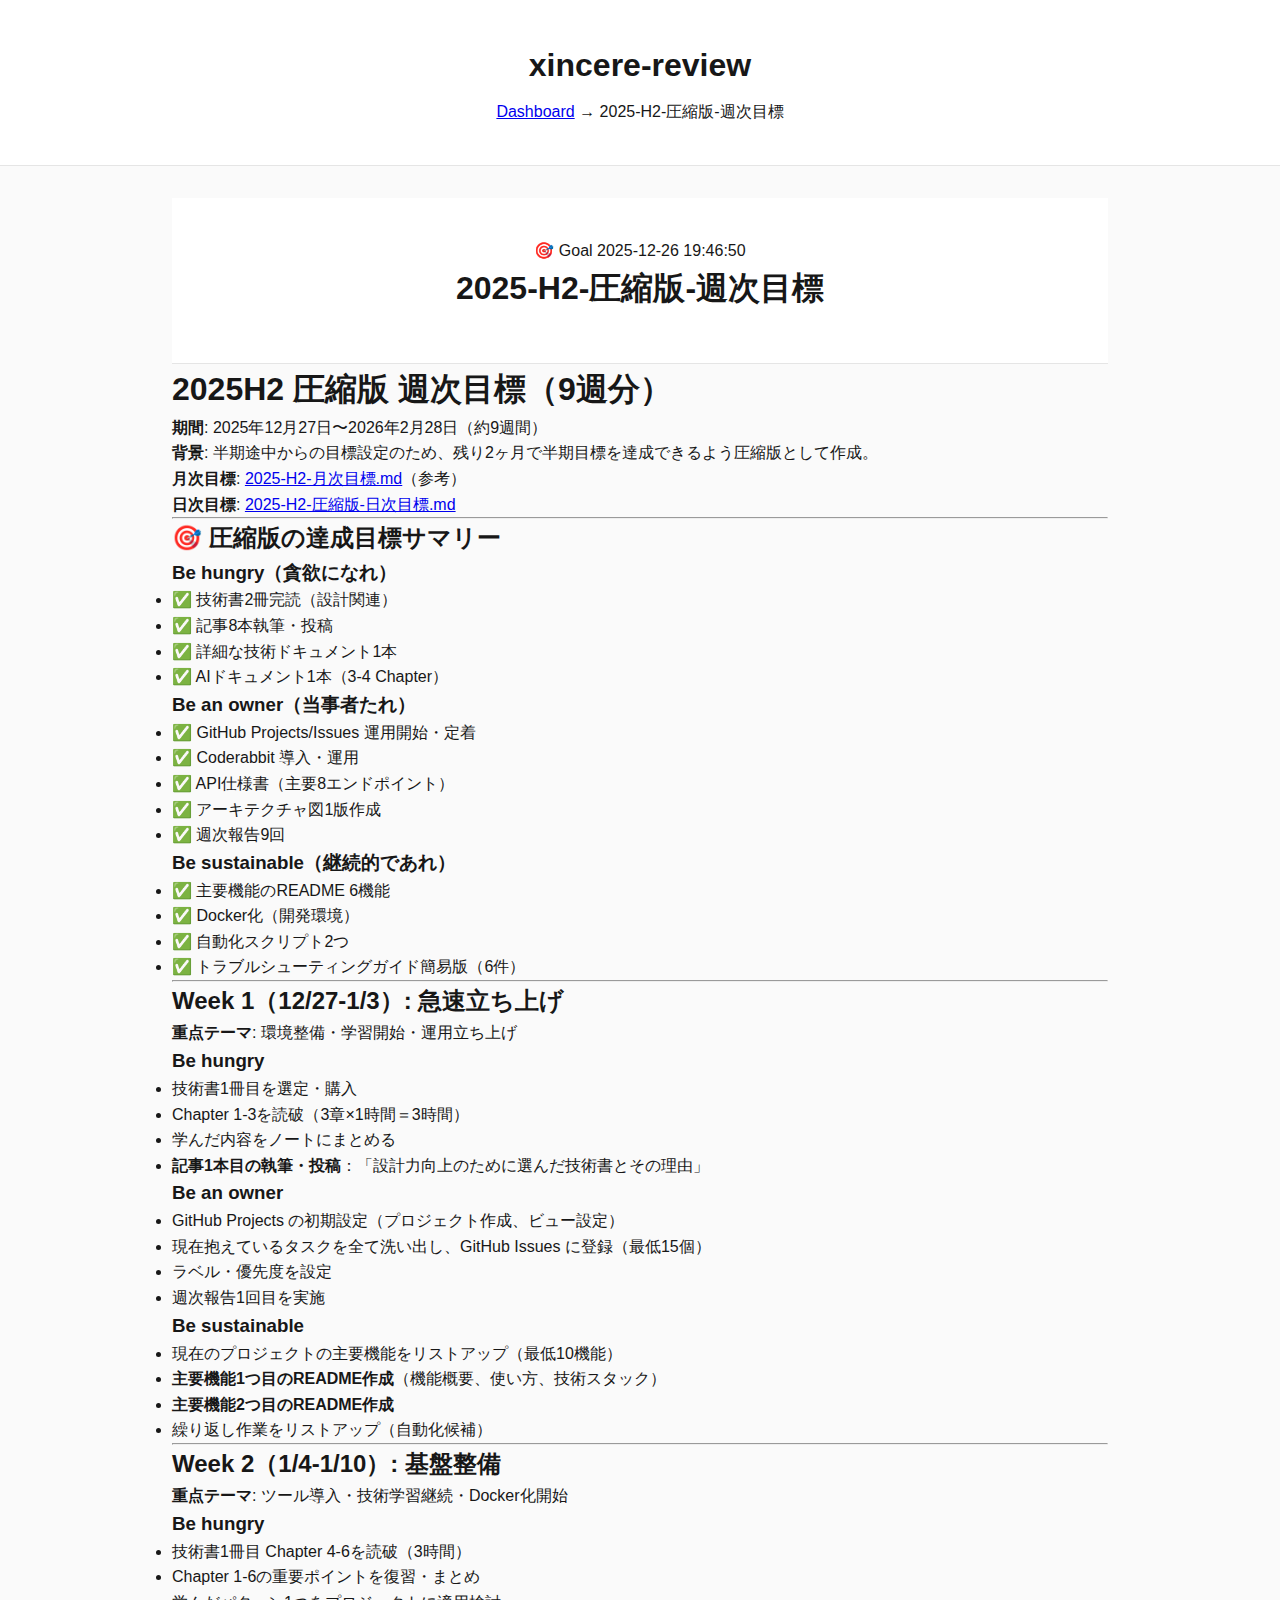
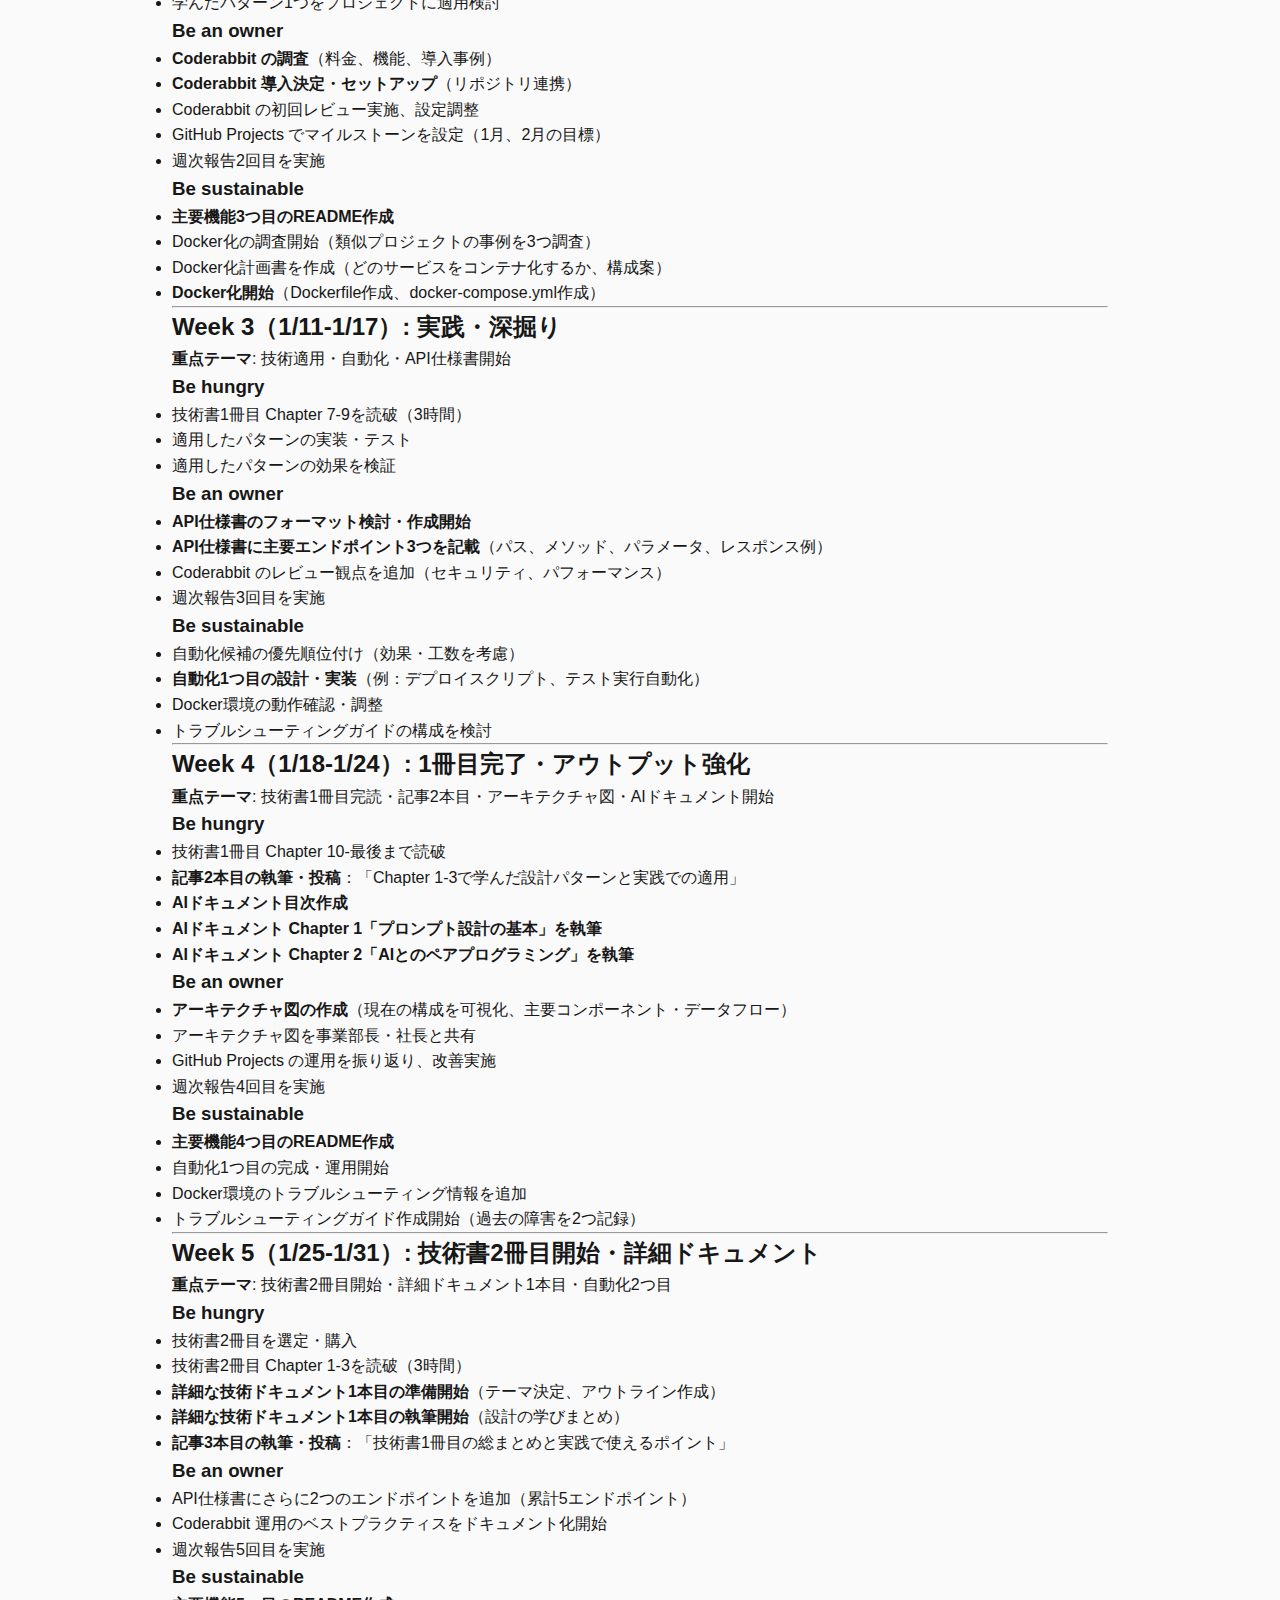
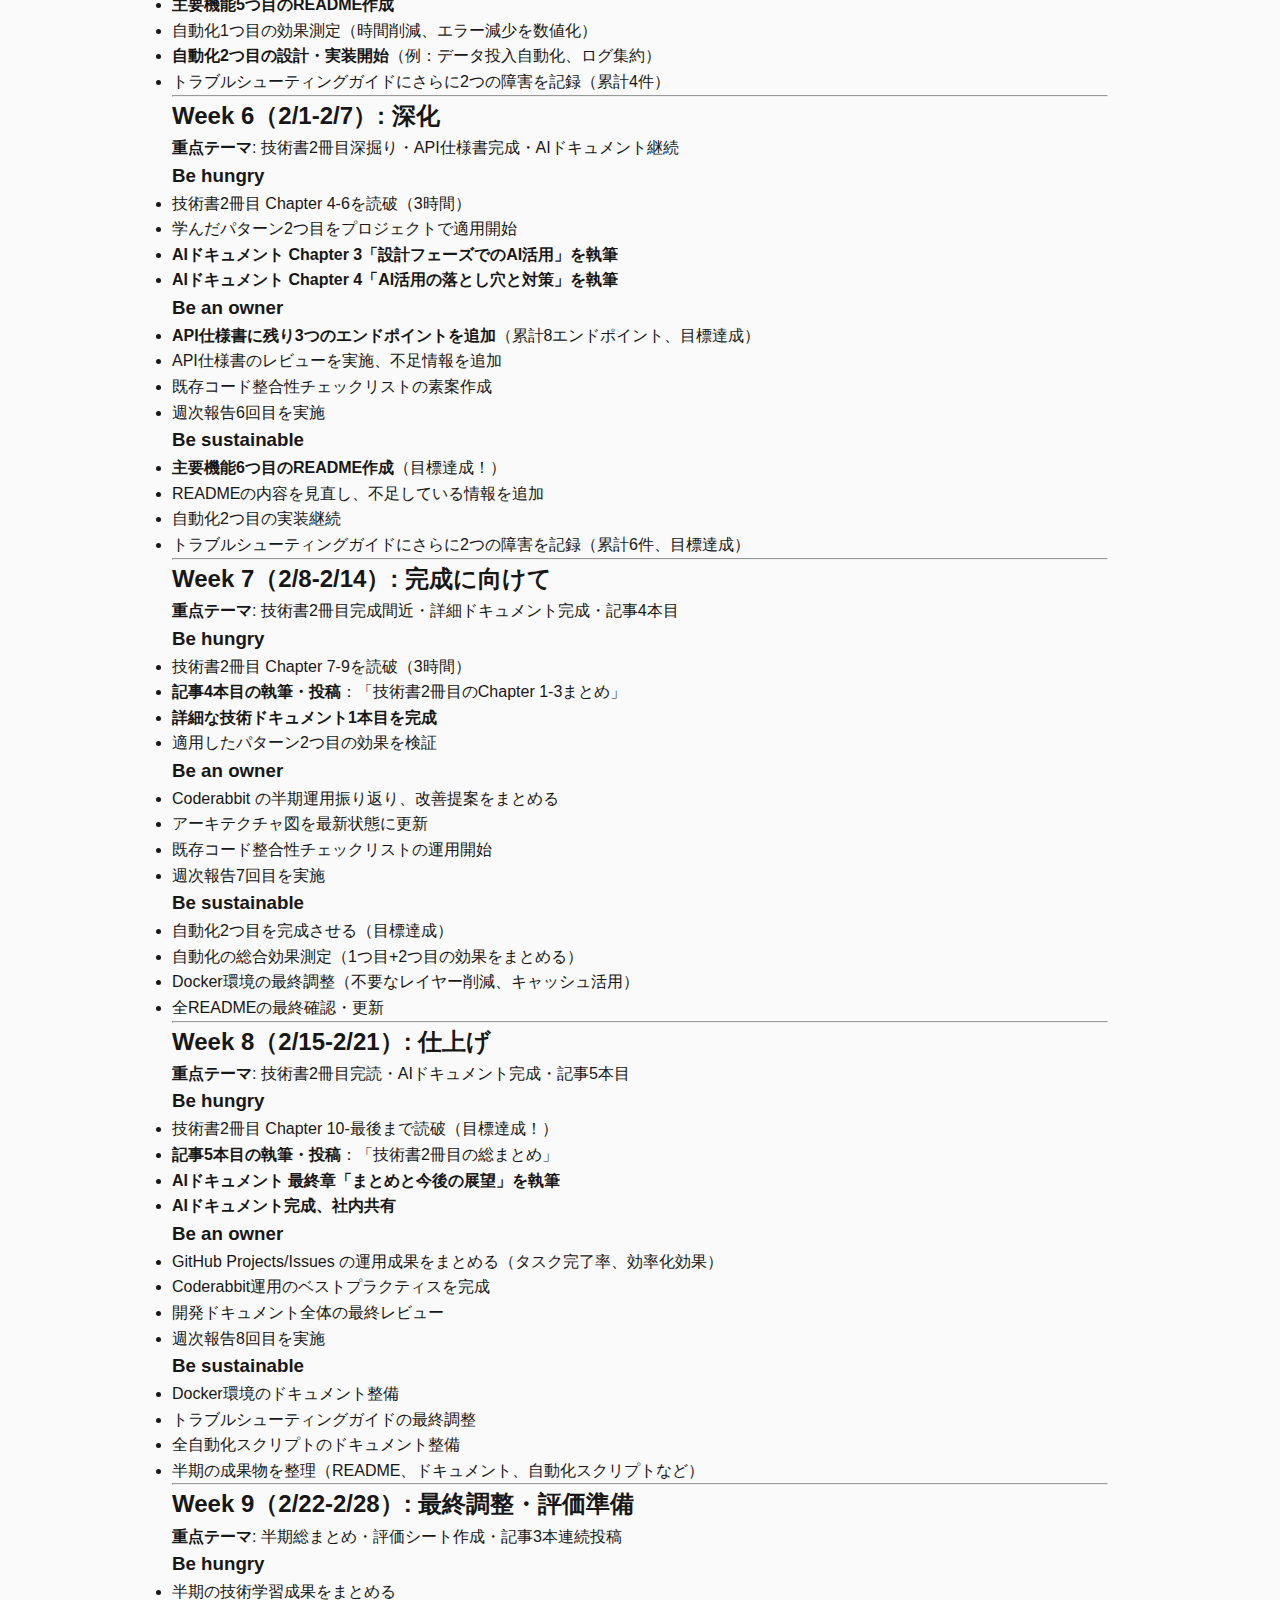
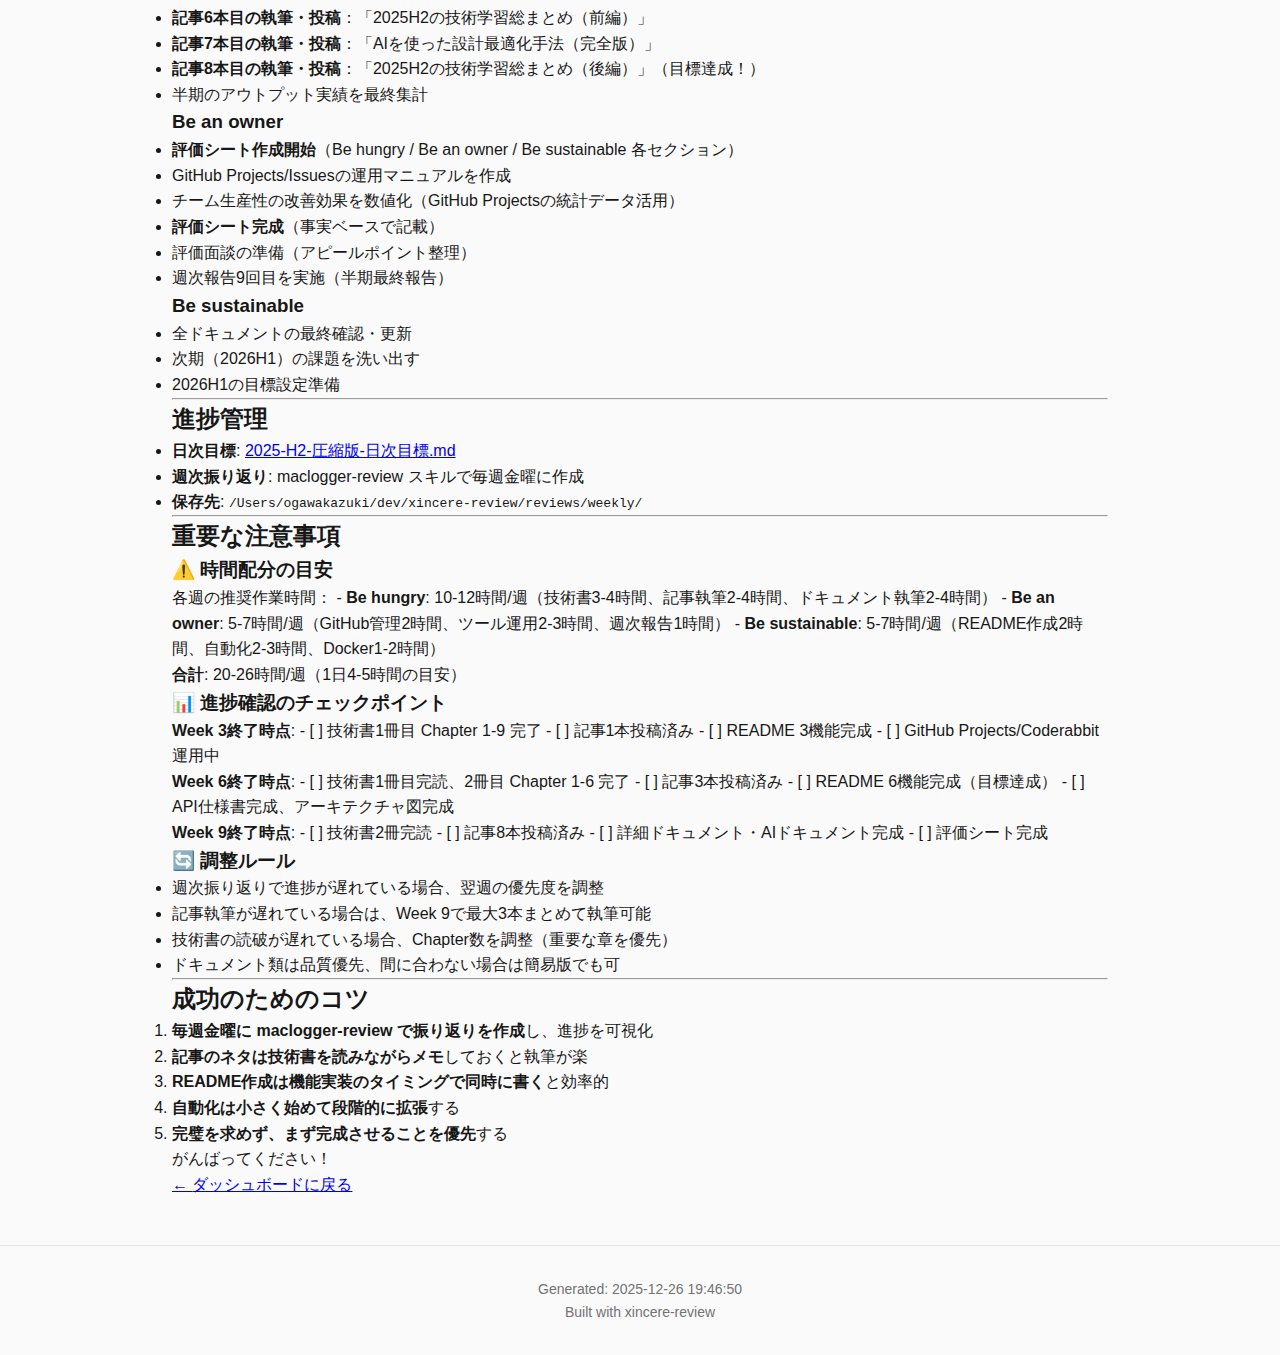
<file: docs/goals/2025-H2-圧縮版-週次目標.html>
<!DOCTYPE html>
<html lang="ja">
<head>
    <meta charset="UTF-8">
    <meta name="viewport" content="width=device-width, initial-scale=1.0">
    <meta name="description" content="目標: 2025-H2-圧縮版-週次目標">
    <title>2025-H2-圧縮版-週次目標 - xincere-review</title>
    <link rel="stylesheet" href="../assets/style.css">
</head>
<body>
    <header>
        <div class="header-content">
            <h1><a href="../index.html">xincere-review</a></h1>
            <nav class="breadcrumb">
                <a href="../index.html" class="breadcrumb-link">Dashboard</a>
                <span class="breadcrumb-separator">→</span>
                <span class="breadcrumb-current">2025-H2-圧縮版-週次目標</span>
            </nav>
        </div>
    </header>

    <main>
        <article class="document">
            <header class="document-header">
                <div class="document-meta">
                    <span class="document-type">🎯 Goal</span>
                    <span class="document-date">2025-12-26 19:46:50</span>
                </div>
                <h1 class="document-title">2025-H2-圧縮版-週次目標</h1>
            </header>

            <div class="document-content">
                <h1>2025H2 圧縮版 週次目標（9週分）</h1>
<p><strong>期間</strong>: 2025年12月27日〜2026年2月28日（約9週間）</p>
<p><strong>背景</strong>: 半期途中からの目標設定のため、残り2ヶ月で半期目標を達成できるよう圧縮版として作成。</p>
<p><strong>月次目標</strong>: <a href="2025-H2-月次目標.md">2025-H2-月次目標.md</a>（参考）</p>
<p><strong>日次目標</strong>: <a href="2025-H2-圧縮版-日次目標.md">2025-H2-圧縮版-日次目標.md</a></p>
<hr />
<h2>🎯 圧縮版の達成目標サマリー</h2>
<h3>Be hungry（貪欲になれ）</h3>
<ul>
<li>✅ 技術書2冊完読（設計関連）</li>
<li>✅ 記事8本執筆・投稿</li>
<li>✅ 詳細な技術ドキュメント1本</li>
<li>✅ AIドキュメント1本（3-4 Chapter）</li>
</ul>
<h3>Be an owner（当事者たれ）</h3>
<ul>
<li>✅ GitHub Projects/Issues 運用開始・定着</li>
<li>✅ Coderabbit 導入・運用</li>
<li>✅ API仕様書（主要8エンドポイント）</li>
<li>✅ アーキテクチャ図1版作成</li>
<li>✅ 週次報告9回</li>
</ul>
<h3>Be sustainable（継続的であれ）</h3>
<ul>
<li>✅ 主要機能のREADME 6機能</li>
<li>✅ Docker化（開発環境）</li>
<li>✅ 自動化スクリプト2つ</li>
<li>✅ トラブルシューティングガイド簡易版（6件）</li>
</ul>
<hr />
<h2>Week 1（12/27-1/3）: 急速立ち上げ</h2>
<p><strong>重点テーマ</strong>: 環境整備・学習開始・運用立ち上げ</p>
<h3>Be hungry</h3>
<ul>
<li>技術書1冊目を選定・購入</li>
<li>Chapter 1-3を読破（3章×1時間＝3時間）</li>
<li>学んだ内容をノートにまとめる</li>
<li><strong>記事1本目の執筆・投稿</strong>：「設計力向上のために選んだ技術書とその理由」</li>
</ul>
<h3>Be an owner</h3>
<ul>
<li>GitHub Projects の初期設定（プロジェクト作成、ビュー設定）</li>
<li>現在抱えているタスクを全て洗い出し、GitHub Issues に登録（最低15個）</li>
<li>ラベル・優先度を設定</li>
<li>週次報告1回目を実施</li>
</ul>
<h3>Be sustainable</h3>
<ul>
<li>現在のプロジェクトの主要機能をリストアップ（最低10機能）</li>
<li><strong>主要機能1つ目のREADME作成</strong>（機能概要、使い方、技術スタック）</li>
<li><strong>主要機能2つ目のREADME作成</strong></li>
<li>繰り返し作業をリストアップ（自動化候補）</li>
</ul>
<hr />
<h2>Week 2（1/4-1/10）: 基盤整備</h2>
<p><strong>重点テーマ</strong>: ツール導入・技術学習継続・Docker化開始</p>
<h3>Be hungry</h3>
<ul>
<li>技術書1冊目 Chapter 4-6を読破（3時間）</li>
<li>Chapter 1-6の重要ポイントを復習・まとめ</li>
<li>学んだパターン1つをプロジェクトに適用検討</li>
</ul>
<h3>Be an owner</h3>
<ul>
<li><strong>Coderabbit の調査</strong>（料金、機能、導入事例）</li>
<li><strong>Coderabbit 導入決定・セットアップ</strong>（リポジトリ連携）</li>
<li>Coderabbit の初回レビュー実施、設定調整</li>
<li>GitHub Projects でマイルストーンを設定（1月、2月の目標）</li>
<li>週次報告2回目を実施</li>
</ul>
<h3>Be sustainable</h3>
<ul>
<li><strong>主要機能3つ目のREADME作成</strong></li>
<li>Docker化の調査開始（類似プロジェクトの事例を3つ調査）</li>
<li>Docker化計画書を作成（どのサービスをコンテナ化するか、構成案）</li>
<li><strong>Docker化開始</strong>（Dockerfile作成、docker-compose.yml作成）</li>
</ul>
<hr />
<h2>Week 3（1/11-1/17）: 実践・深掘り</h2>
<p><strong>重点テーマ</strong>: 技術適用・自動化・API仕様書開始</p>
<h3>Be hungry</h3>
<ul>
<li>技術書1冊目 Chapter 7-9を読破（3時間）</li>
<li>適用したパターンの実装・テスト</li>
<li>適用したパターンの効果を検証</li>
</ul>
<h3>Be an owner</h3>
<ul>
<li><strong>API仕様書のフォーマット検討・作成開始</strong></li>
<li><strong>API仕様書に主要エンドポイント3つを記載</strong>（パス、メソッド、パラメータ、レスポンス例）</li>
<li>Coderabbit のレビュー観点を追加（セキュリティ、パフォーマンス）</li>
<li>週次報告3回目を実施</li>
</ul>
<h3>Be sustainable</h3>
<ul>
<li>自動化候補の優先順位付け（効果・工数を考慮）</li>
<li><strong>自動化1つ目の設計・実装</strong>（例：デプロイスクリプト、テスト実行自動化）</li>
<li>Docker環境の動作確認・調整</li>
<li>トラブルシューティングガイドの構成を検討</li>
</ul>
<hr />
<h2>Week 4（1/18-1/24）: 1冊目完了・アウトプット強化</h2>
<p><strong>重点テーマ</strong>: 技術書1冊目完読・記事2本目・アーキテクチャ図・AIドキュメント開始</p>
<h3>Be hungry</h3>
<ul>
<li>技術書1冊目 Chapter 10-最後まで読破</li>
<li><strong>記事2本目の執筆・投稿</strong>：「Chapter 1-3で学んだ設計パターンと実践での適用」</li>
<li><strong>AIドキュメント目次作成</strong></li>
<li><strong>AIドキュメント Chapter 1「プロンプト設計の基本」を執筆</strong></li>
<li><strong>AIドキュメント Chapter 2「AIとのペアプログラミング」を執筆</strong></li>
</ul>
<h3>Be an owner</h3>
<ul>
<li><strong>アーキテクチャ図の作成</strong>（現在の構成を可視化、主要コンポーネント・データフロー）</li>
<li>アーキテクチャ図を事業部長・社長と共有</li>
<li>GitHub Projects の運用を振り返り、改善実施</li>
<li>週次報告4回目を実施</li>
</ul>
<h3>Be sustainable</h3>
<ul>
<li><strong>主要機能4つ目のREADME作成</strong></li>
<li>自動化1つ目の完成・運用開始</li>
<li>Docker環境のトラブルシューティング情報を追加</li>
<li>トラブルシューティングガイド作成開始（過去の障害を2つ記録）</li>
</ul>
<hr />
<h2>Week 5（1/25-1/31）: 技術書2冊目開始・詳細ドキュメント</h2>
<p><strong>重点テーマ</strong>: 技術書2冊目開始・詳細ドキュメント1本目・自動化2つ目</p>
<h3>Be hungry</h3>
<ul>
<li>技術書2冊目を選定・購入</li>
<li>技術書2冊目 Chapter 1-3を読破（3時間）</li>
<li><strong>詳細な技術ドキュメント1本目の準備開始</strong>（テーマ決定、アウトライン作成）</li>
<li><strong>詳細な技術ドキュメント1本目の執筆開始</strong>（設計の学びまとめ）</li>
<li><strong>記事3本目の執筆・投稿</strong>：「技術書1冊目の総まとめと実践で使えるポイント」</li>
</ul>
<h3>Be an owner</h3>
<ul>
<li>API仕様書にさらに2つのエンドポイントを追加（累計5エンドポイント）</li>
<li>Coderabbit 運用のベストプラクティスをドキュメント化開始</li>
<li>週次報告5回目を実施</li>
</ul>
<h3>Be sustainable</h3>
<ul>
<li><strong>主要機能5つ目のREADME作成</strong></li>
<li>自動化1つ目の効果測定（時間削減、エラー減少を数値化）</li>
<li><strong>自動化2つ目の設計・実装開始</strong>（例：データ投入自動化、ログ集約）</li>
<li>トラブルシューティングガイドにさらに2つの障害を記録（累計4件）</li>
</ul>
<hr />
<h2>Week 6（2/1-2/7）: 深化</h2>
<p><strong>重点テーマ</strong>: 技術書2冊目深掘り・API仕様書完成・AIドキュメント継続</p>
<h3>Be hungry</h3>
<ul>
<li>技術書2冊目 Chapter 4-6を読破（3時間）</li>
<li>学んだパターン2つ目をプロジェクトで適用開始</li>
<li><strong>AIドキュメント Chapter 3「設計フェーズでのAI活用」を執筆</strong></li>
<li><strong>AIドキュメント Chapter 4「AI活用の落とし穴と対策」を執筆</strong></li>
</ul>
<h3>Be an owner</h3>
<ul>
<li><strong>API仕様書に残り3つのエンドポイントを追加</strong>（累計8エンドポイント、目標達成）</li>
<li>API仕様書のレビューを実施、不足情報を追加</li>
<li>既存コード整合性チェックリストの素案作成</li>
<li>週次報告6回目を実施</li>
</ul>
<h3>Be sustainable</h3>
<ul>
<li><strong>主要機能6つ目のREADME作成</strong>（目標達成！）</li>
<li>READMEの内容を見直し、不足している情報を追加</li>
<li>自動化2つ目の実装継続</li>
<li>トラブルシューティングガイドにさらに2つの障害を記録（累計6件、目標達成）</li>
</ul>
<hr />
<h2>Week 7（2/8-2/14）: 完成に向けて</h2>
<p><strong>重点テーマ</strong>: 技術書2冊目完成間近・詳細ドキュメント完成・記事4本目</p>
<h3>Be hungry</h3>
<ul>
<li>技術書2冊目 Chapter 7-9を読破（3時間）</li>
<li><strong>記事4本目の執筆・投稿</strong>：「技術書2冊目のChapter 1-3まとめ」</li>
<li><strong>詳細な技術ドキュメント1本目を完成</strong></li>
<li>適用したパターン2つ目の効果を検証</li>
</ul>
<h3>Be an owner</h3>
<ul>
<li>Coderabbit の半期運用振り返り、改善提案をまとめる</li>
<li>アーキテクチャ図を最新状態に更新</li>
<li>既存コード整合性チェックリストの運用開始</li>
<li>週次報告7回目を実施</li>
</ul>
<h3>Be sustainable</h3>
<ul>
<li>自動化2つ目を完成させる（目標達成）</li>
<li>自動化の総合効果測定（1つ目+2つ目の効果をまとめる）</li>
<li>Docker環境の最終調整（不要なレイヤー削減、キャッシュ活用）</li>
<li>全READMEの最終確認・更新</li>
</ul>
<hr />
<h2>Week 8（2/15-2/21）: 仕上げ</h2>
<p><strong>重点テーマ</strong>: 技術書2冊目完読・AIドキュメント完成・記事5本目</p>
<h3>Be hungry</h3>
<ul>
<li>技術書2冊目 Chapter 10-最後まで読破（目標達成！）</li>
<li><strong>記事5本目の執筆・投稿</strong>：「技術書2冊目の総まとめ」</li>
<li><strong>AIドキュメント 最終章「まとめと今後の展望」を執筆</strong></li>
<li><strong>AIドキュメント完成、社内共有</strong></li>
</ul>
<h3>Be an owner</h3>
<ul>
<li>GitHub Projects/Issues の運用成果をまとめる（タスク完了率、効率化効果）</li>
<li>Coderabbit運用のベストプラクティスを完成</li>
<li>開発ドキュメント全体の最終レビュー</li>
<li>週次報告8回目を実施</li>
</ul>
<h3>Be sustainable</h3>
<ul>
<li>Docker環境のドキュメント整備</li>
<li>トラブルシューティングガイドの最終調整</li>
<li>全自動化スクリプトのドキュメント整備</li>
<li>半期の成果物を整理（README、ドキュメント、自動化スクリプトなど）</li>
</ul>
<hr />
<h2>Week 9（2/22-2/28）: 最終調整・評価準備</h2>
<p><strong>重点テーマ</strong>: 半期総まとめ・評価シート作成・記事3本連続投稿</p>
<h3>Be hungry</h3>
<ul>
<li>半期の技術学習成果をまとめる</li>
<li><strong>記事6本目の執筆・投稿</strong>：「2025H2の技術学習総まとめ（前編）」</li>
<li><strong>記事7本目の執筆・投稿</strong>：「AIを使った設計最適化手法（完全版）」</li>
<li><strong>記事8本目の執筆・投稿</strong>：「2025H2の技術学習総まとめ（後編）」（目標達成！）</li>
<li>半期のアウトプット実績を最終集計</li>
</ul>
<h3>Be an owner</h3>
<ul>
<li><strong>評価シート作成開始</strong>（Be hungry / Be an owner / Be sustainable 各セクション）</li>
<li>GitHub Projects/Issuesの運用マニュアルを作成</li>
<li>チーム生産性の改善効果を数値化（GitHub Projectsの統計データ活用）</li>
<li><strong>評価シート完成</strong>（事実ベースで記載）</li>
<li>評価面談の準備（アピールポイント整理）</li>
<li>週次報告9回目を実施（半期最終報告）</li>
</ul>
<h3>Be sustainable</h3>
<ul>
<li>全ドキュメントの最終確認・更新</li>
<li>次期（2026H1）の課題を洗い出す</li>
<li>2026H1の目標設定準備</li>
</ul>
<hr />
<h2>進捗管理</h2>
<ul>
<li><strong>日次目標</strong>: <a href="2025-H2-圧縮版-日次目標.md">2025-H2-圧縮版-日次目標.md</a></li>
<li><strong>週次振り返り</strong>: maclogger-review スキルで毎週金曜に作成</li>
<li><strong>保存先</strong>: <code>/Users/ogawakazuki/dev/xincere-review/reviews/weekly/</code></li>
</ul>
<hr />
<h2>重要な注意事項</h2>
<h3>⚠️ 時間配分の目安</h3>
<p>各週の推奨作業時間：
- <strong>Be hungry</strong>: 10-12時間/週（技術書3-4時間、記事執筆2-4時間、ドキュメント執筆2-4時間）
- <strong>Be an owner</strong>: 5-7時間/週（GitHub管理2時間、ツール運用2-3時間、週次報告1時間）
- <strong>Be sustainable</strong>: 5-7時間/週（README作成2時間、自動化2-3時間、Docker1-2時間）</p>
<p><strong>合計</strong>: 20-26時間/週（1日4-5時間の目安）</p>
<h3>📊 進捗確認のチェックポイント</h3>
<p><strong>Week 3終了時点</strong>:
- [ ] 技術書1冊目 Chapter 1-9 完了
- [ ] 記事1本投稿済み
- [ ] README 3機能完成
- [ ] GitHub Projects/Coderabbit 運用中</p>
<p><strong>Week 6終了時点</strong>:
- [ ] 技術書1冊目完読、2冊目 Chapter 1-6 完了
- [ ] 記事3本投稿済み
- [ ] README 6機能完成（目標達成）
- [ ] API仕様書完成、アーキテクチャ図完成</p>
<p><strong>Week 9終了時点</strong>:
- [ ] 技術書2冊完読
- [ ] 記事8本投稿済み
- [ ] 詳細ドキュメント・AIドキュメント完成
- [ ] 評価シート完成</p>
<h3>🔄 調整ルール</h3>
<ul>
<li>週次振り返りで進捗が遅れている場合、翌週の優先度を調整</li>
<li>記事執筆が遅れている場合は、Week 9で最大3本まとめて執筆可能</li>
<li>技術書の読破が遅れている場合、Chapter数を調整（重要な章を優先）</li>
<li>ドキュメント類は品質優先、間に合わない場合は簡易版でも可</li>
</ul>
<hr />
<h2>成功のためのコツ</h2>
<ol>
<li><strong>毎週金曜に maclogger-review で振り返りを作成</strong>し、進捗を可視化</li>
<li><strong>記事のネタは技術書を読みながらメモ</strong>しておくと執筆が楽</li>
<li><strong>README作成は機能実装のタイミングで同時に書く</strong>と効率的</li>
<li><strong>自動化は小さく始めて段階的に拡張</strong>する</li>
<li><strong>完璧を求めず、まず完成させることを優先</strong>する</li>
</ol>
<p>がんばってください！</p>
            </div>
        </article>

        <nav class="document-nav">
            <a href="../index.html" class="nav-button">
                <span class="nav-icon">←</span>
                <span class="nav-text">ダッシュボードに戻る</span>
            </a>
        </nav>
    </main>

    <footer>
        <div class="footer-content">
            <p class="footer-text">Generated: 2025-12-26 19:46:50</p>
            <p class="footer-credit">Built with xincere-review</p>
        </div>
    </footer>
</body>
</html>
</file>
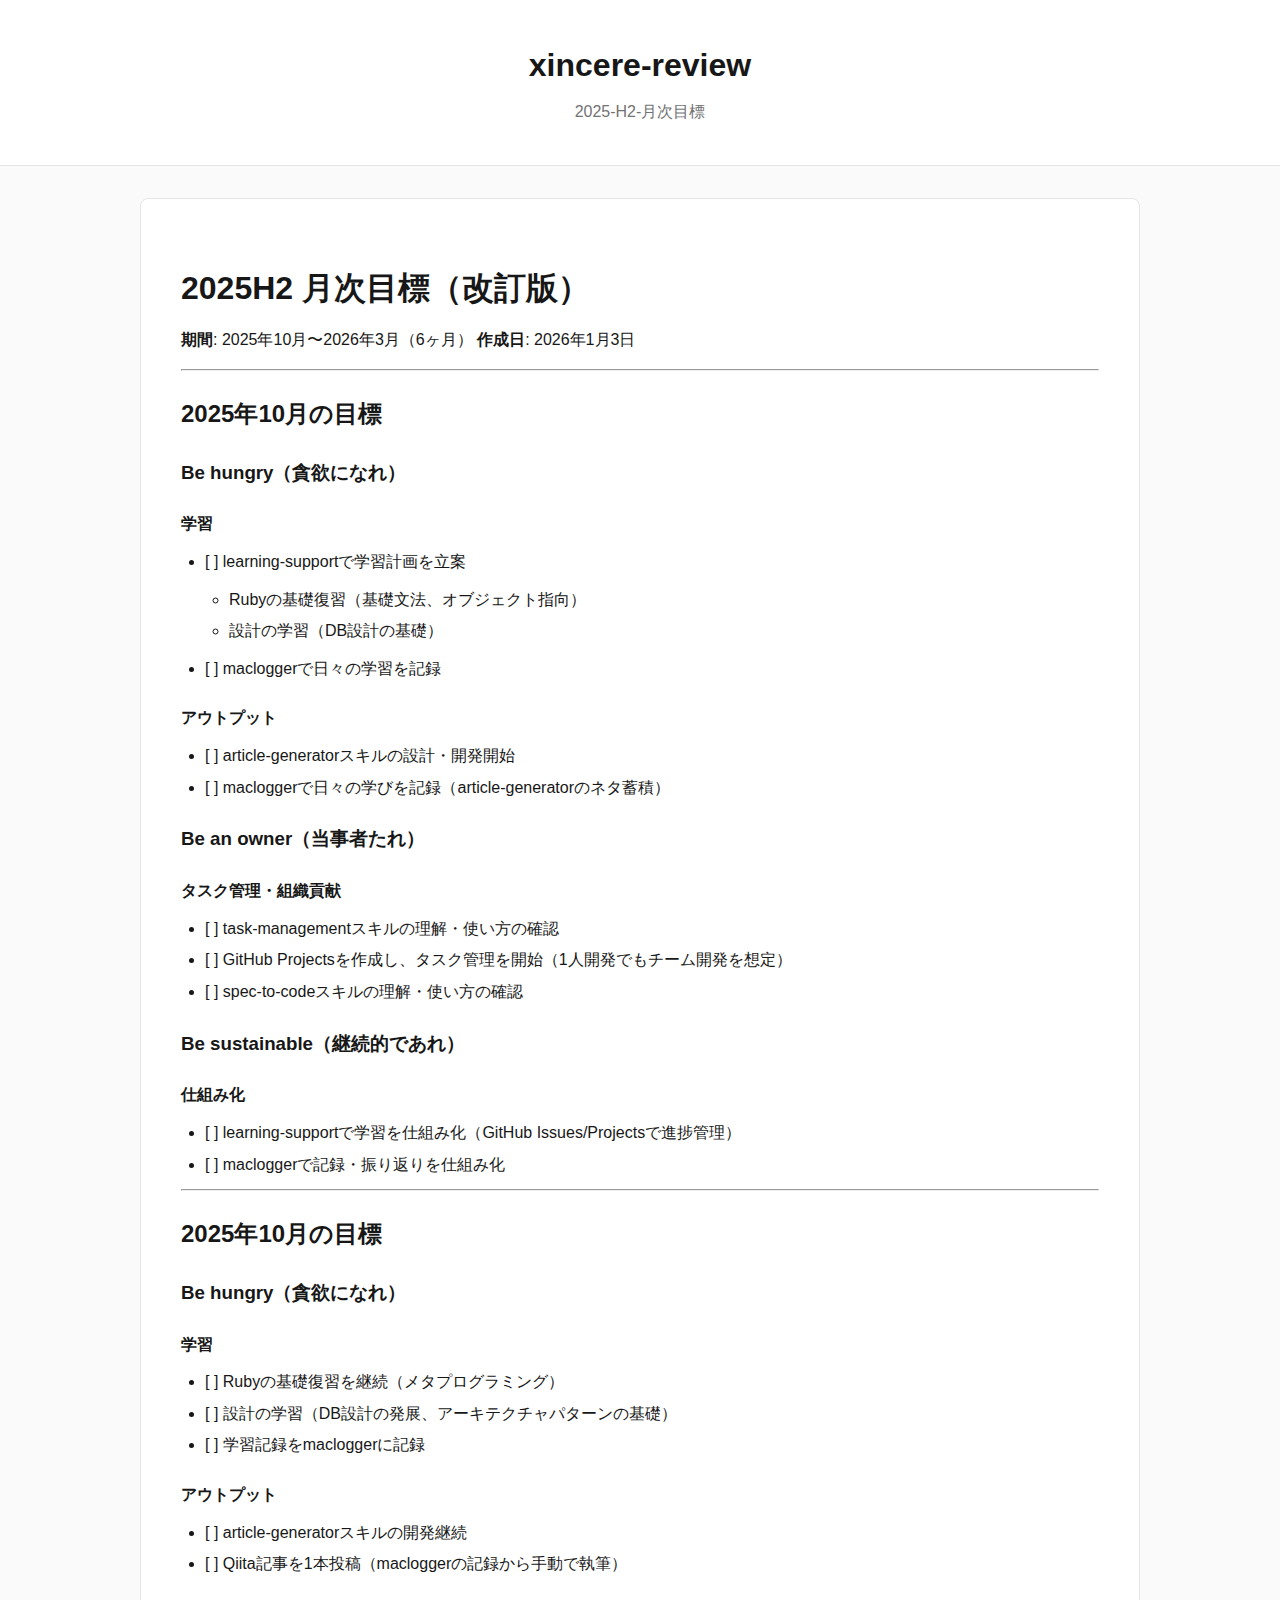
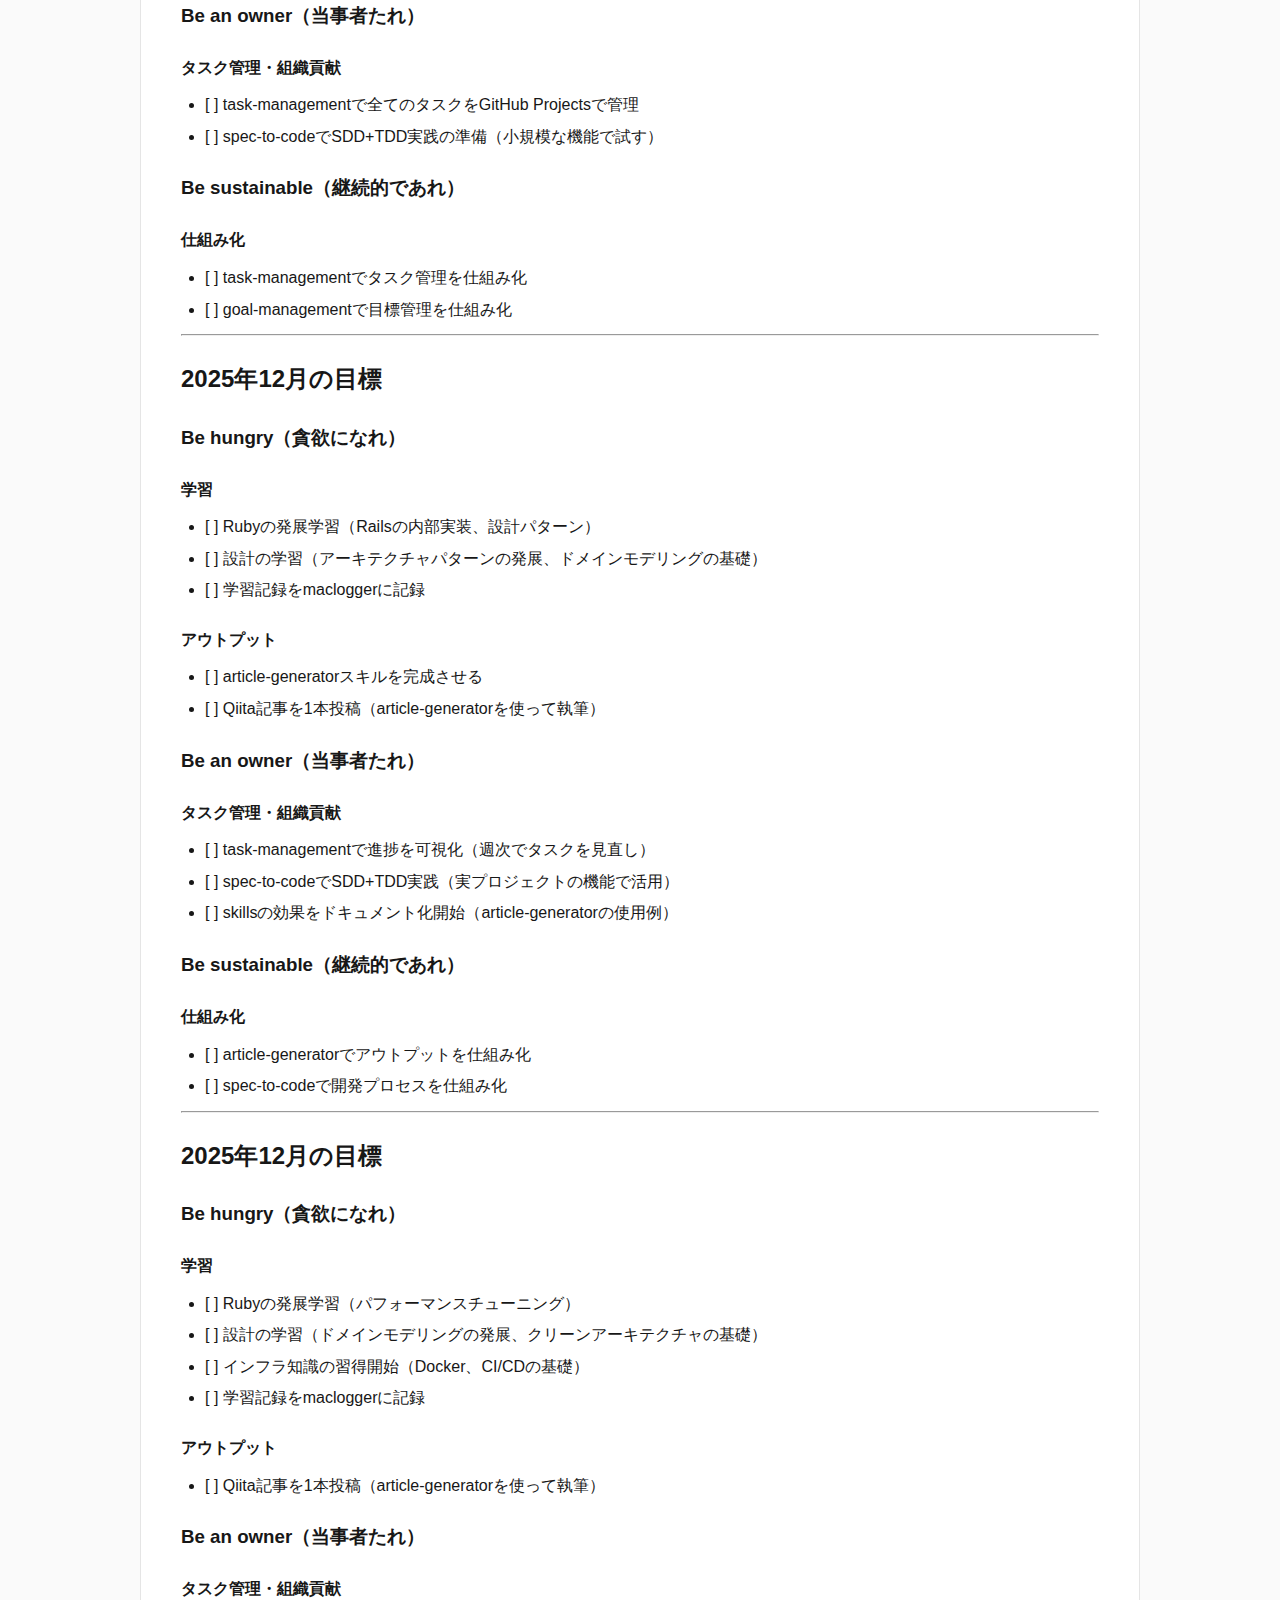
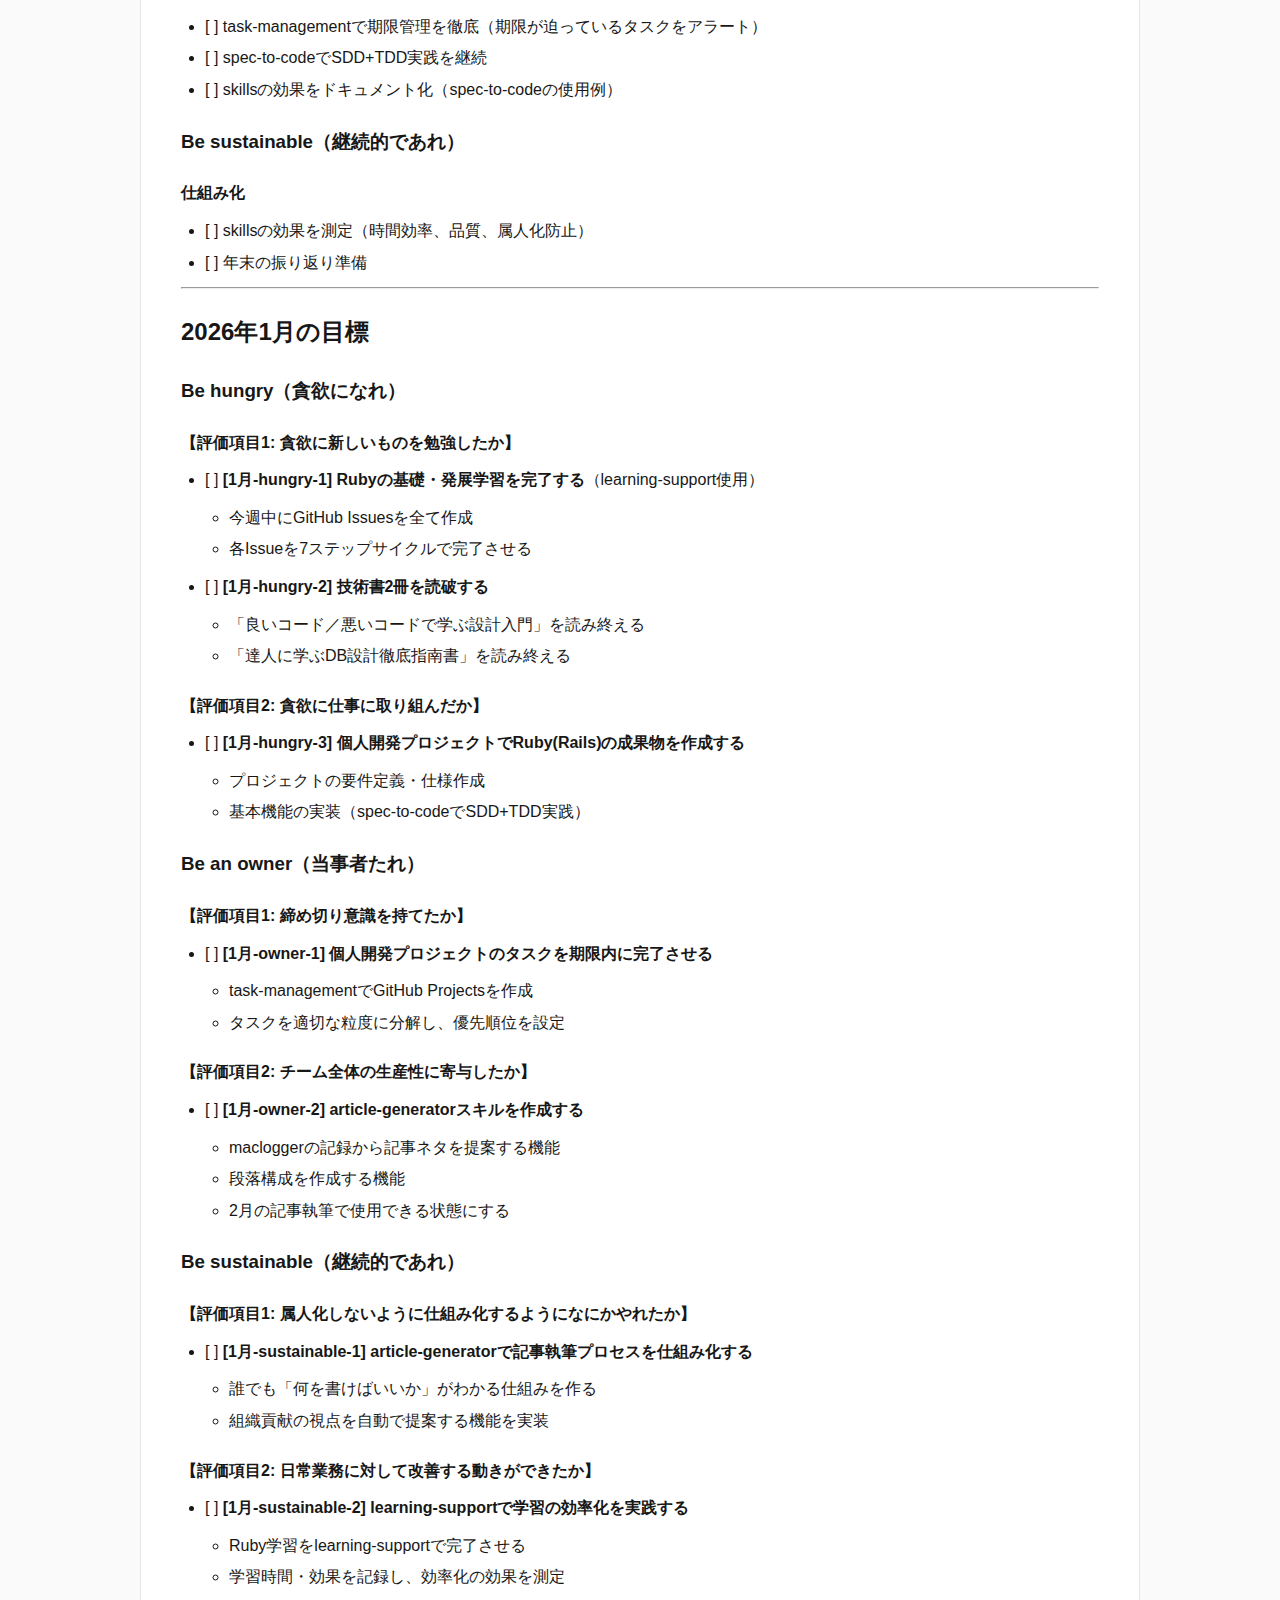
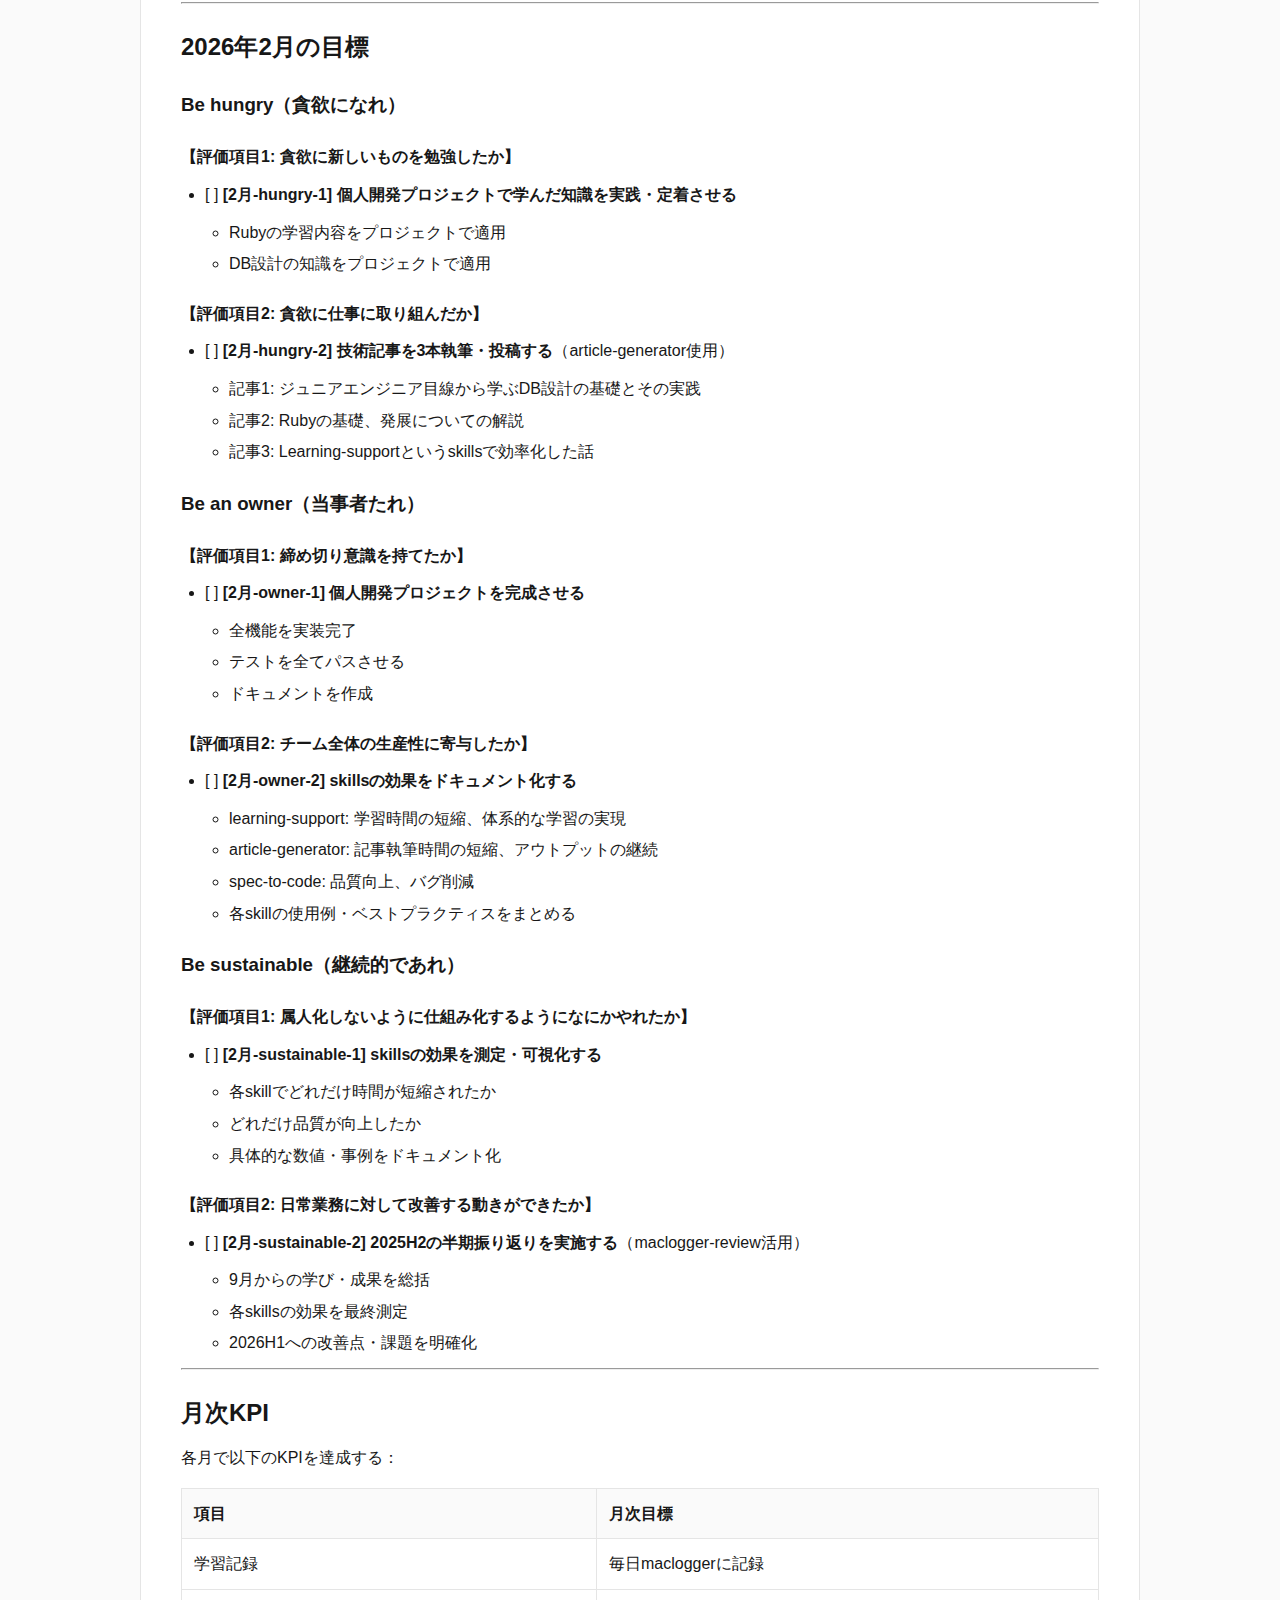
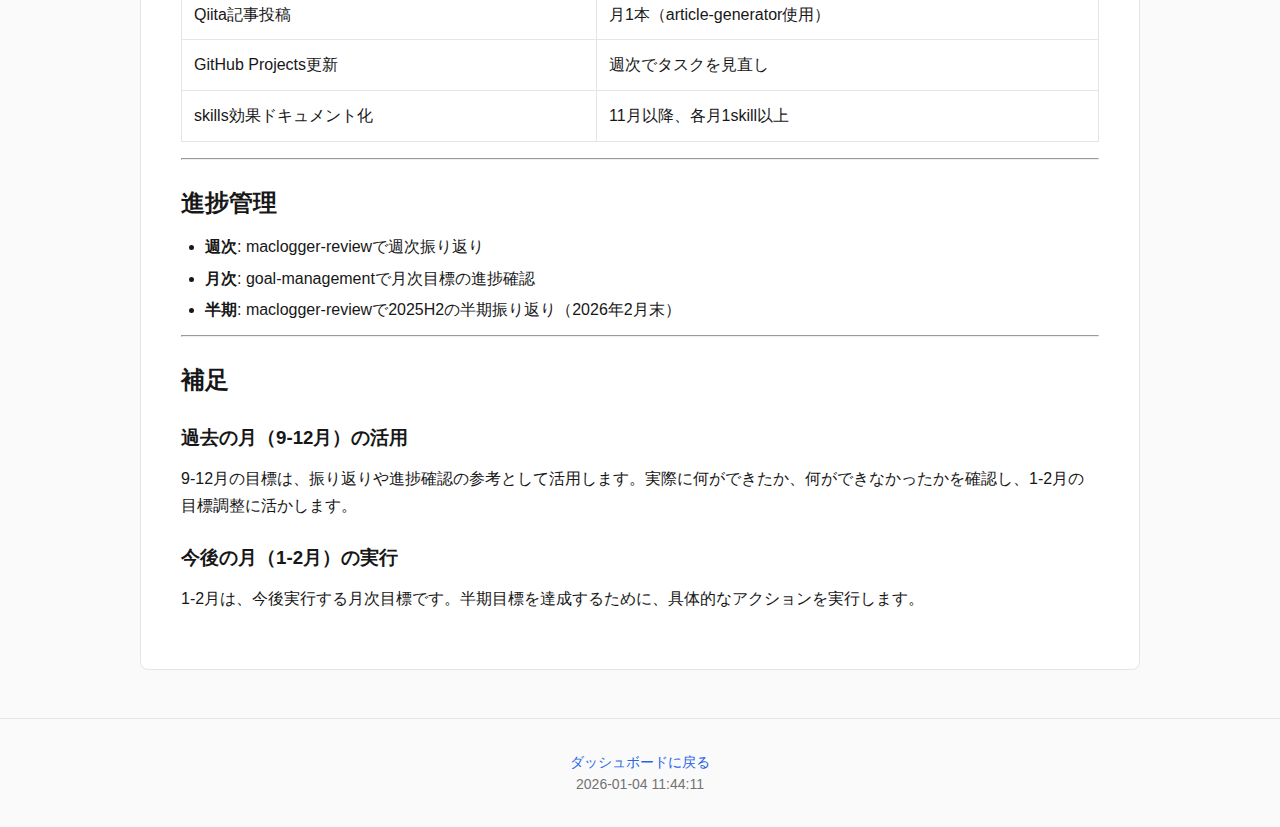
<file: docs/goals/2025-H2-月次目標.html>
<!DOCTYPE html>
<html lang="ja">
<head>
    <meta charset="UTF-8">
    <meta name="viewport" content="width=device-width, initial-scale=1.0">
    <title>2025-H2-月次目標 - xincere-review</title>
    <link rel="stylesheet" href="../assets/style.css">
</head>
<body>
    <header>
        <h1><a href="../index.html">xincere-review</a></h1>
        <p>2025-H2-月次目標</p>
    </header>
    
    <main class="content">
        <h1>2025H2 月次目標（改訂版）</h1>
<p><strong>期間</strong>: 2025年10月〜2026年3月（6ヶ月）
<strong>作成日</strong>: 2026年1月3日</p>
<hr />
<h2>2025年10月の目標</h2>
<h3>Be hungry（貪欲になれ）</h3>
<h4>学習</h4>
<ul>
<li>[ ] learning-supportで学習計画を立案
<ul>
<li>Rubyの基礎復習（基礎文法、オブジェクト指向）</li>
<li>設計の学習（DB設計の基礎）</li>
</ul>
</li>
<li>[ ] macloggerで日々の学習を記録</li>
</ul>
<h4>アウトプット</h4>
<ul>
<li>[ ] article-generatorスキルの設計・開発開始</li>
<li>[ ] macloggerで日々の学びを記録（article-generatorのネタ蓄積）</li>
</ul>
<h3>Be an owner（当事者たれ）</h3>
<h4>タスク管理・組織貢献</h4>
<ul>
<li>[ ] task-managementスキルの理解・使い方の確認</li>
<li>[ ] GitHub Projectsを作成し、タスク管理を開始（1人開発でもチーム開発を想定）</li>
<li>[ ] spec-to-codeスキルの理解・使い方の確認</li>
</ul>
<h3>Be sustainable（継続的であれ）</h3>
<h4>仕組み化</h4>
<ul>
<li>[ ] learning-supportで学習を仕組み化（GitHub Issues/Projectsで進捗管理）</li>
<li>[ ] macloggerで記録・振り返りを仕組み化</li>
</ul>
<hr />
<h2>2025年10月の目標</h2>
<h3>Be hungry（貪欲になれ）</h3>
<h4>学習</h4>
<ul>
<li>[ ] Rubyの基礎復習を継続（メタプログラミング）</li>
<li>[ ] 設計の学習（DB設計の発展、アーキテクチャパターンの基礎）</li>
<li>[ ] 学習記録をmacloggerに記録</li>
</ul>
<h4>アウトプット</h4>
<ul>
<li>[ ] article-generatorスキルの開発継続</li>
<li>[ ] Qiita記事を1本投稿（macloggerの記録から手動で執筆）</li>
</ul>
<h3>Be an owner（当事者たれ）</h3>
<h4>タスク管理・組織貢献</h4>
<ul>
<li>[ ] task-managementで全てのタスクをGitHub Projectsで管理</li>
<li>[ ] spec-to-codeでSDD+TDD実践の準備（小規模な機能で試す）</li>
</ul>
<h3>Be sustainable（継続的であれ）</h3>
<h4>仕組み化</h4>
<ul>
<li>[ ] task-managementでタスク管理を仕組み化</li>
<li>[ ] goal-managementで目標管理を仕組み化</li>
</ul>
<hr />
<h2>2025年12月の目標</h2>
<h3>Be hungry（貪欲になれ）</h3>
<h4>学習</h4>
<ul>
<li>[ ] Rubyの発展学習（Railsの内部実装、設計パターン）</li>
<li>[ ] 設計の学習（アーキテクチャパターンの発展、ドメインモデリングの基礎）</li>
<li>[ ] 学習記録をmacloggerに記録</li>
</ul>
<h4>アウトプット</h4>
<ul>
<li>[ ] article-generatorスキルを完成させる</li>
<li>[ ] Qiita記事を1本投稿（article-generatorを使って執筆）</li>
</ul>
<h3>Be an owner（当事者たれ）</h3>
<h4>タスク管理・組織貢献</h4>
<ul>
<li>[ ] task-managementで進捗を可視化（週次でタスクを見直し）</li>
<li>[ ] spec-to-codeでSDD+TDD実践（実プロジェクトの機能で活用）</li>
<li>[ ] skillsの効果をドキュメント化開始（article-generatorの使用例）</li>
</ul>
<h3>Be sustainable（継続的であれ）</h3>
<h4>仕組み化</h4>
<ul>
<li>[ ] article-generatorでアウトプットを仕組み化</li>
<li>[ ] spec-to-codeで開発プロセスを仕組み化</li>
</ul>
<hr />
<h2>2025年12月の目標</h2>
<h3>Be hungry（貪欲になれ）</h3>
<h4>学習</h4>
<ul>
<li>[ ] Rubyの発展学習（パフォーマンスチューニング）</li>
<li>[ ] 設計の学習（ドメインモデリングの発展、クリーンアーキテクチャの基礎）</li>
<li>[ ] インフラ知識の習得開始（Docker、CI/CDの基礎）</li>
<li>[ ] 学習記録をmacloggerに記録</li>
</ul>
<h4>アウトプット</h4>
<ul>
<li>[ ] Qiita記事を1本投稿（article-generatorを使って執筆）</li>
</ul>
<h3>Be an owner（当事者たれ）</h3>
<h4>タスク管理・組織貢献</h4>
<ul>
<li>[ ] task-managementで期限管理を徹底（期限が迫っているタスクをアラート）</li>
<li>[ ] spec-to-codeでSDD+TDD実践を継続</li>
<li>[ ] skillsの効果をドキュメント化（spec-to-codeの使用例）</li>
</ul>
<h3>Be sustainable（継続的であれ）</h3>
<h4>仕組み化</h4>
<ul>
<li>[ ] skillsの効果を測定（時間効率、品質、属人化防止）</li>
<li>[ ] 年末の振り返り準備</li>
</ul>
<hr />
<h2>2026年1月の目標</h2>
<h3>Be hungry（貪欲になれ）</h3>
<h4>【評価項目1: 貪欲に新しいものを勉強したか】</h4>
<ul>
<li>[ ] <strong>[1月-hungry-1] Rubyの基礎・発展学習を完了する</strong>（learning-support使用）
<ul>
<li>今週中にGitHub Issuesを全て作成</li>
<li>各Issueを7ステップサイクルで完了させる</li>
</ul>
</li>
<li>[ ] <strong>[1月-hungry-2] 技術書2冊を読破する</strong>
<ul>
<li>「良いコード／悪いコードで学ぶ設計入門」を読み終える</li>
<li>「達人に学ぶDB設計徹底指南書」を読み終える</li>
</ul>
</li>
</ul>
<h4>【評価項目2: 貪欲に仕事に取り組んだか】</h4>
<ul>
<li>[ ] <strong>[1月-hungry-3] 個人開発プロジェクトでRuby(Rails)の成果物を作成する</strong>
<ul>
<li>プロジェクトの要件定義・仕様作成</li>
<li>基本機能の実装（spec-to-codeでSDD+TDD実践）</li>
</ul>
</li>
</ul>
<h3>Be an owner（当事者たれ）</h3>
<h4>【評価項目1: 締め切り意識を持てたか】</h4>
<ul>
<li>[ ] <strong>[1月-owner-1] 個人開発プロジェクトのタスクを期限内に完了させる</strong>
<ul>
<li>task-managementでGitHub Projectsを作成</li>
<li>タスクを適切な粒度に分解し、優先順位を設定</li>
</ul>
</li>
</ul>
<h4>【評価項目2: チーム全体の生産性に寄与したか】</h4>
<ul>
<li>[ ] <strong>[1月-owner-2] article-generatorスキルを作成する</strong>
<ul>
<li>macloggerの記録から記事ネタを提案する機能</li>
<li>段落構成を作成する機能</li>
<li>2月の記事執筆で使用できる状態にする</li>
</ul>
</li>
</ul>
<h3>Be sustainable（継続的であれ）</h3>
<h4>【評価項目1: 属人化しないように仕組み化するようになにかやれたか】</h4>
<ul>
<li>[ ] <strong>[1月-sustainable-1] article-generatorで記事執筆プロセスを仕組み化する</strong>
<ul>
<li>誰でも「何を書けばいいか」がわかる仕組みを作る</li>
<li>組織貢献の視点を自動で提案する機能を実装</li>
</ul>
</li>
</ul>
<h4>【評価項目2: 日常業務に対して改善する動きができたか】</h4>
<ul>
<li>[ ] <strong>[1月-sustainable-2] learning-supportで学習の効率化を実践する</strong>
<ul>
<li>Ruby学習をlearning-supportで完了させる</li>
<li>学習時間・効果を記録し、効率化の効果を測定</li>
</ul>
</li>
</ul>
<hr />
<h2>2026年2月の目標</h2>
<h3>Be hungry（貪欲になれ）</h3>
<h4>【評価項目1: 貪欲に新しいものを勉強したか】</h4>
<ul>
<li>[ ] <strong>[2月-hungry-1] 個人開発プロジェクトで学んだ知識を実践・定着させる</strong>
<ul>
<li>Rubyの学習内容をプロジェクトで適用</li>
<li>DB設計の知識をプロジェクトで適用</li>
</ul>
</li>
</ul>
<h4>【評価項目2: 貪欲に仕事に取り組んだか】</h4>
<ul>
<li>[ ] <strong>[2月-hungry-2] 技術記事を3本執筆・投稿する</strong>（article-generator使用）
<ul>
<li>記事1: ジュニアエンジニア目線から学ぶDB設計の基礎とその実践</li>
<li>記事2: Rubyの基礎、発展についての解説</li>
<li>記事3: Learning-supportというskillsで効率化した話</li>
</ul>
</li>
</ul>
<h3>Be an owner（当事者たれ）</h3>
<h4>【評価項目1: 締め切り意識を持てたか】</h4>
<ul>
<li>[ ] <strong>[2月-owner-1] 個人開発プロジェクトを完成させる</strong>
<ul>
<li>全機能を実装完了</li>
<li>テストを全てパスさせる</li>
<li>ドキュメントを作成</li>
</ul>
</li>
</ul>
<h4>【評価項目2: チーム全体の生産性に寄与したか】</h4>
<ul>
<li>[ ] <strong>[2月-owner-2] skillsの効果をドキュメント化する</strong>
<ul>
<li>learning-support: 学習時間の短縮、体系的な学習の実現</li>
<li>article-generator: 記事執筆時間の短縮、アウトプットの継続</li>
<li>spec-to-code: 品質向上、バグ削減</li>
<li>各skillの使用例・ベストプラクティスをまとめる</li>
</ul>
</li>
</ul>
<h3>Be sustainable（継続的であれ）</h3>
<h4>【評価項目1: 属人化しないように仕組み化するようになにかやれたか】</h4>
<ul>
<li>[ ] <strong>[2月-sustainable-1] skillsの効果を測定・可視化する</strong>
<ul>
<li>各skillでどれだけ時間が短縮されたか</li>
<li>どれだけ品質が向上したか</li>
<li>具体的な数値・事例をドキュメント化</li>
</ul>
</li>
</ul>
<h4>【評価項目2: 日常業務に対して改善する動きができたか】</h4>
<ul>
<li>[ ] <strong>[2月-sustainable-2] 2025H2の半期振り返りを実施する</strong>（maclogger-review活用）
<ul>
<li>9月からの学び・成果を総括</li>
<li>各skillsの効果を最終測定</li>
<li>2026H1への改善点・課題を明確化</li>
</ul>
</li>
</ul>
<hr />
<h2>月次KPI</h2>
<p>各月で以下のKPIを達成する：</p>
<table>
<thead>
<tr>
<th>項目</th>
<th>月次目標</th>
</tr>
</thead>
<tbody>
<tr>
<td>学習記録</td>
<td>毎日macloggerに記録</td>
</tr>
<tr>
<td>Qiita記事投稿</td>
<td>月1本（article-generator使用）</td>
</tr>
<tr>
<td>GitHub Projects更新</td>
<td>週次でタスクを見直し</td>
</tr>
<tr>
<td>skills効果ドキュメント化</td>
<td>11月以降、各月1skill以上</td>
</tr>
</tbody>
</table>
<hr />
<h2>進捗管理</h2>
<ul>
<li><strong>週次</strong>: maclogger-reviewで週次振り返り</li>
<li><strong>月次</strong>: goal-managementで月次目標の進捗確認</li>
<li><strong>半期</strong>: maclogger-reviewで2025H2の半期振り返り（2026年2月末）</li>
</ul>
<hr />
<h2>補足</h2>
<h3>過去の月（9-12月）の活用</h3>
<p>9-12月の目標は、振り返りや進捗確認の参考として活用します。実際に何ができたか、何ができなかったかを確認し、1-2月の目標調整に活かします。</p>
<h3>今後の月（1-2月）の実行</h3>
<p>1-2月は、今後実行する月次目標です。半期目標を達成するために、具体的なアクションを実行します。</p>

    </main>
    
    <footer>
        <p><a href="../index.html">ダッシュボードに戻る</a></p>
        <p>2026-01-04 11:44:11</p>
    </footer>
</body>
</html>
</file>
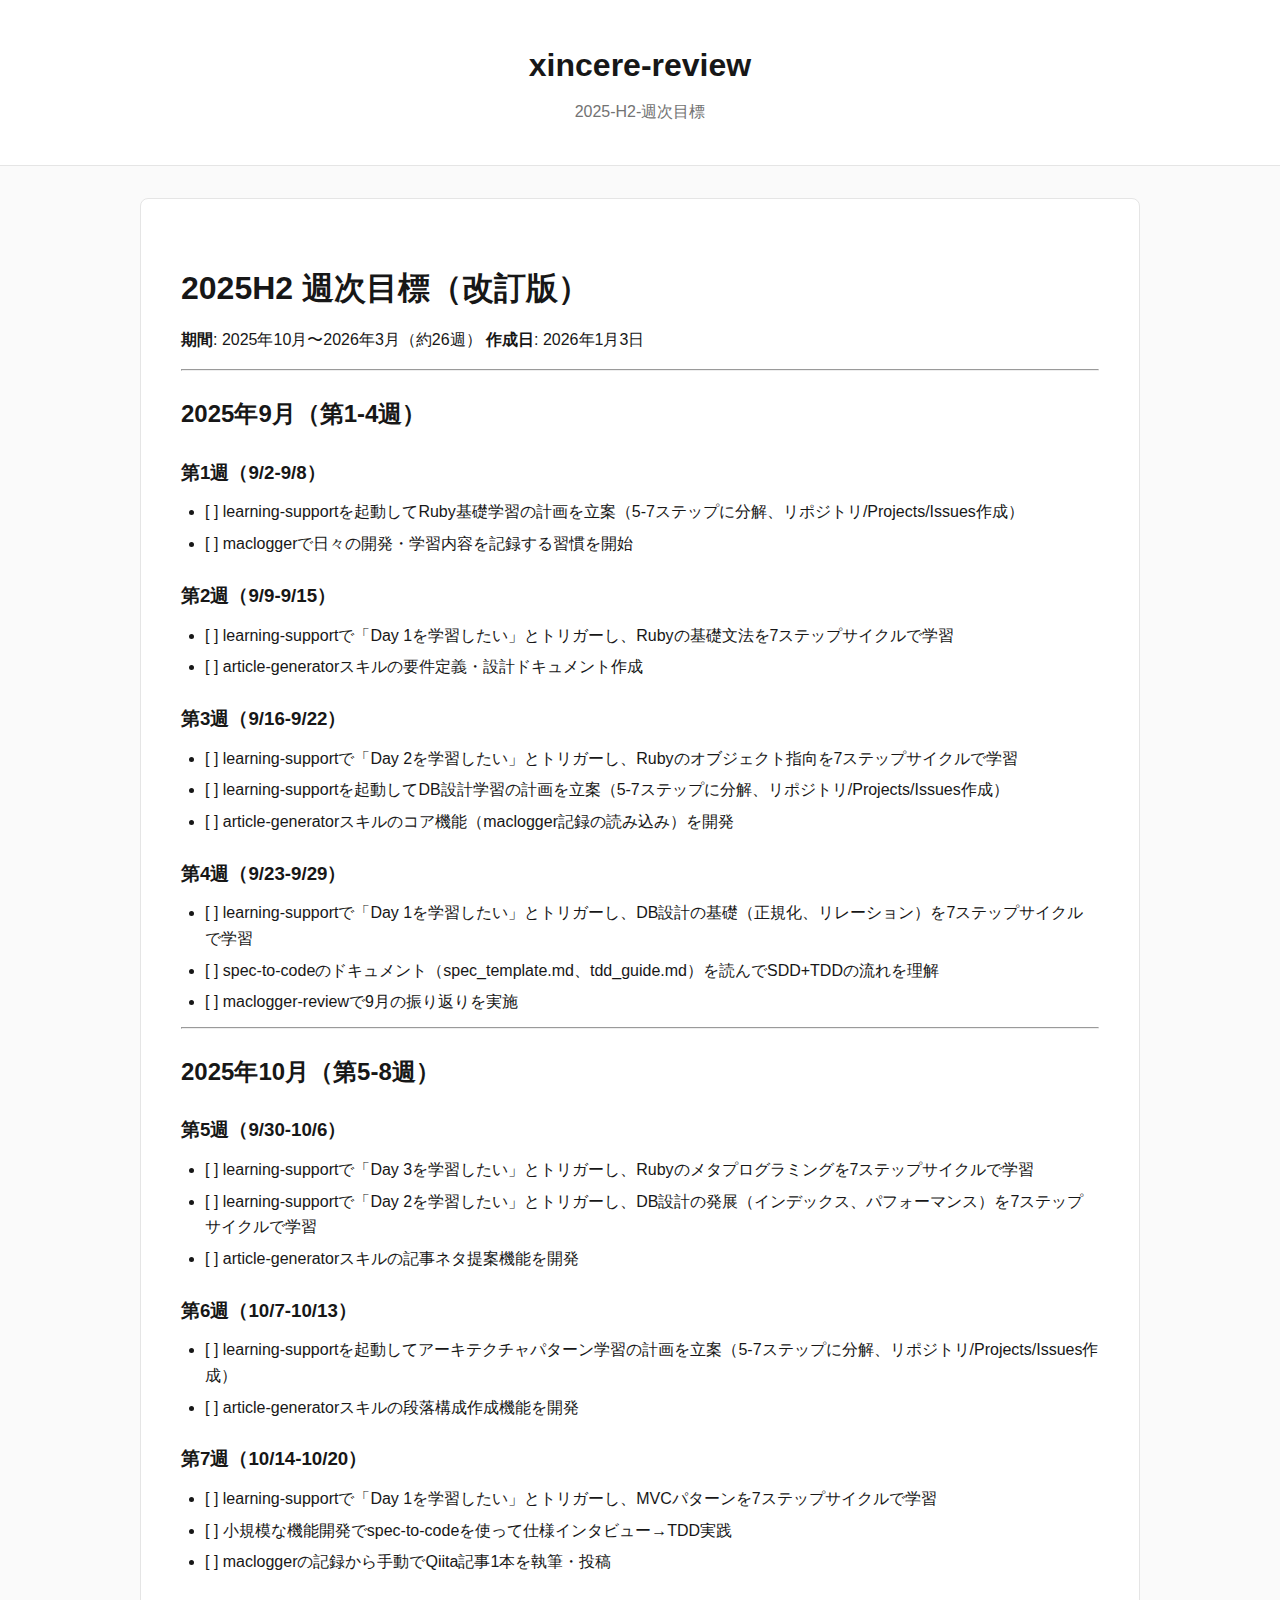
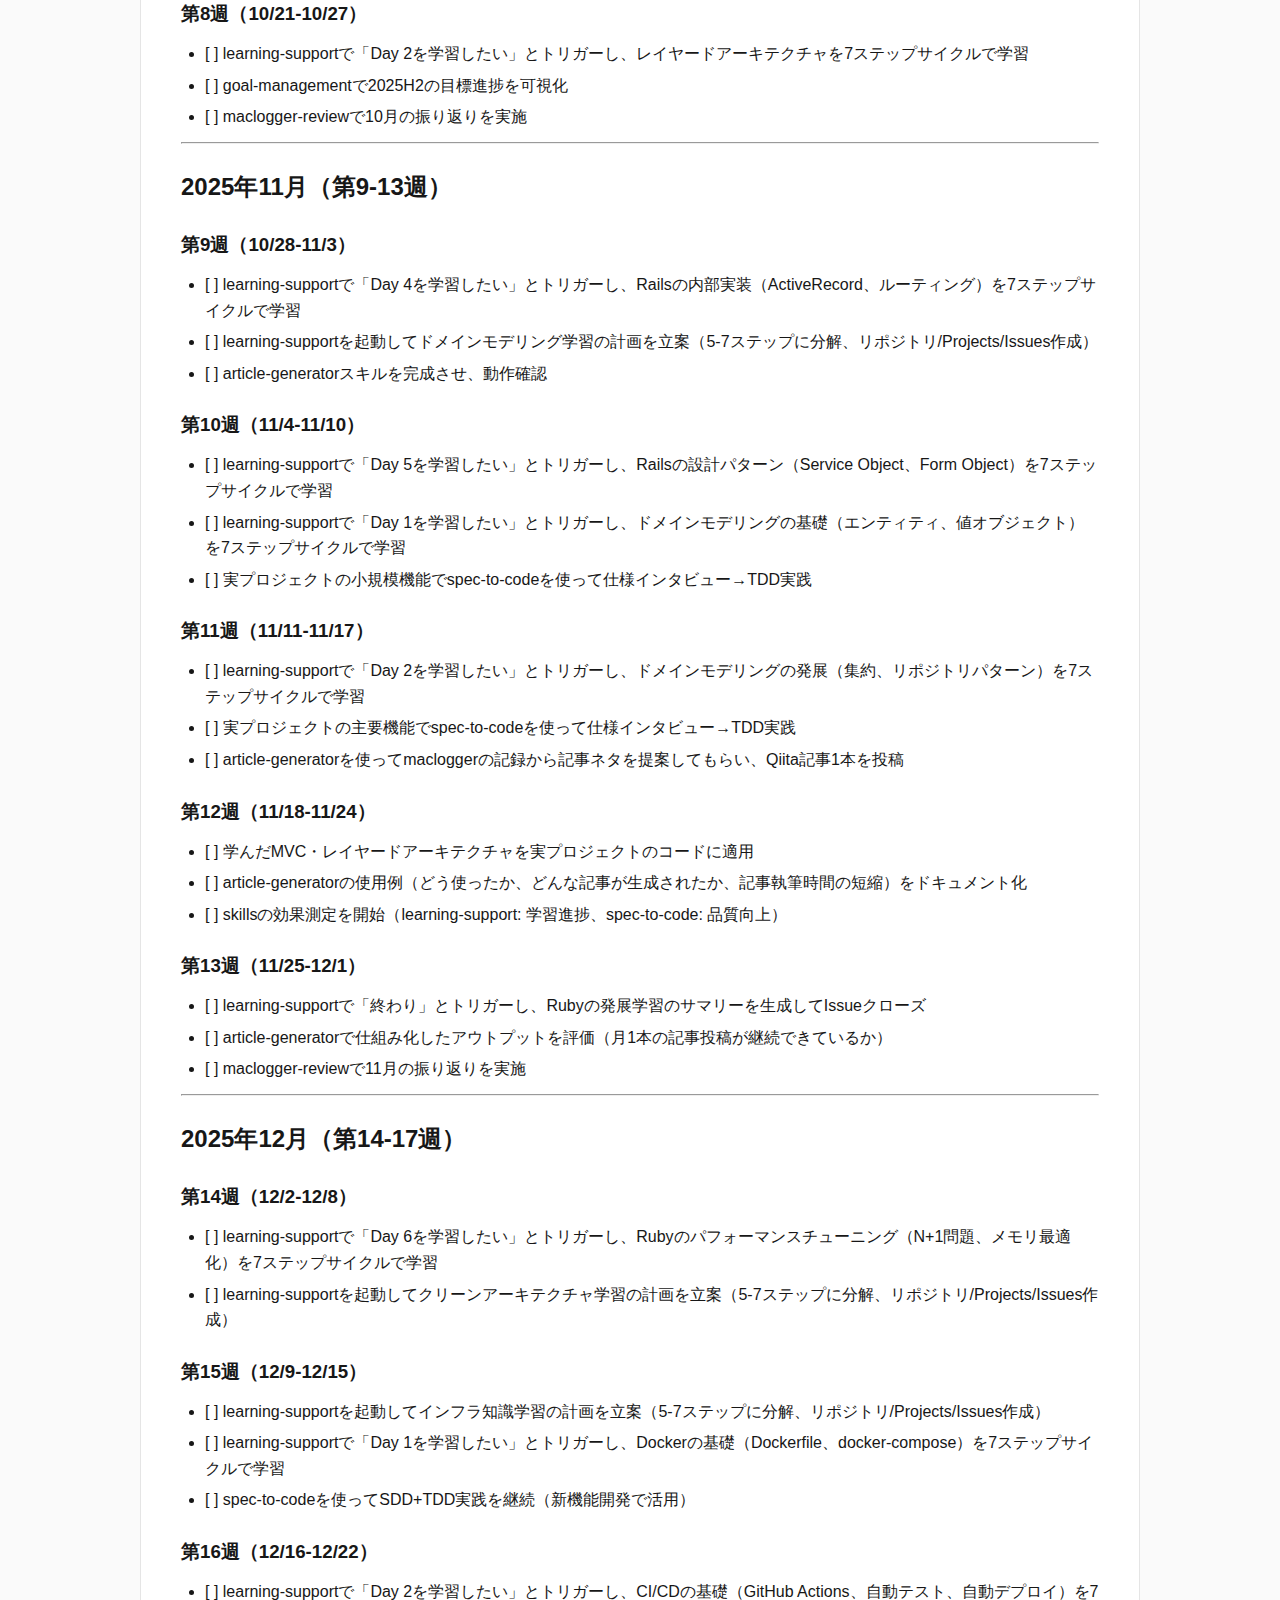
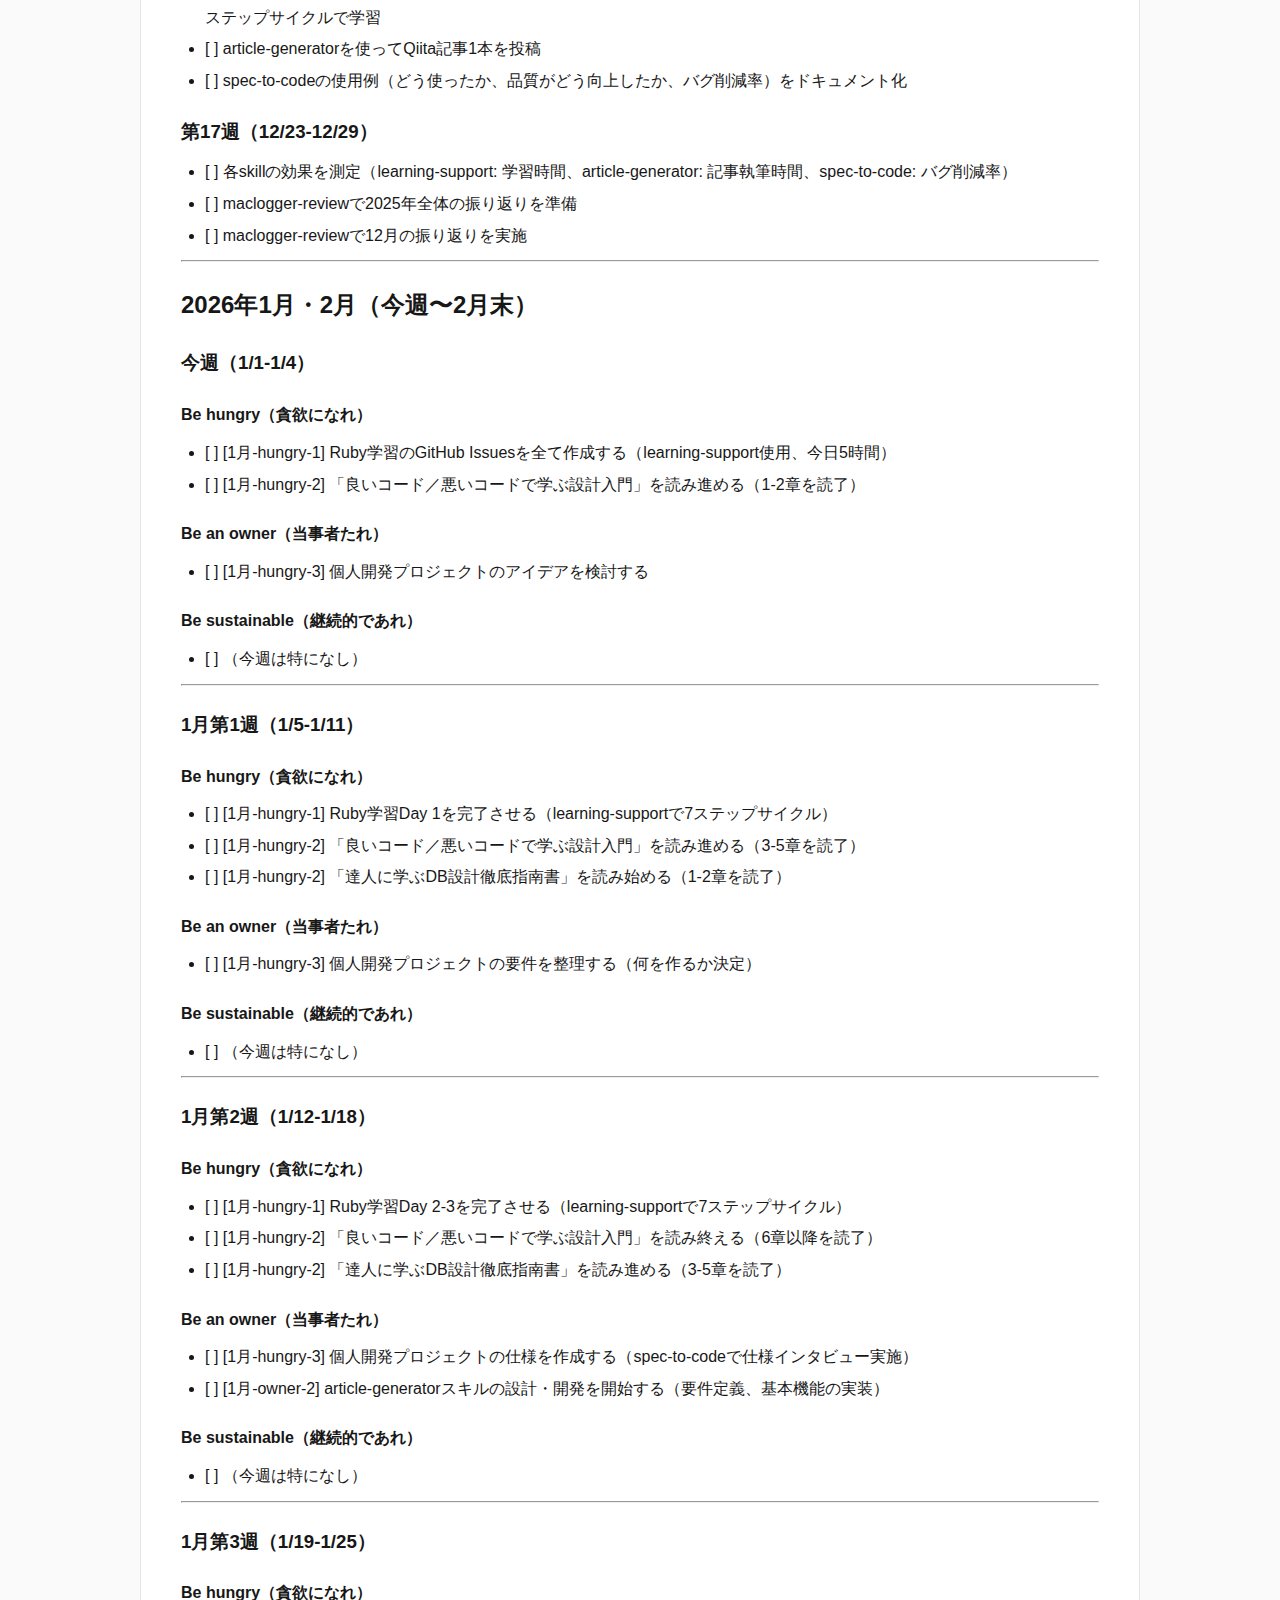
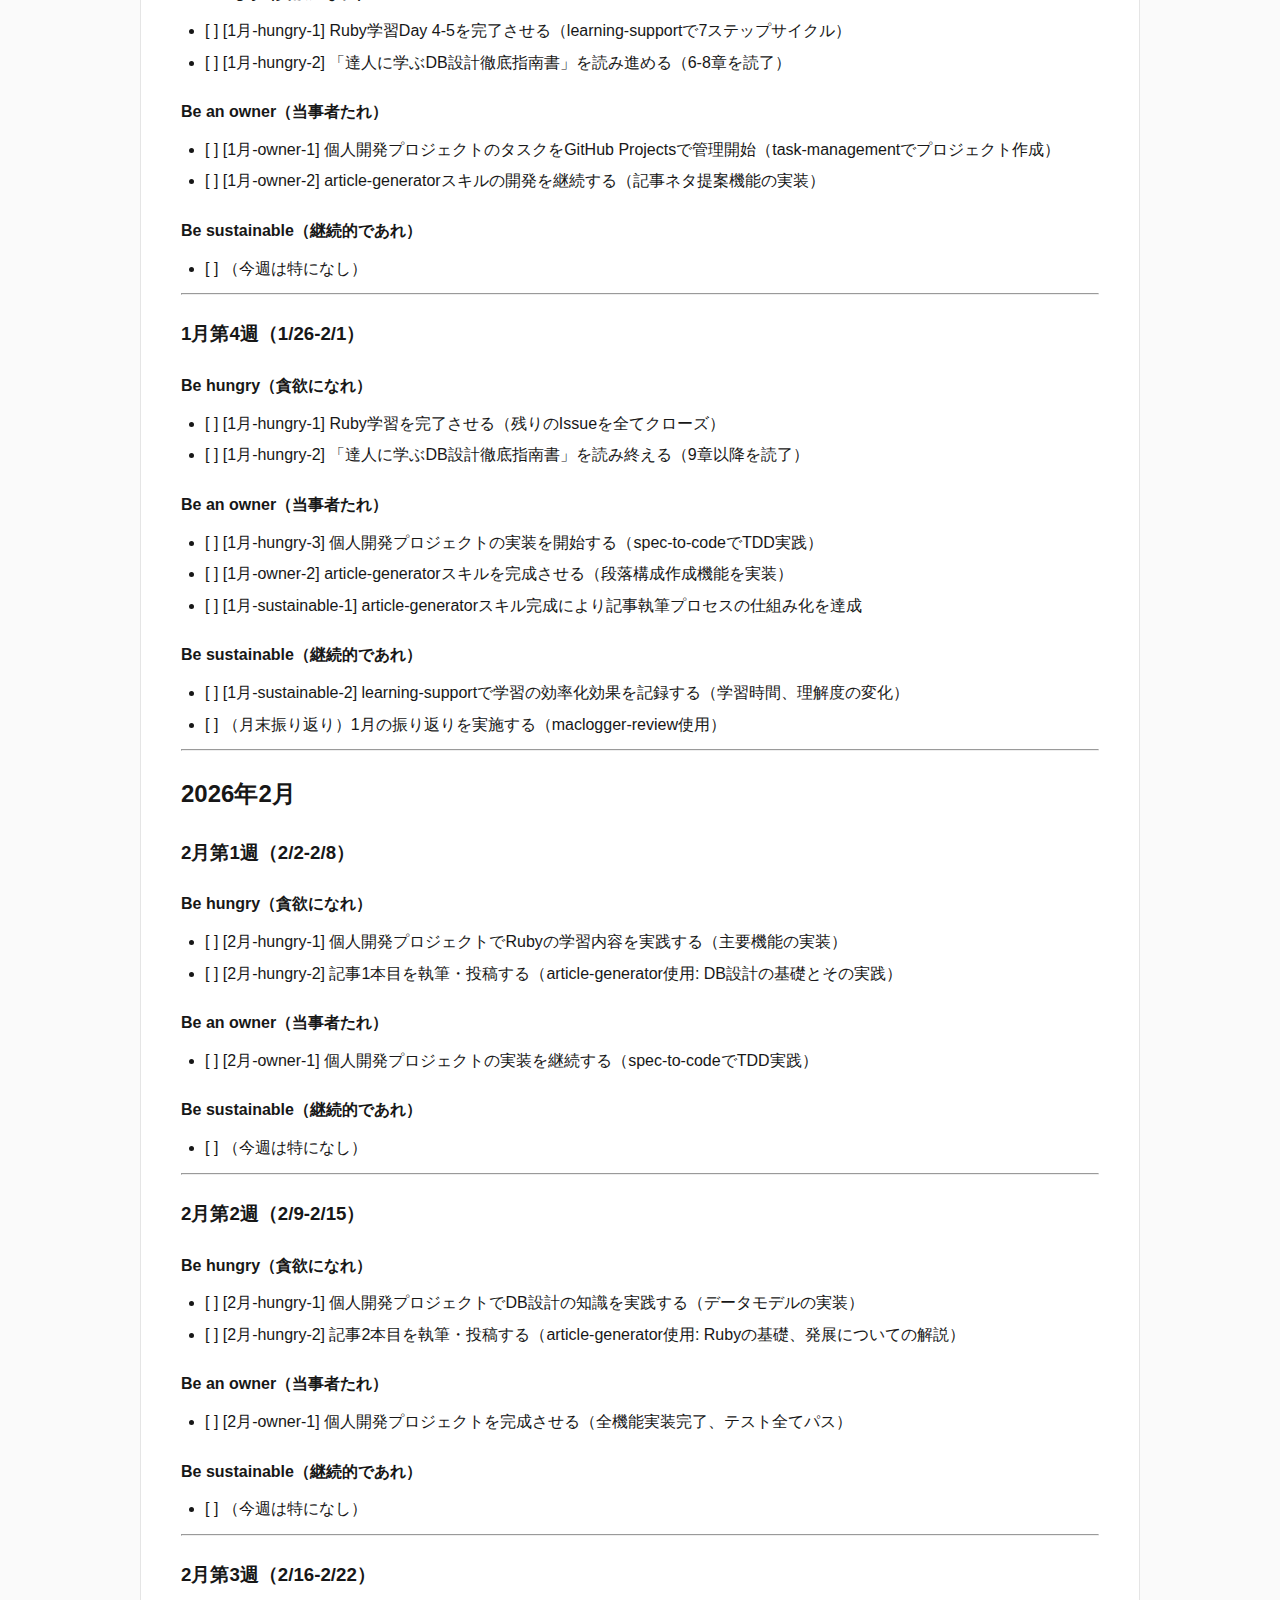
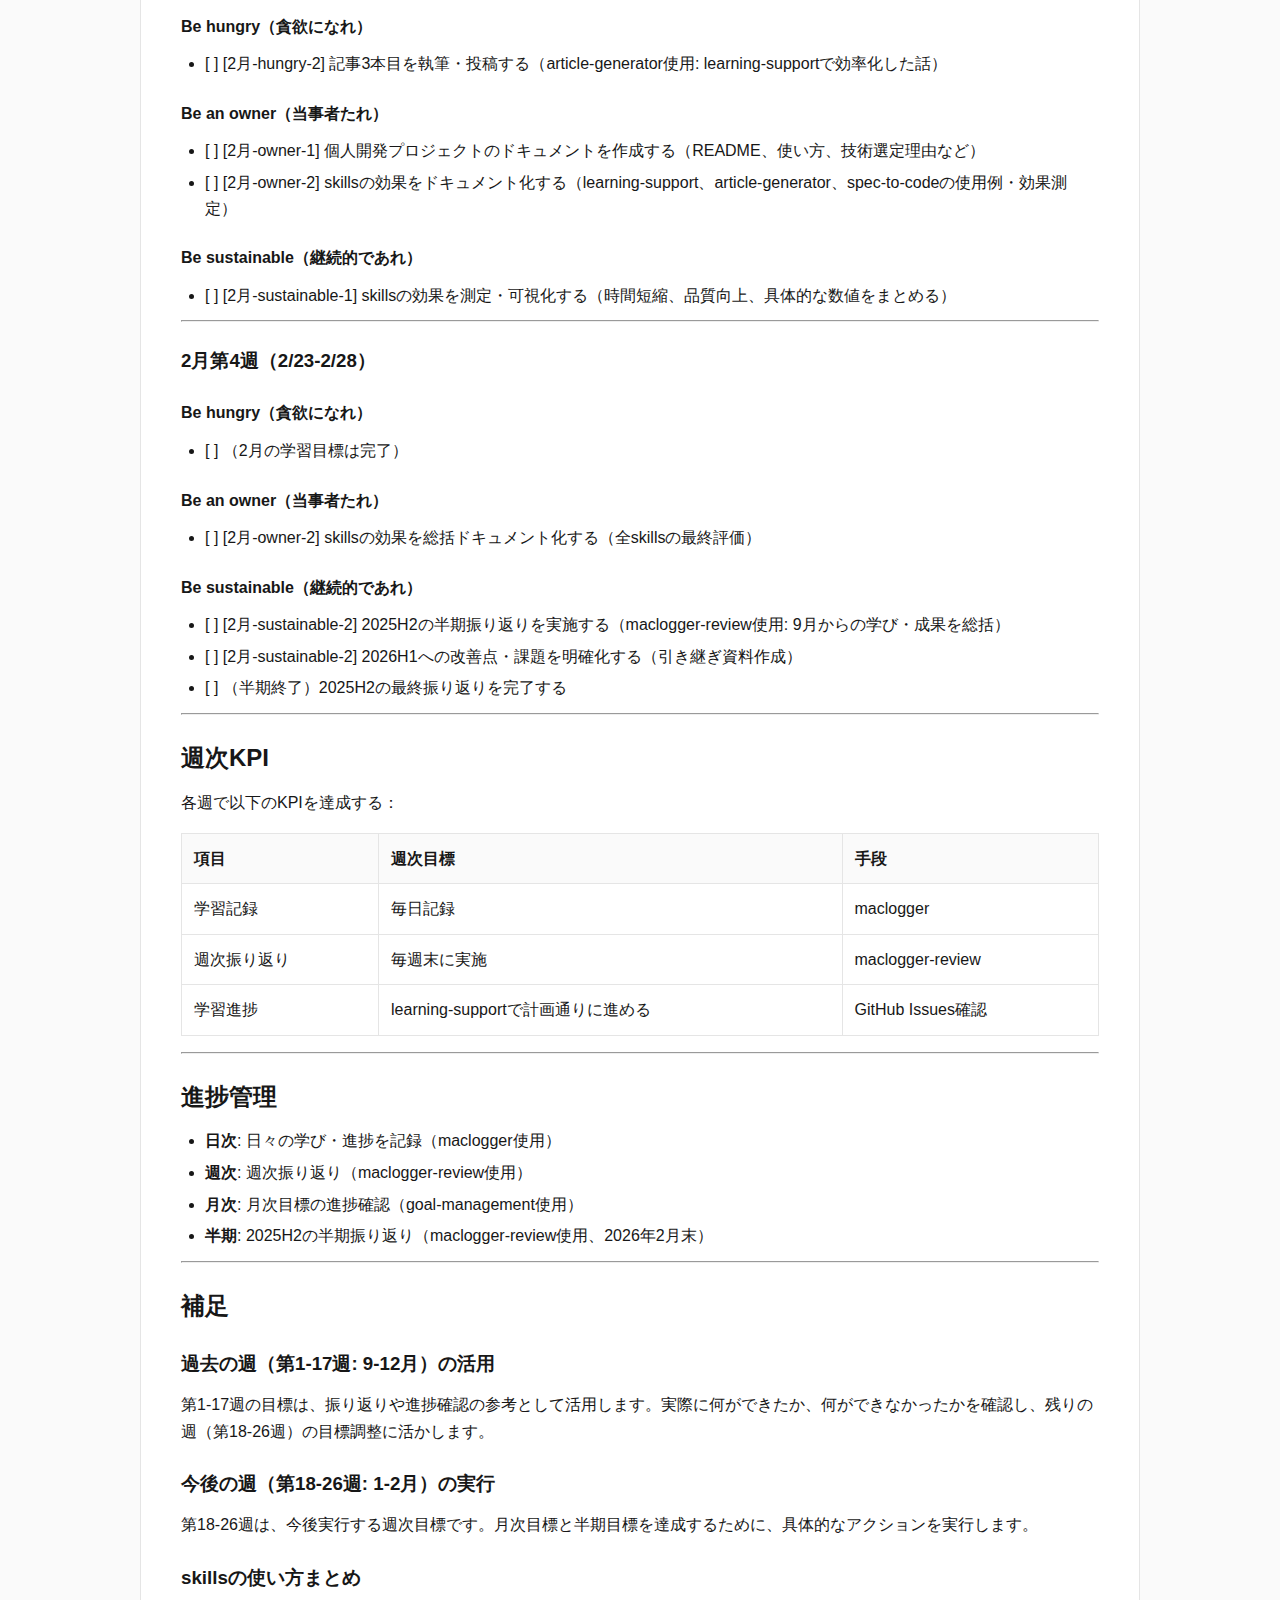
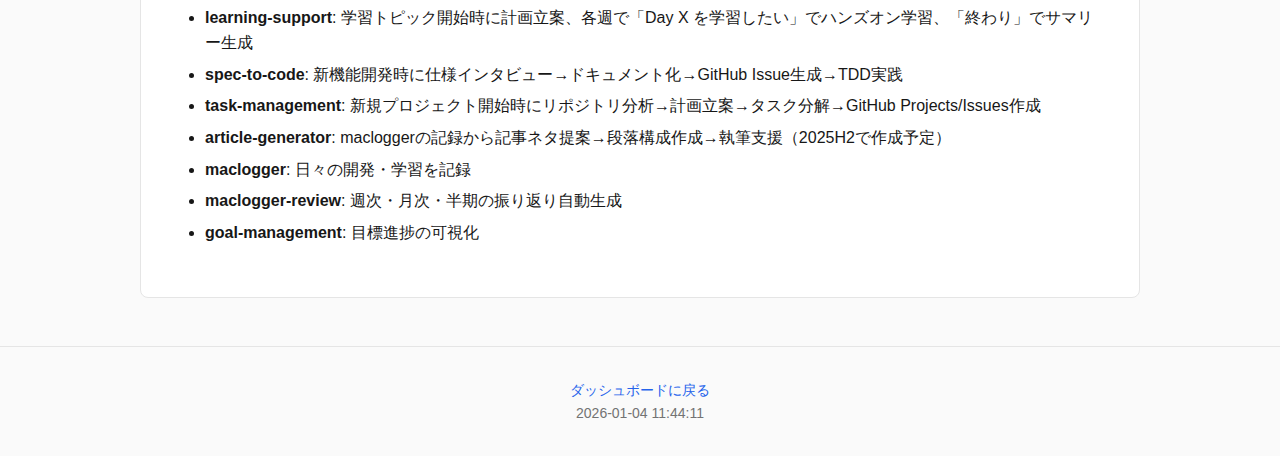
<file: docs/goals/2025-H2-週次目標.html>
<!DOCTYPE html>
<html lang="ja">
<head>
    <meta charset="UTF-8">
    <meta name="viewport" content="width=device-width, initial-scale=1.0">
    <title>2025-H2-週次目標 - xincere-review</title>
    <link rel="stylesheet" href="../assets/style.css">
</head>
<body>
    <header>
        <h1><a href="../index.html">xincere-review</a></h1>
        <p>2025-H2-週次目標</p>
    </header>
    
    <main class="content">
        <h1>2025H2 週次目標（改訂版）</h1>
<p><strong>期間</strong>: 2025年10月〜2026年3月（約26週）
<strong>作成日</strong>: 2026年1月3日</p>
<hr />
<h2>2025年9月（第1-4週）</h2>
<h3>第1週（9/2-9/8）</h3>
<ul>
<li>[ ] learning-supportを起動してRuby基礎学習の計画を立案（5-7ステップに分解、リポジトリ/Projects/Issues作成）</li>
<li>[ ] macloggerで日々の開発・学習内容を記録する習慣を開始</li>
</ul>
<h3>第2週（9/9-9/15）</h3>
<ul>
<li>[ ] learning-supportで「Day 1を学習したい」とトリガーし、Rubyの基礎文法を7ステップサイクルで学習</li>
<li>[ ] article-generatorスキルの要件定義・設計ドキュメント作成</li>
</ul>
<h3>第3週（9/16-9/22）</h3>
<ul>
<li>[ ] learning-supportで「Day 2を学習したい」とトリガーし、Rubyのオブジェクト指向を7ステップサイクルで学習</li>
<li>[ ] learning-supportを起動してDB設計学習の計画を立案（5-7ステップに分解、リポジトリ/Projects/Issues作成）</li>
<li>[ ] article-generatorスキルのコア機能（maclogger記録の読み込み）を開発</li>
</ul>
<h3>第4週（9/23-9/29）</h3>
<ul>
<li>[ ] learning-supportで「Day 1を学習したい」とトリガーし、DB設計の基礎（正規化、リレーション）を7ステップサイクルで学習</li>
<li>[ ] spec-to-codeのドキュメント（spec_template.md、tdd_guide.md）を読んでSDD+TDDの流れを理解</li>
<li>[ ] maclogger-reviewで9月の振り返りを実施</li>
</ul>
<hr />
<h2>2025年10月（第5-8週）</h2>
<h3>第5週（9/30-10/6）</h3>
<ul>
<li>[ ] learning-supportで「Day 3を学習したい」とトリガーし、Rubyのメタプログラミングを7ステップサイクルで学習</li>
<li>[ ] learning-supportで「Day 2を学習したい」とトリガーし、DB設計の発展（インデックス、パフォーマンス）を7ステップサイクルで学習</li>
<li>[ ] article-generatorスキルの記事ネタ提案機能を開発</li>
</ul>
<h3>第6週（10/7-10/13）</h3>
<ul>
<li>[ ] learning-supportを起動してアーキテクチャパターン学習の計画を立案（5-7ステップに分解、リポジトリ/Projects/Issues作成）</li>
<li>[ ] article-generatorスキルの段落構成作成機能を開発</li>
</ul>
<h3>第7週（10/14-10/20）</h3>
<ul>
<li>[ ] learning-supportで「Day 1を学習したい」とトリガーし、MVCパターンを7ステップサイクルで学習</li>
<li>[ ] 小規模な機能開発でspec-to-codeを使って仕様インタビュー→TDD実践</li>
<li>[ ] macloggerの記録から手動でQiita記事1本を執筆・投稿</li>
</ul>
<h3>第8週（10/21-10/27）</h3>
<ul>
<li>[ ] learning-supportで「Day 2を学習したい」とトリガーし、レイヤードアーキテクチャを7ステップサイクルで学習</li>
<li>[ ] goal-managementで2025H2の目標進捗を可視化</li>
<li>[ ] maclogger-reviewで10月の振り返りを実施</li>
</ul>
<hr />
<h2>2025年11月（第9-13週）</h2>
<h3>第9週（10/28-11/3）</h3>
<ul>
<li>[ ] learning-supportで「Day 4を学習したい」とトリガーし、Railsの内部実装（ActiveRecord、ルーティング）を7ステップサイクルで学習</li>
<li>[ ] learning-supportを起動してドメインモデリング学習の計画を立案（5-7ステップに分解、リポジトリ/Projects/Issues作成）</li>
<li>[ ] article-generatorスキルを完成させ、動作確認</li>
</ul>
<h3>第10週（11/4-11/10）</h3>
<ul>
<li>[ ] learning-supportで「Day 5を学習したい」とトリガーし、Railsの設計パターン（Service Object、Form Object）を7ステップサイクルで学習</li>
<li>[ ] learning-supportで「Day 1を学習したい」とトリガーし、ドメインモデリングの基礎（エンティティ、値オブジェクト）を7ステップサイクルで学習</li>
<li>[ ] 実プロジェクトの小規模機能でspec-to-codeを使って仕様インタビュー→TDD実践</li>
</ul>
<h3>第11週（11/11-11/17）</h3>
<ul>
<li>[ ] learning-supportで「Day 2を学習したい」とトリガーし、ドメインモデリングの発展（集約、リポジトリパターン）を7ステップサイクルで学習</li>
<li>[ ] 実プロジェクトの主要機能でspec-to-codeを使って仕様インタビュー→TDD実践</li>
<li>[ ] article-generatorを使ってmacloggerの記録から記事ネタを提案してもらい、Qiita記事1本を投稿</li>
</ul>
<h3>第12週（11/18-11/24）</h3>
<ul>
<li>[ ] 学んだMVC・レイヤードアーキテクチャを実プロジェクトのコードに適用</li>
<li>[ ] article-generatorの使用例（どう使ったか、どんな記事が生成されたか、記事執筆時間の短縮）をドキュメント化</li>
<li>[ ] skillsの効果測定を開始（learning-support: 学習進捗、spec-to-code: 品質向上）</li>
</ul>
<h3>第13週（11/25-12/1）</h3>
<ul>
<li>[ ] learning-supportで「終わり」とトリガーし、Rubyの発展学習のサマリーを生成してIssueクローズ</li>
<li>[ ] article-generatorで仕組み化したアウトプットを評価（月1本の記事投稿が継続できているか）</li>
<li>[ ] maclogger-reviewで11月の振り返りを実施</li>
</ul>
<hr />
<h2>2025年12月（第14-17週）</h2>
<h3>第14週（12/2-12/8）</h3>
<ul>
<li>[ ] learning-supportで「Day 6を学習したい」とトリガーし、Rubyのパフォーマンスチューニング（N+1問題、メモリ最適化）を7ステップサイクルで学習</li>
<li>[ ] learning-supportを起動してクリーンアーキテクチャ学習の計画を立案（5-7ステップに分解、リポジトリ/Projects/Issues作成）</li>
</ul>
<h3>第15週（12/9-12/15）</h3>
<ul>
<li>[ ] learning-supportを起動してインフラ知識学習の計画を立案（5-7ステップに分解、リポジトリ/Projects/Issues作成）</li>
<li>[ ] learning-supportで「Day 1を学習したい」とトリガーし、Dockerの基礎（Dockerfile、docker-compose）を7ステップサイクルで学習</li>
<li>[ ] spec-to-codeを使ってSDD+TDD実践を継続（新機能開発で活用）</li>
</ul>
<h3>第16週（12/16-12/22）</h3>
<ul>
<li>[ ] learning-supportで「Day 2を学習したい」とトリガーし、CI/CDの基礎（GitHub Actions、自動テスト、自動デプロイ）を7ステップサイクルで学習</li>
<li>[ ] article-generatorを使ってQiita記事1本を投稿</li>
<li>[ ] spec-to-codeの使用例（どう使ったか、品質がどう向上したか、バグ削減率）をドキュメント化</li>
</ul>
<h3>第17週（12/23-12/29）</h3>
<ul>
<li>[ ] 各skillの効果を測定（learning-support: 学習時間、article-generator: 記事執筆時間、spec-to-code: バグ削減率）</li>
<li>[ ] maclogger-reviewで2025年全体の振り返りを準備</li>
<li>[ ] maclogger-reviewで12月の振り返りを実施</li>
</ul>
<hr />
<h2>2026年1月・2月（今週〜2月末）</h2>
<h3>今週（1/1-1/4）</h3>
<h4>Be hungry（貪欲になれ）</h4>
<ul>
<li>[ ] [1月-hungry-1] Ruby学習のGitHub Issuesを全て作成する（learning-support使用、今日5時間）</li>
<li>[ ] [1月-hungry-2] 「良いコード／悪いコードで学ぶ設計入門」を読み進める（1-2章を読了）</li>
</ul>
<h4>Be an owner（当事者たれ）</h4>
<ul>
<li>[ ] [1月-hungry-3] 個人開発プロジェクトのアイデアを検討する</li>
</ul>
<h4>Be sustainable（継続的であれ）</h4>
<ul>
<li>[ ] （今週は特になし）</li>
</ul>
<hr />
<h3>1月第1週（1/5-1/11）</h3>
<h4>Be hungry（貪欲になれ）</h4>
<ul>
<li>[ ] [1月-hungry-1] Ruby学習Day 1を完了させる（learning-supportで7ステップサイクル）</li>
<li>[ ] [1月-hungry-2] 「良いコード／悪いコードで学ぶ設計入門」を読み進める（3-5章を読了）</li>
<li>[ ] [1月-hungry-2] 「達人に学ぶDB設計徹底指南書」を読み始める（1-2章を読了）</li>
</ul>
<h4>Be an owner（当事者たれ）</h4>
<ul>
<li>[ ] [1月-hungry-3] 個人開発プロジェクトの要件を整理する（何を作るか決定）</li>
</ul>
<h4>Be sustainable（継続的であれ）</h4>
<ul>
<li>[ ] （今週は特になし）</li>
</ul>
<hr />
<h3>1月第2週（1/12-1/18）</h3>
<h4>Be hungry（貪欲になれ）</h4>
<ul>
<li>[ ] [1月-hungry-1] Ruby学習Day 2-3を完了させる（learning-supportで7ステップサイクル）</li>
<li>[ ] [1月-hungry-2] 「良いコード／悪いコードで学ぶ設計入門」を読み終える（6章以降を読了）</li>
<li>[ ] [1月-hungry-2] 「達人に学ぶDB設計徹底指南書」を読み進める（3-5章を読了）</li>
</ul>
<h4>Be an owner（当事者たれ）</h4>
<ul>
<li>[ ] [1月-hungry-3] 個人開発プロジェクトの仕様を作成する（spec-to-codeで仕様インタビュー実施）</li>
<li>[ ] [1月-owner-2] article-generatorスキルの設計・開発を開始する（要件定義、基本機能の実装）</li>
</ul>
<h4>Be sustainable（継続的であれ）</h4>
<ul>
<li>[ ] （今週は特になし）</li>
</ul>
<hr />
<h3>1月第3週（1/19-1/25）</h3>
<h4>Be hungry（貪欲になれ）</h4>
<ul>
<li>[ ] [1月-hungry-1] Ruby学習Day 4-5を完了させる（learning-supportで7ステップサイクル）</li>
<li>[ ] [1月-hungry-2] 「達人に学ぶDB設計徹底指南書」を読み進める（6-8章を読了）</li>
</ul>
<h4>Be an owner（当事者たれ）</h4>
<ul>
<li>[ ] [1月-owner-1] 個人開発プロジェクトのタスクをGitHub Projectsで管理開始（task-managementでプロジェクト作成）</li>
<li>[ ] [1月-owner-2] article-generatorスキルの開発を継続する（記事ネタ提案機能の実装）</li>
</ul>
<h4>Be sustainable（継続的であれ）</h4>
<ul>
<li>[ ] （今週は特になし）</li>
</ul>
<hr />
<h3>1月第4週（1/26-2/1）</h3>
<h4>Be hungry（貪欲になれ）</h4>
<ul>
<li>[ ] [1月-hungry-1] Ruby学習を完了させる（残りのIssueを全てクローズ）</li>
<li>[ ] [1月-hungry-2] 「達人に学ぶDB設計徹底指南書」を読み終える（9章以降を読了）</li>
</ul>
<h4>Be an owner（当事者たれ）</h4>
<ul>
<li>[ ] [1月-hungry-3] 個人開発プロジェクトの実装を開始する（spec-to-codeでTDD実践）</li>
<li>[ ] [1月-owner-2] article-generatorスキルを完成させる（段落構成作成機能を実装）</li>
<li>[ ] [1月-sustainable-1] article-generatorスキル完成により記事執筆プロセスの仕組み化を達成</li>
</ul>
<h4>Be sustainable（継続的であれ）</h4>
<ul>
<li>[ ] [1月-sustainable-2] learning-supportで学習の効率化効果を記録する（学習時間、理解度の変化）</li>
<li>[ ] （月末振り返り）1月の振り返りを実施する（maclogger-review使用）</li>
</ul>
<hr />
<h2>2026年2月</h2>
<h3>2月第1週（2/2-2/8）</h3>
<h4>Be hungry（貪欲になれ）</h4>
<ul>
<li>[ ] [2月-hungry-1] 個人開発プロジェクトでRubyの学習内容を実践する（主要機能の実装）</li>
<li>[ ] [2月-hungry-2] 記事1本目を執筆・投稿する（article-generator使用: DB設計の基礎とその実践）</li>
</ul>
<h4>Be an owner（当事者たれ）</h4>
<ul>
<li>[ ] [2月-owner-1] 個人開発プロジェクトの実装を継続する（spec-to-codeでTDD実践）</li>
</ul>
<h4>Be sustainable（継続的であれ）</h4>
<ul>
<li>[ ] （今週は特になし）</li>
</ul>
<hr />
<h3>2月第2週（2/9-2/15）</h3>
<h4>Be hungry（貪欲になれ）</h4>
<ul>
<li>[ ] [2月-hungry-1] 個人開発プロジェクトでDB設計の知識を実践する（データモデルの実装）</li>
<li>[ ] [2月-hungry-2] 記事2本目を執筆・投稿する（article-generator使用: Rubyの基礎、発展についての解説）</li>
</ul>
<h4>Be an owner（当事者たれ）</h4>
<ul>
<li>[ ] [2月-owner-1] 個人開発プロジェクトを完成させる（全機能実装完了、テスト全てパス）</li>
</ul>
<h4>Be sustainable（継続的であれ）</h4>
<ul>
<li>[ ] （今週は特になし）</li>
</ul>
<hr />
<h3>2月第3週（2/16-2/22）</h3>
<h4>Be hungry（貪欲になれ）</h4>
<ul>
<li>[ ] [2月-hungry-2] 記事3本目を執筆・投稿する（article-generator使用: learning-supportで効率化した話）</li>
</ul>
<h4>Be an owner（当事者たれ）</h4>
<ul>
<li>[ ] [2月-owner-1] 個人開発プロジェクトのドキュメントを作成する（README、使い方、技術選定理由など）</li>
<li>[ ] [2月-owner-2] skillsの効果をドキュメント化する（learning-support、article-generator、spec-to-codeの使用例・効果測定）</li>
</ul>
<h4>Be sustainable（継続的であれ）</h4>
<ul>
<li>[ ] [2月-sustainable-1] skillsの効果を測定・可視化する（時間短縮、品質向上、具体的な数値をまとめる）</li>
</ul>
<hr />
<h3>2月第4週（2/23-2/28）</h3>
<h4>Be hungry（貪欲になれ）</h4>
<ul>
<li>[ ] （2月の学習目標は完了）</li>
</ul>
<h4>Be an owner（当事者たれ）</h4>
<ul>
<li>[ ] [2月-owner-2] skillsの効果を総括ドキュメント化する（全skillsの最終評価）</li>
</ul>
<h4>Be sustainable（継続的であれ）</h4>
<ul>
<li>[ ] [2月-sustainable-2] 2025H2の半期振り返りを実施する（maclogger-review使用: 9月からの学び・成果を総括）</li>
<li>[ ] [2月-sustainable-2] 2026H1への改善点・課題を明確化する（引き継ぎ資料作成）</li>
<li>[ ] （半期終了）2025H2の最終振り返りを完了する</li>
</ul>
<hr />
<h2>週次KPI</h2>
<p>各週で以下のKPIを達成する：</p>
<table>
<thead>
<tr>
<th>項目</th>
<th>週次目標</th>
<th>手段</th>
</tr>
</thead>
<tbody>
<tr>
<td>学習記録</td>
<td>毎日記録</td>
<td>maclogger</td>
</tr>
<tr>
<td>週次振り返り</td>
<td>毎週末に実施</td>
<td>maclogger-review</td>
</tr>
<tr>
<td>学習進捗</td>
<td>learning-supportで計画通りに進める</td>
<td>GitHub Issues確認</td>
</tr>
</tbody>
</table>
<hr />
<h2>進捗管理</h2>
<ul>
<li><strong>日次</strong>: 日々の学び・進捗を記録（maclogger使用）</li>
<li><strong>週次</strong>: 週次振り返り（maclogger-review使用）</li>
<li><strong>月次</strong>: 月次目標の進捗確認（goal-management使用）</li>
<li><strong>半期</strong>: 2025H2の半期振り返り（maclogger-review使用、2026年2月末）</li>
</ul>
<hr />
<h2>補足</h2>
<h3>過去の週（第1-17週: 9-12月）の活用</h3>
<p>第1-17週の目標は、振り返りや進捗確認の参考として活用します。実際に何ができたか、何ができなかったかを確認し、残りの週（第18-26週）の目標調整に活かします。</p>
<h3>今後の週（第18-26週: 1-2月）の実行</h3>
<p>第18-26週は、今後実行する週次目標です。月次目標と半期目標を達成するために、具体的なアクションを実行します。</p>
<h3>skillsの使い方まとめ</h3>
<ul>
<li><strong>learning-support</strong>: 学習トピック開始時に計画立案、各週で「Day X を学習したい」でハンズオン学習、「終わり」でサマリー生成</li>
<li><strong>spec-to-code</strong>: 新機能開発時に仕様インタビュー→ドキュメント化→GitHub Issue生成→TDD実践</li>
<li><strong>task-management</strong>: 新規プロジェクト開始時にリポジトリ分析→計画立案→タスク分解→GitHub Projects/Issues作成</li>
<li><strong>article-generator</strong>: macloggerの記録から記事ネタ提案→段落構成作成→執筆支援（2025H2で作成予定）</li>
<li><strong>maclogger</strong>: 日々の開発・学習を記録</li>
<li><strong>maclogger-review</strong>: 週次・月次・半期の振り返り自動生成</li>
<li><strong>goal-management</strong>: 目標進捗の可視化</li>
</ul>

    </main>
    
    <footer>
        <p><a href="../index.html">ダッシュボードに戻る</a></p>
        <p>2026-01-04 11:44:11</p>
    </footer>
</body>
</html>
</file>
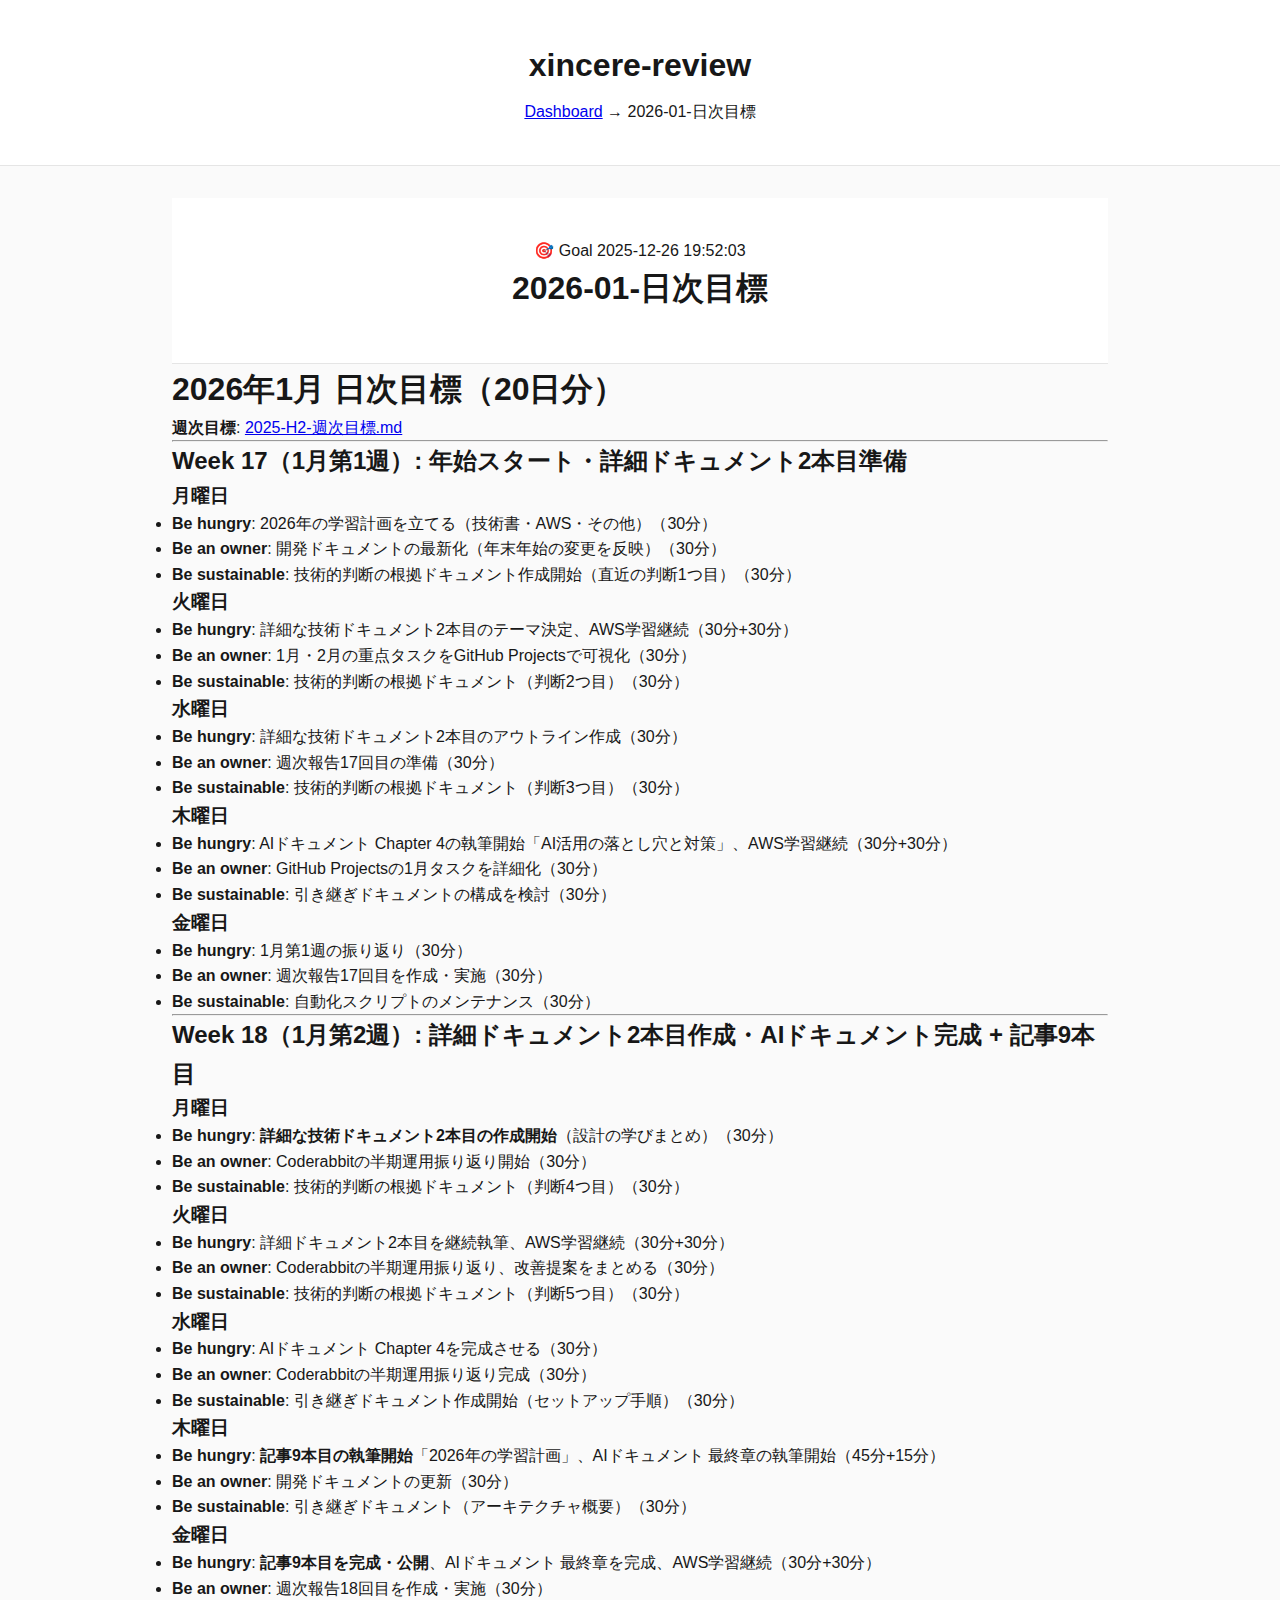
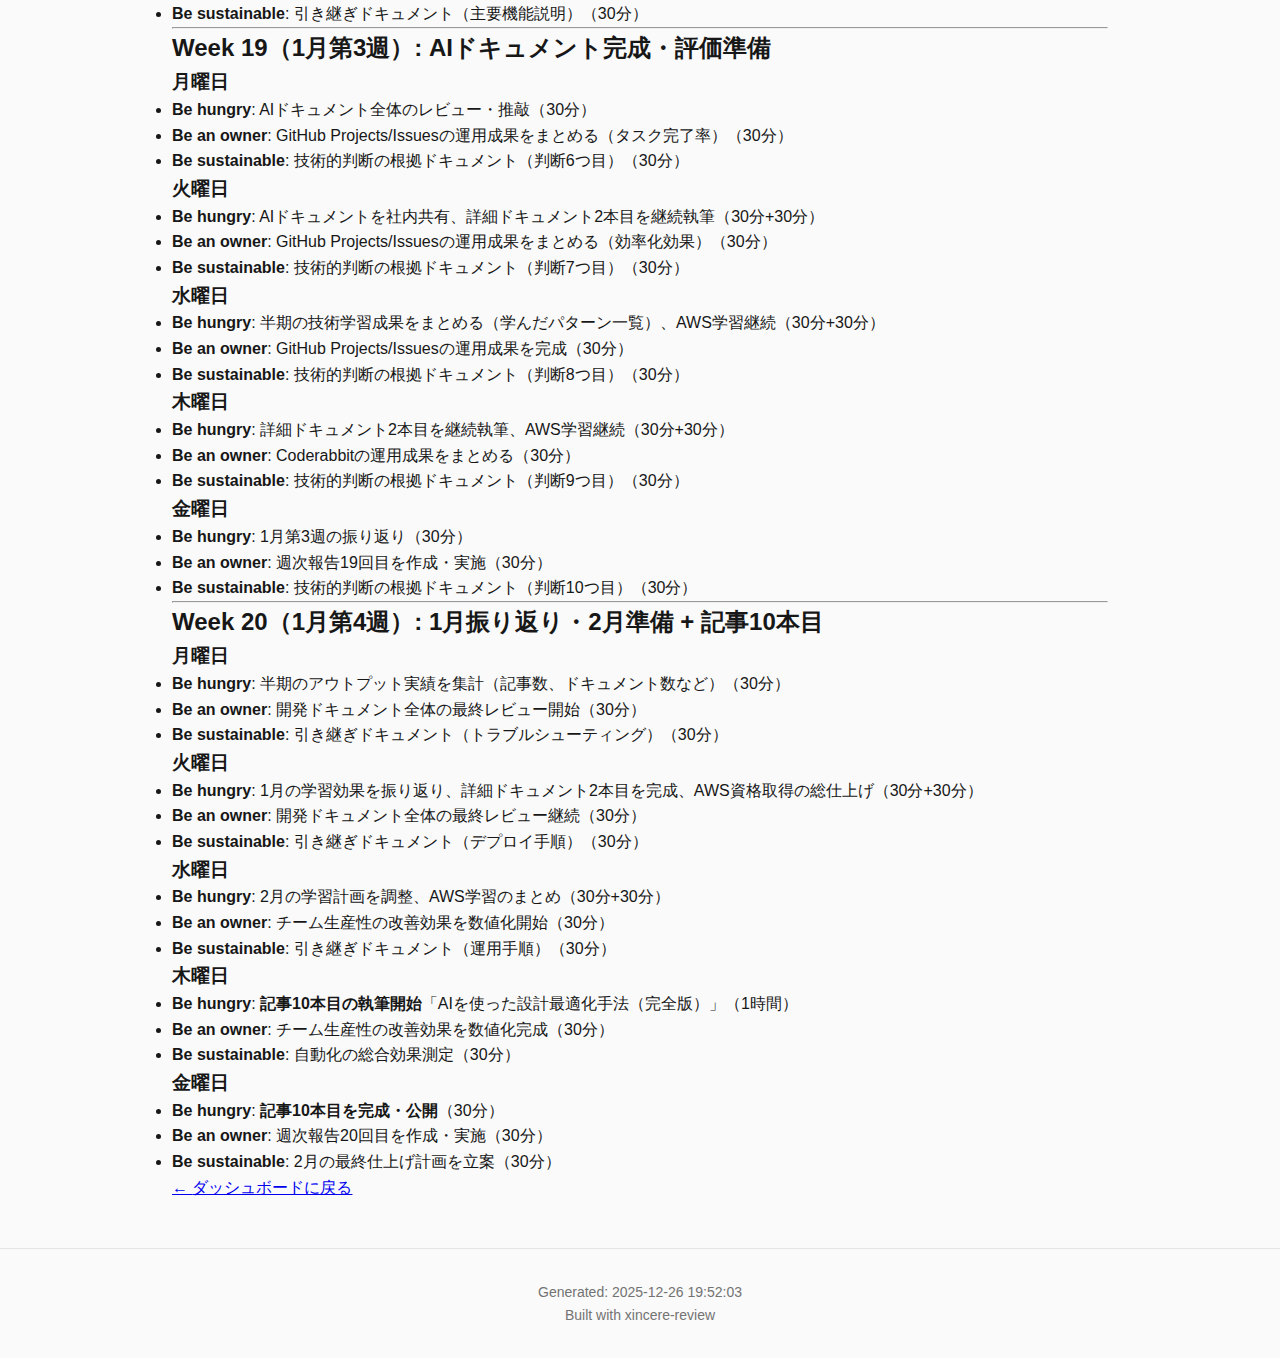
<file: docs/goals/2026-01-日次目標.html>
<!DOCTYPE html>
<html lang="ja">
<head>
    <meta charset="UTF-8">
    <meta name="viewport" content="width=device-width, initial-scale=1.0">
    <meta name="description" content="目標: 2026-01-日次目標">
    <title>2026-01-日次目標 - xincere-review</title>
    <link rel="stylesheet" href="../assets/style.css">
</head>
<body>
    <header>
        <div class="header-content">
            <h1><a href="../index.html">xincere-review</a></h1>
            <nav class="breadcrumb">
                <a href="../index.html" class="breadcrumb-link">Dashboard</a>
                <span class="breadcrumb-separator">→</span>
                <span class="breadcrumb-current">2026-01-日次目標</span>
            </nav>
        </div>
    </header>

    <main>
        <article class="document">
            <header class="document-header">
                <div class="document-meta">
                    <span class="document-type">🎯 Goal</span>
                    <span class="document-date">2025-12-26 19:52:03</span>
                </div>
                <h1 class="document-title">2026-01-日次目標</h1>
            </header>

            <div class="document-content">
                <h1>2026年1月 日次目標（20日分）</h1>
<p><strong>週次目標</strong>: <a href="2025-H2-週次目標.md">2025-H2-週次目標.md</a></p>
<hr />
<h2>Week 17（1月第1週）: 年始スタート・詳細ドキュメント2本目準備</h2>
<h3>月曜日</h3>
<ul>
<li><strong>Be hungry</strong>: 2026年の学習計画を立てる（技術書・AWS・その他）（30分）</li>
<li><strong>Be an owner</strong>: 開発ドキュメントの最新化（年末年始の変更を反映）（30分）</li>
<li><strong>Be sustainable</strong>: 技術的判断の根拠ドキュメント作成開始（直近の判断1つ目）（30分）</li>
</ul>
<h3>火曜日</h3>
<ul>
<li><strong>Be hungry</strong>: 詳細な技術ドキュメント2本目のテーマ決定、AWS学習継続（30分+30分）</li>
<li><strong>Be an owner</strong>: 1月・2月の重点タスクをGitHub Projectsで可視化（30分）</li>
<li><strong>Be sustainable</strong>: 技術的判断の根拠ドキュメント（判断2つ目）（30分）</li>
</ul>
<h3>水曜日</h3>
<ul>
<li><strong>Be hungry</strong>: 詳細な技術ドキュメント2本目のアウトライン作成（30分）</li>
<li><strong>Be an owner</strong>: 週次報告17回目の準備（30分）</li>
<li><strong>Be sustainable</strong>: 技術的判断の根拠ドキュメント（判断3つ目）（30分）</li>
</ul>
<h3>木曜日</h3>
<ul>
<li><strong>Be hungry</strong>: AIドキュメント Chapter 4の執筆開始「AI活用の落とし穴と対策」、AWS学習継続（30分+30分）</li>
<li><strong>Be an owner</strong>: GitHub Projectsの1月タスクを詳細化（30分）</li>
<li><strong>Be sustainable</strong>: 引き継ぎドキュメントの構成を検討（30分）</li>
</ul>
<h3>金曜日</h3>
<ul>
<li><strong>Be hungry</strong>: 1月第1週の振り返り（30分）</li>
<li><strong>Be an owner</strong>: 週次報告17回目を作成・実施（30分）</li>
<li><strong>Be sustainable</strong>: 自動化スクリプトのメンテナンス（30分）</li>
</ul>
<hr />
<h2>Week 18（1月第2週）: 詳細ドキュメント2本目作成・AIドキュメント完成 + 記事9本目</h2>
<h3>月曜日</h3>
<ul>
<li><strong>Be hungry</strong>: <strong>詳細な技術ドキュメント2本目の作成開始</strong>（設計の学びまとめ）（30分）</li>
<li><strong>Be an owner</strong>: Coderabbitの半期運用振り返り開始（30分）</li>
<li><strong>Be sustainable</strong>: 技術的判断の根拠ドキュメント（判断4つ目）（30分）</li>
</ul>
<h3>火曜日</h3>
<ul>
<li><strong>Be hungry</strong>: 詳細ドキュメント2本目を継続執筆、AWS学習継続（30分+30分）</li>
<li><strong>Be an owner</strong>: Coderabbitの半期運用振り返り、改善提案をまとめる（30分）</li>
<li><strong>Be sustainable</strong>: 技術的判断の根拠ドキュメント（判断5つ目）（30分）</li>
</ul>
<h3>水曜日</h3>
<ul>
<li><strong>Be hungry</strong>: AIドキュメント Chapter 4を完成させる（30分）</li>
<li><strong>Be an owner</strong>: Coderabbitの半期運用振り返り完成（30分）</li>
<li><strong>Be sustainable</strong>: 引き継ぎドキュメント作成開始（セットアップ手順）（30分）</li>
</ul>
<h3>木曜日</h3>
<ul>
<li><strong>Be hungry</strong>: <strong>記事9本目の執筆開始</strong>「2026年の学習計画」、AIドキュメント 最終章の執筆開始（45分+15分）</li>
<li><strong>Be an owner</strong>: 開発ドキュメントの更新（30分）</li>
<li><strong>Be sustainable</strong>: 引き継ぎドキュメント（アーキテクチャ概要）（30分）</li>
</ul>
<h3>金曜日</h3>
<ul>
<li><strong>Be hungry</strong>: <strong>記事9本目を完成・公開</strong>、AIドキュメント 最終章を完成、AWS学習継続（30分+30分）</li>
<li><strong>Be an owner</strong>: 週次報告18回目を作成・実施（30分）</li>
<li><strong>Be sustainable</strong>: 引き継ぎドキュメント（主要機能説明）（30分）</li>
</ul>
<hr />
<h2>Week 19（1月第3週）: AIドキュメント完成・評価準備</h2>
<h3>月曜日</h3>
<ul>
<li><strong>Be hungry</strong>: AIドキュメント全体のレビュー・推敲（30分）</li>
<li><strong>Be an owner</strong>: GitHub Projects/Issuesの運用成果をまとめる（タスク完了率）（30分）</li>
<li><strong>Be sustainable</strong>: 技術的判断の根拠ドキュメント（判断6つ目）（30分）</li>
</ul>
<h3>火曜日</h3>
<ul>
<li><strong>Be hungry</strong>: AIドキュメントを社内共有、詳細ドキュメント2本目を継続執筆（30分+30分）</li>
<li><strong>Be an owner</strong>: GitHub Projects/Issuesの運用成果をまとめる（効率化効果）（30分）</li>
<li><strong>Be sustainable</strong>: 技術的判断の根拠ドキュメント（判断7つ目）（30分）</li>
</ul>
<h3>水曜日</h3>
<ul>
<li><strong>Be hungry</strong>: 半期の技術学習成果をまとめる（学んだパターン一覧）、AWS学習継続（30分+30分）</li>
<li><strong>Be an owner</strong>: GitHub Projects/Issuesの運用成果を完成（30分）</li>
<li><strong>Be sustainable</strong>: 技術的判断の根拠ドキュメント（判断8つ目）（30分）</li>
</ul>
<h3>木曜日</h3>
<ul>
<li><strong>Be hungry</strong>: 詳細ドキュメント2本目を継続執筆、AWS学習継続（30分+30分）</li>
<li><strong>Be an owner</strong>: Coderabbitの運用成果をまとめる（30分）</li>
<li><strong>Be sustainable</strong>: 技術的判断の根拠ドキュメント（判断9つ目）（30分）</li>
</ul>
<h3>金曜日</h3>
<ul>
<li><strong>Be hungry</strong>: 1月第3週の振り返り（30分）</li>
<li><strong>Be an owner</strong>: 週次報告19回目を作成・実施（30分）</li>
<li><strong>Be sustainable</strong>: 技術的判断の根拠ドキュメント（判断10つ目）（30分）</li>
</ul>
<hr />
<h2>Week 20（1月第4週）: 1月振り返り・2月準備 + 記事10本目</h2>
<h3>月曜日</h3>
<ul>
<li><strong>Be hungry</strong>: 半期のアウトプット実績を集計（記事数、ドキュメント数など）（30分）</li>
<li><strong>Be an owner</strong>: 開発ドキュメント全体の最終レビュー開始（30分）</li>
<li><strong>Be sustainable</strong>: 引き継ぎドキュメント（トラブルシューティング）（30分）</li>
</ul>
<h3>火曜日</h3>
<ul>
<li><strong>Be hungry</strong>: 1月の学習効果を振り返り、詳細ドキュメント2本目を完成、AWS資格取得の総仕上げ（30分+30分）</li>
<li><strong>Be an owner</strong>: 開発ドキュメント全体の最終レビュー継続（30分）</li>
<li><strong>Be sustainable</strong>: 引き継ぎドキュメント（デプロイ手順）（30分）</li>
</ul>
<h3>水曜日</h3>
<ul>
<li><strong>Be hungry</strong>: 2月の学習計画を調整、AWS学習のまとめ（30分+30分）</li>
<li><strong>Be an owner</strong>: チーム生産性の改善効果を数値化開始（30分）</li>
<li><strong>Be sustainable</strong>: 引き継ぎドキュメント（運用手順）（30分）</li>
</ul>
<h3>木曜日</h3>
<ul>
<li><strong>Be hungry</strong>: <strong>記事10本目の執筆開始</strong>「AIを使った設計最適化手法（完全版）」（1時間）</li>
<li><strong>Be an owner</strong>: チーム生産性の改善効果を数値化完成（30分）</li>
<li><strong>Be sustainable</strong>: 自動化の総合効果測定（30分）</li>
</ul>
<h3>金曜日</h3>
<ul>
<li><strong>Be hungry</strong>: <strong>記事10本目を完成・公開</strong>（30分）</li>
<li><strong>Be an owner</strong>: 週次報告20回目を作成・実施（30分）</li>
<li><strong>Be sustainable</strong>: 2月の最終仕上げ計画を立案（30分）</li>
</ul>
            </div>
        </article>

        <nav class="document-nav">
            <a href="../index.html" class="nav-button">
                <span class="nav-icon">←</span>
                <span class="nav-text">ダッシュボードに戻る</span>
            </a>
        </nav>
    </main>

    <footer>
        <div class="footer-content">
            <p class="footer-text">Generated: 2025-12-26 19:52:03</p>
            <p class="footer-credit">Built with xincere-review</p>
        </div>
    </footer>
</body>
</html>
</file>
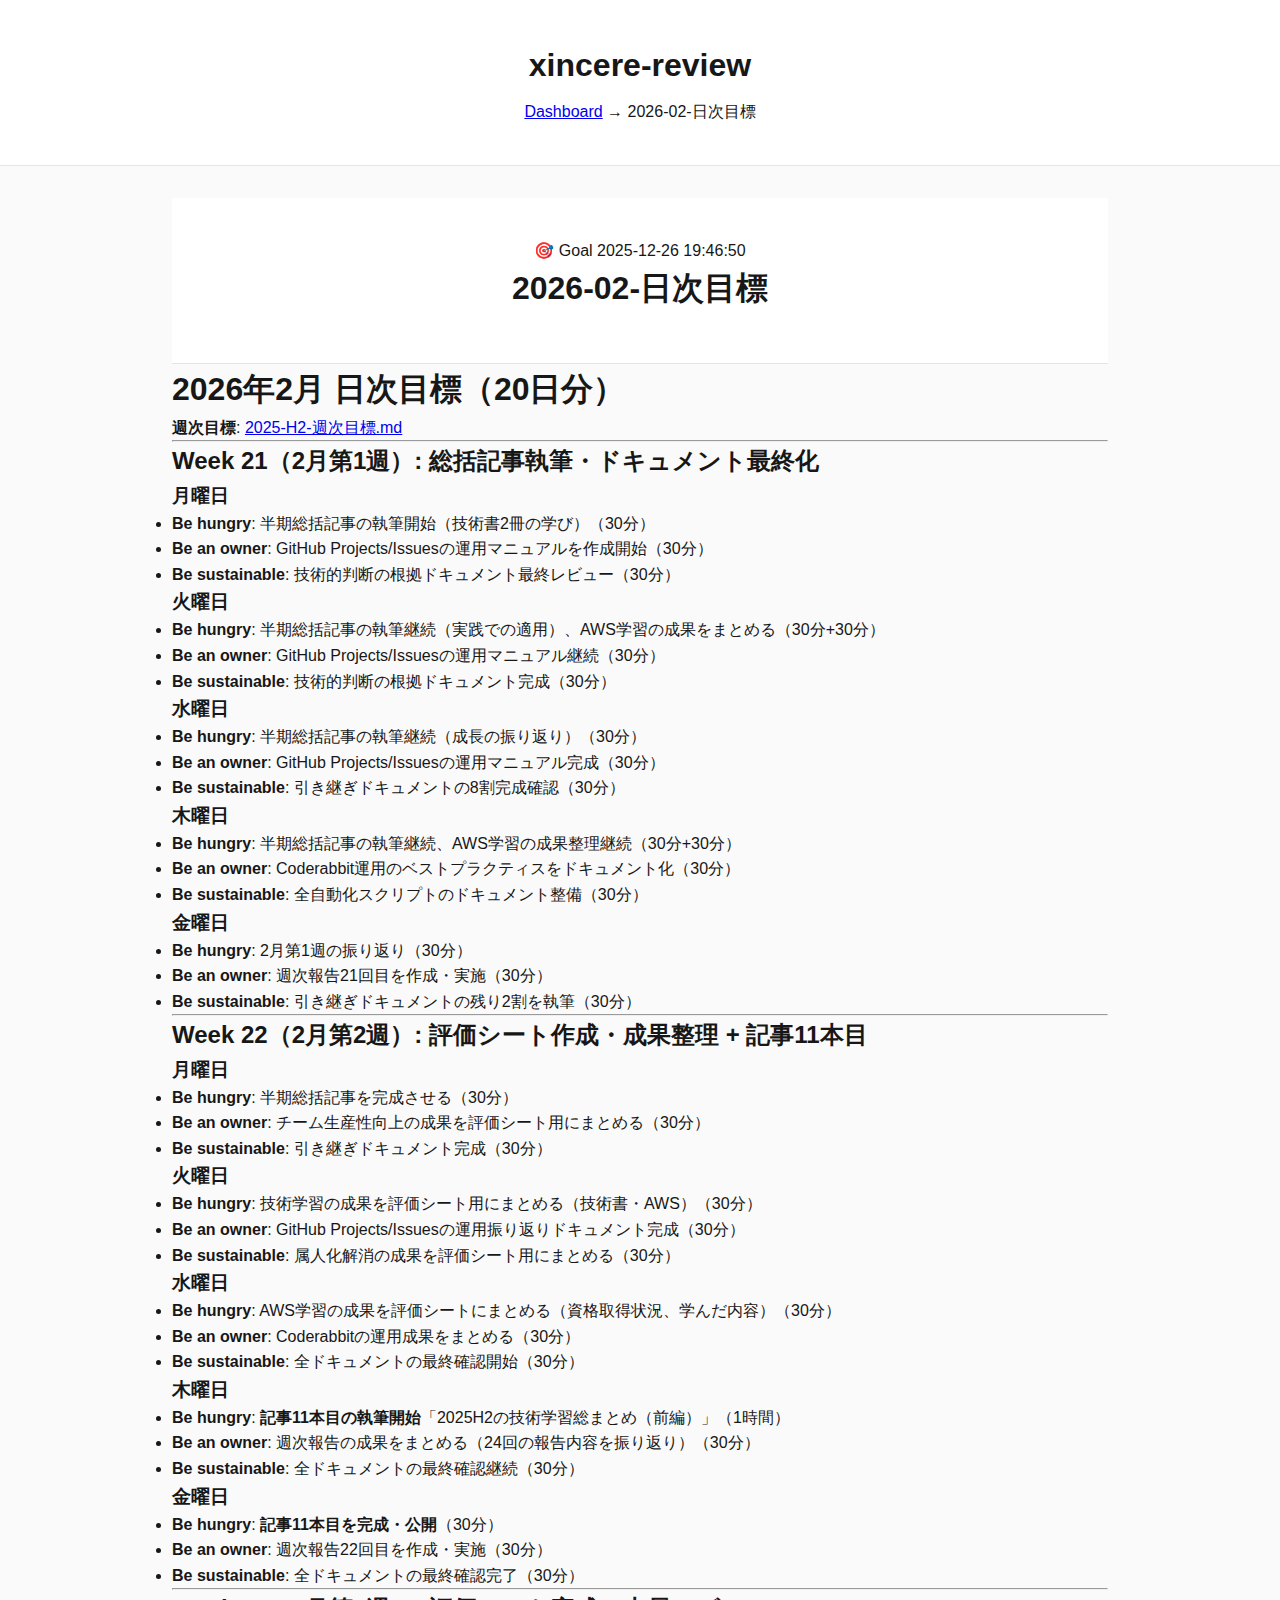
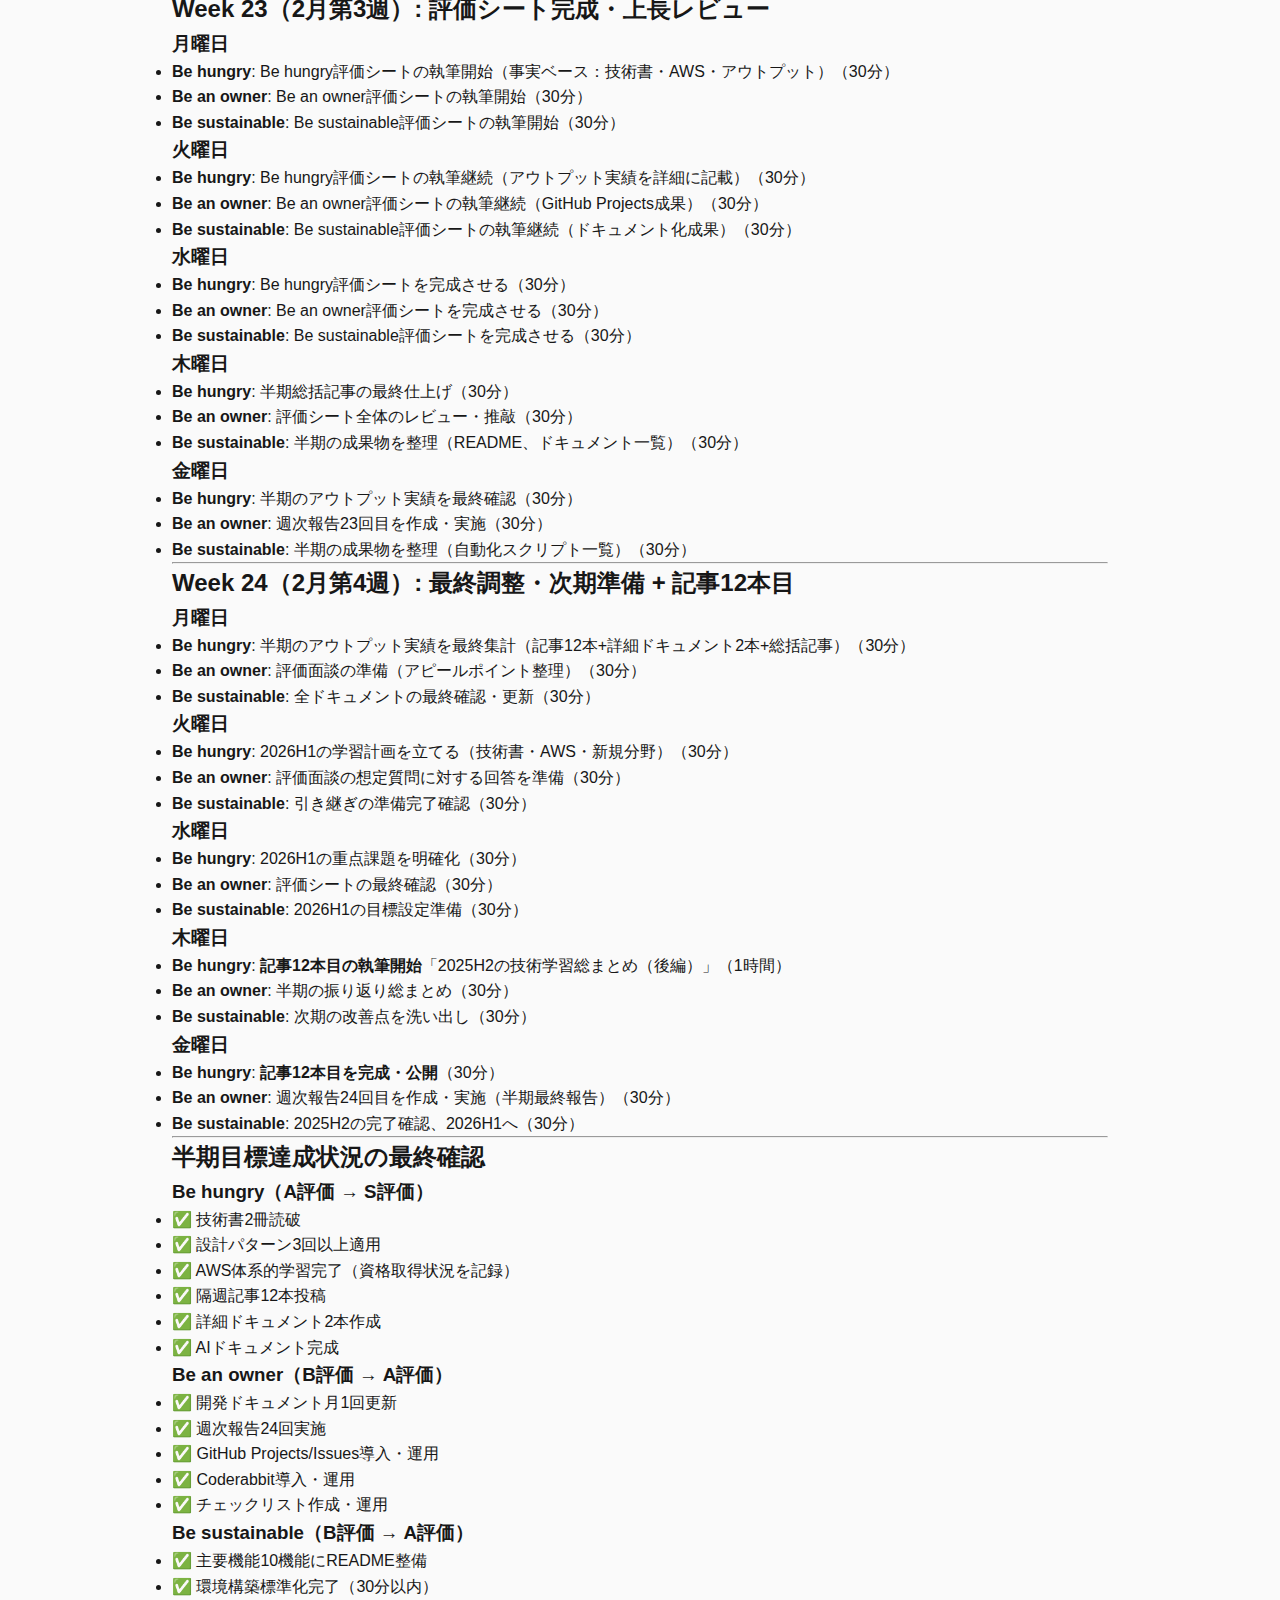
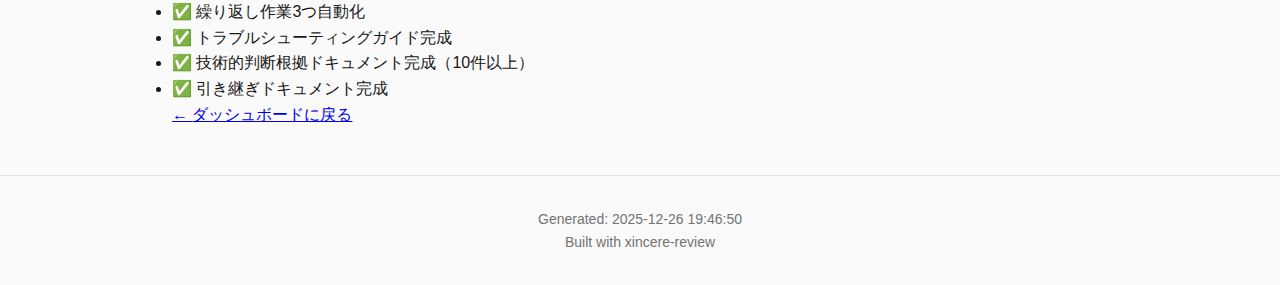
<file: docs/goals/2026-02-日次目標.html>
<!DOCTYPE html>
<html lang="ja">
<head>
    <meta charset="UTF-8">
    <meta name="viewport" content="width=device-width, initial-scale=1.0">
    <meta name="description" content="目標: 2026-02-日次目標">
    <title>2026-02-日次目標 - xincere-review</title>
    <link rel="stylesheet" href="../assets/style.css">
</head>
<body>
    <header>
        <div class="header-content">
            <h1><a href="../index.html">xincere-review</a></h1>
            <nav class="breadcrumb">
                <a href="../index.html" class="breadcrumb-link">Dashboard</a>
                <span class="breadcrumb-separator">→</span>
                <span class="breadcrumb-current">2026-02-日次目標</span>
            </nav>
        </div>
    </header>

    <main>
        <article class="document">
            <header class="document-header">
                <div class="document-meta">
                    <span class="document-type">🎯 Goal</span>
                    <span class="document-date">2025-12-26 19:46:50</span>
                </div>
                <h1 class="document-title">2026-02-日次目標</h1>
            </header>

            <div class="document-content">
                <h1>2026年2月 日次目標（20日分）</h1>
<p><strong>週次目標</strong>: <a href="2025-H2-週次目標.md">2025-H2-週次目標.md</a></p>
<hr />
<h2>Week 21（2月第1週）: 総括記事執筆・ドキュメント最終化</h2>
<h3>月曜日</h3>
<ul>
<li><strong>Be hungry</strong>: 半期総括記事の執筆開始（技術書2冊の学び）（30分）</li>
<li><strong>Be an owner</strong>: GitHub Projects/Issuesの運用マニュアルを作成開始（30分）</li>
<li><strong>Be sustainable</strong>: 技術的判断の根拠ドキュメント最終レビュー（30分）</li>
</ul>
<h3>火曜日</h3>
<ul>
<li><strong>Be hungry</strong>: 半期総括記事の執筆継続（実践での適用）、AWS学習の成果をまとめる（30分+30分）</li>
<li><strong>Be an owner</strong>: GitHub Projects/Issuesの運用マニュアル継続（30分）</li>
<li><strong>Be sustainable</strong>: 技術的判断の根拠ドキュメント完成（30分）</li>
</ul>
<h3>水曜日</h3>
<ul>
<li><strong>Be hungry</strong>: 半期総括記事の執筆継続（成長の振り返り）（30分）</li>
<li><strong>Be an owner</strong>: GitHub Projects/Issuesの運用マニュアル完成（30分）</li>
<li><strong>Be sustainable</strong>: 引き継ぎドキュメントの8割完成確認（30分）</li>
</ul>
<h3>木曜日</h3>
<ul>
<li><strong>Be hungry</strong>: 半期総括記事の執筆継続、AWS学習の成果整理継続（30分+30分）</li>
<li><strong>Be an owner</strong>: Coderabbit運用のベストプラクティスをドキュメント化（30分）</li>
<li><strong>Be sustainable</strong>: 全自動化スクリプトのドキュメント整備（30分）</li>
</ul>
<h3>金曜日</h3>
<ul>
<li><strong>Be hungry</strong>: 2月第1週の振り返り（30分）</li>
<li><strong>Be an owner</strong>: 週次報告21回目を作成・実施（30分）</li>
<li><strong>Be sustainable</strong>: 引き継ぎドキュメントの残り2割を執筆（30分）</li>
</ul>
<hr />
<h2>Week 22（2月第2週）: 評価シート作成・成果整理 + 記事11本目</h2>
<h3>月曜日</h3>
<ul>
<li><strong>Be hungry</strong>: 半期総括記事を完成させる（30分）</li>
<li><strong>Be an owner</strong>: チーム生産性向上の成果を評価シート用にまとめる（30分）</li>
<li><strong>Be sustainable</strong>: 引き継ぎドキュメント完成（30分）</li>
</ul>
<h3>火曜日</h3>
<ul>
<li><strong>Be hungry</strong>: 技術学習の成果を評価シート用にまとめる（技術書・AWS）（30分）</li>
<li><strong>Be an owner</strong>: GitHub Projects/Issuesの運用振り返りドキュメント完成（30分）</li>
<li><strong>Be sustainable</strong>: 属人化解消の成果を評価シート用にまとめる（30分）</li>
</ul>
<h3>水曜日</h3>
<ul>
<li><strong>Be hungry</strong>: AWS学習の成果を評価シートにまとめる（資格取得状況、学んだ内容）（30分）</li>
<li><strong>Be an owner</strong>: Coderabbitの運用成果をまとめる（30分）</li>
<li><strong>Be sustainable</strong>: 全ドキュメントの最終確認開始（30分）</li>
</ul>
<h3>木曜日</h3>
<ul>
<li><strong>Be hungry</strong>: <strong>記事11本目の執筆開始</strong>「2025H2の技術学習総まとめ（前編）」（1時間）</li>
<li><strong>Be an owner</strong>: 週次報告の成果をまとめる（24回の報告内容を振り返り）（30分）</li>
<li><strong>Be sustainable</strong>: 全ドキュメントの最終確認継続（30分）</li>
</ul>
<h3>金曜日</h3>
<ul>
<li><strong>Be hungry</strong>: <strong>記事11本目を完成・公開</strong>（30分）</li>
<li><strong>Be an owner</strong>: 週次報告22回目を作成・実施（30分）</li>
<li><strong>Be sustainable</strong>: 全ドキュメントの最終確認完了（30分）</li>
</ul>
<hr />
<h2>Week 23（2月第3週）: 評価シート完成・上長レビュー</h2>
<h3>月曜日</h3>
<ul>
<li><strong>Be hungry</strong>: Be hungry評価シートの執筆開始（事実ベース：技術書・AWS・アウトプット）（30分）</li>
<li><strong>Be an owner</strong>: Be an owner評価シートの執筆開始（30分）</li>
<li><strong>Be sustainable</strong>: Be sustainable評価シートの執筆開始（30分）</li>
</ul>
<h3>火曜日</h3>
<ul>
<li><strong>Be hungry</strong>: Be hungry評価シートの執筆継続（アウトプット実績を詳細に記載）（30分）</li>
<li><strong>Be an owner</strong>: Be an owner評価シートの執筆継続（GitHub Projects成果）（30分）</li>
<li><strong>Be sustainable</strong>: Be sustainable評価シートの執筆継続（ドキュメント化成果）（30分）</li>
</ul>
<h3>水曜日</h3>
<ul>
<li><strong>Be hungry</strong>: Be hungry評価シートを完成させる（30分）</li>
<li><strong>Be an owner</strong>: Be an owner評価シートを完成させる（30分）</li>
<li><strong>Be sustainable</strong>: Be sustainable評価シートを完成させる（30分）</li>
</ul>
<h3>木曜日</h3>
<ul>
<li><strong>Be hungry</strong>: 半期総括記事の最終仕上げ（30分）</li>
<li><strong>Be an owner</strong>: 評価シート全体のレビュー・推敲（30分）</li>
<li><strong>Be sustainable</strong>: 半期の成果物を整理（README、ドキュメント一覧）（30分）</li>
</ul>
<h3>金曜日</h3>
<ul>
<li><strong>Be hungry</strong>: 半期のアウトプット実績を最終確認（30分）</li>
<li><strong>Be an owner</strong>: 週次報告23回目を作成・実施（30分）</li>
<li><strong>Be sustainable</strong>: 半期の成果物を整理（自動化スクリプト一覧）（30分）</li>
</ul>
<hr />
<h2>Week 24（2月第4週）: 最終調整・次期準備 + 記事12本目</h2>
<h3>月曜日</h3>
<ul>
<li><strong>Be hungry</strong>: 半期のアウトプット実績を最終集計（記事12本+詳細ドキュメント2本+総括記事）（30分）</li>
<li><strong>Be an owner</strong>: 評価面談の準備（アピールポイント整理）（30分）</li>
<li><strong>Be sustainable</strong>: 全ドキュメントの最終確認・更新（30分）</li>
</ul>
<h3>火曜日</h3>
<ul>
<li><strong>Be hungry</strong>: 2026H1の学習計画を立てる（技術書・AWS・新規分野）（30分）</li>
<li><strong>Be an owner</strong>: 評価面談の想定質問に対する回答を準備（30分）</li>
<li><strong>Be sustainable</strong>: 引き継ぎの準備完了確認（30分）</li>
</ul>
<h3>水曜日</h3>
<ul>
<li><strong>Be hungry</strong>: 2026H1の重点課題を明確化（30分）</li>
<li><strong>Be an owner</strong>: 評価シートの最終確認（30分）</li>
<li><strong>Be sustainable</strong>: 2026H1の目標設定準備（30分）</li>
</ul>
<h3>木曜日</h3>
<ul>
<li><strong>Be hungry</strong>: <strong>記事12本目の執筆開始</strong>「2025H2の技術学習総まとめ（後編）」（1時間）</li>
<li><strong>Be an owner</strong>: 半期の振り返り総まとめ（30分）</li>
<li><strong>Be sustainable</strong>: 次期の改善点を洗い出し（30分）</li>
</ul>
<h3>金曜日</h3>
<ul>
<li><strong>Be hungry</strong>: <strong>記事12本目を完成・公開</strong>（30分）</li>
<li><strong>Be an owner</strong>: 週次報告24回目を作成・実施（半期最終報告）（30分）</li>
<li><strong>Be sustainable</strong>: 2025H2の完了確認、2026H1へ（30分）</li>
</ul>
<hr />
<h2>半期目標達成状況の最終確認</h2>
<h3>Be hungry（A評価 → S評価）</h3>
<ul>
<li>✅ 技術書2冊読破</li>
<li>✅ 設計パターン3回以上適用</li>
<li>✅ AWS体系的学習完了（資格取得状況を記録）</li>
<li>✅ 隔週記事12本投稿</li>
<li>✅ 詳細ドキュメント2本作成</li>
<li>✅ AIドキュメント完成</li>
</ul>
<h3>Be an owner（B評価 → A評価）</h3>
<ul>
<li>✅ 開発ドキュメント月1回更新</li>
<li>✅ 週次報告24回実施</li>
<li>✅ GitHub Projects/Issues導入・運用</li>
<li>✅ Coderabbit導入・運用</li>
<li>✅ チェックリスト作成・運用</li>
</ul>
<h3>Be sustainable（B評価 → A評価）</h3>
<ul>
<li>✅ 主要機能10機能にREADME整備</li>
<li>✅ 環境構築標準化完了（30分以内）</li>
<li>✅ 繰り返し作業3つ自動化</li>
<li>✅ トラブルシューティングガイド完成</li>
<li>✅ 技術的判断根拠ドキュメント完成（10件以上）</li>
<li>✅ 引き継ぎドキュメント完成</li>
</ul>
            </div>
        </article>

        <nav class="document-nav">
            <a href="../index.html" class="nav-button">
                <span class="nav-icon">←</span>
                <span class="nav-text">ダッシュボードに戻る</span>
            </a>
        </nav>
    </main>

    <footer>
        <div class="footer-content">
            <p class="footer-text">Generated: 2025-12-26 19:46:50</p>
            <p class="footer-credit">Built with xincere-review</p>
        </div>
    </footer>
</body>
</html>
</file>
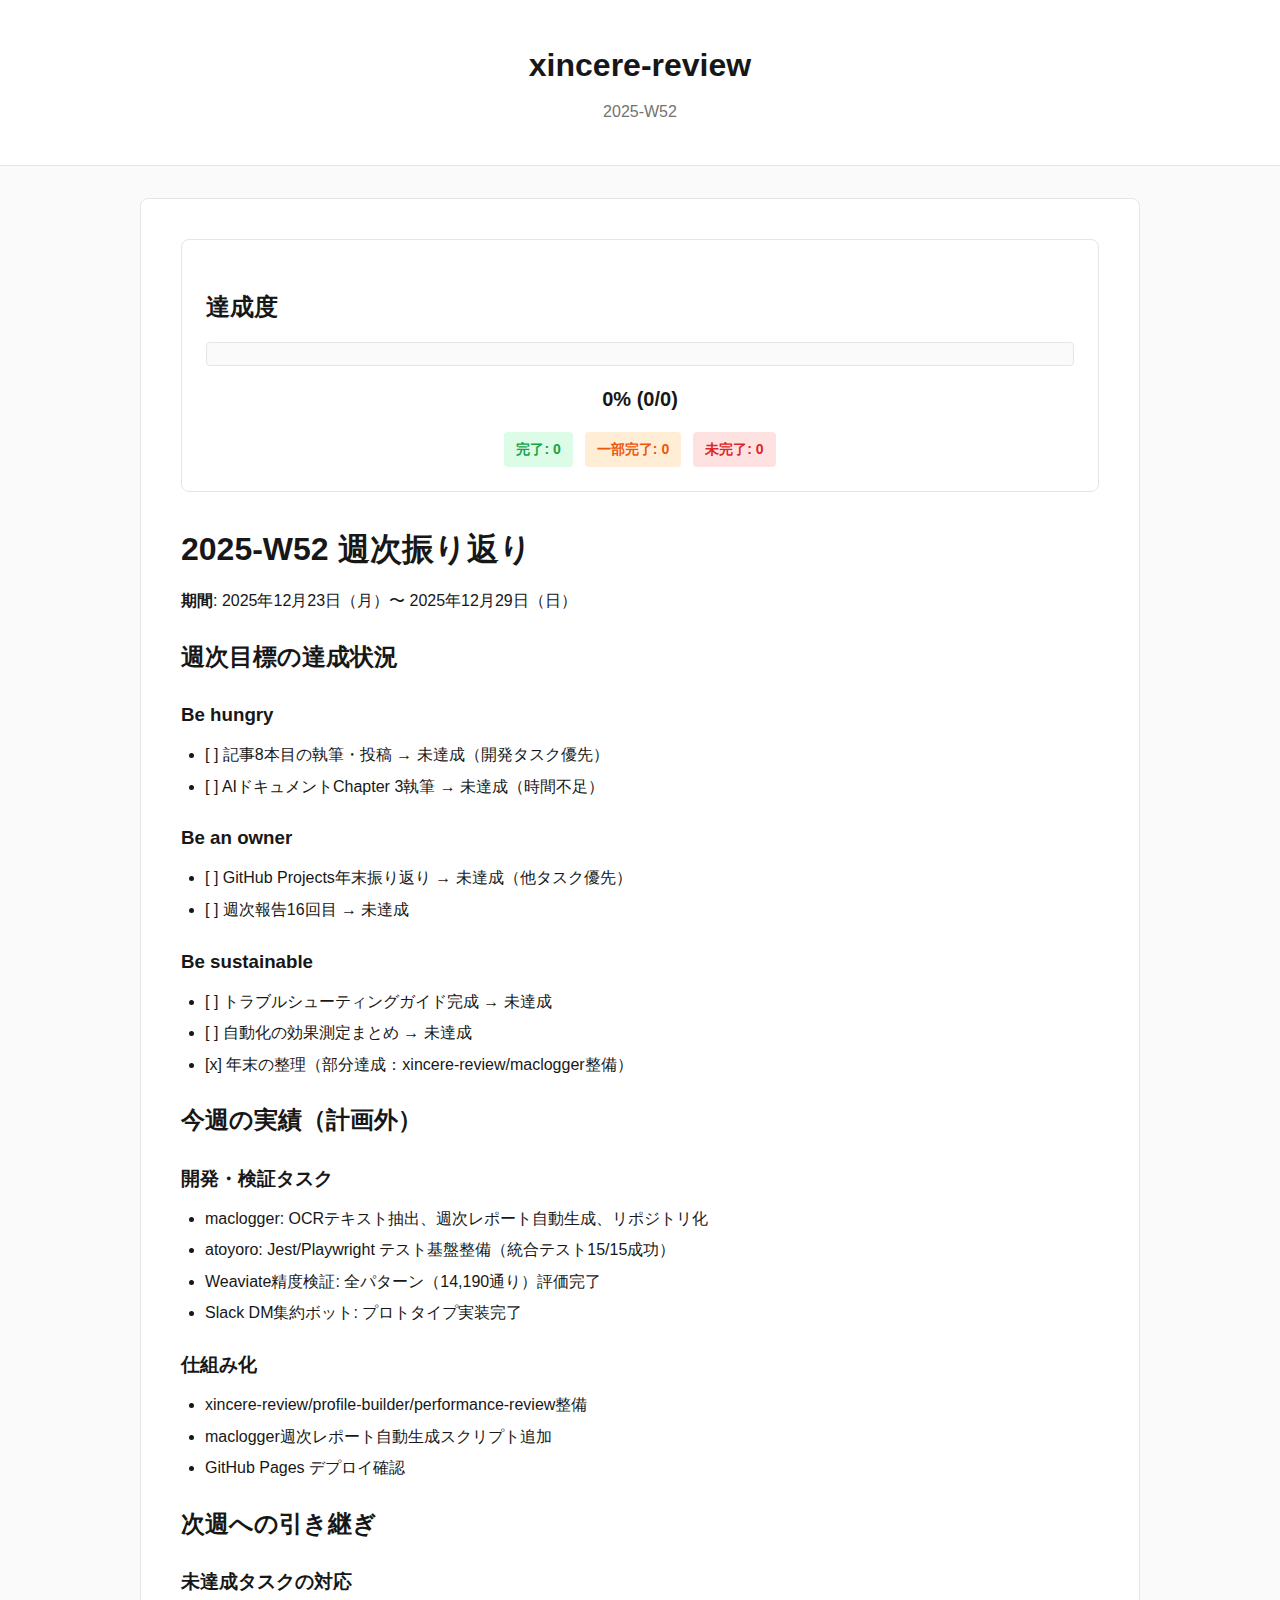
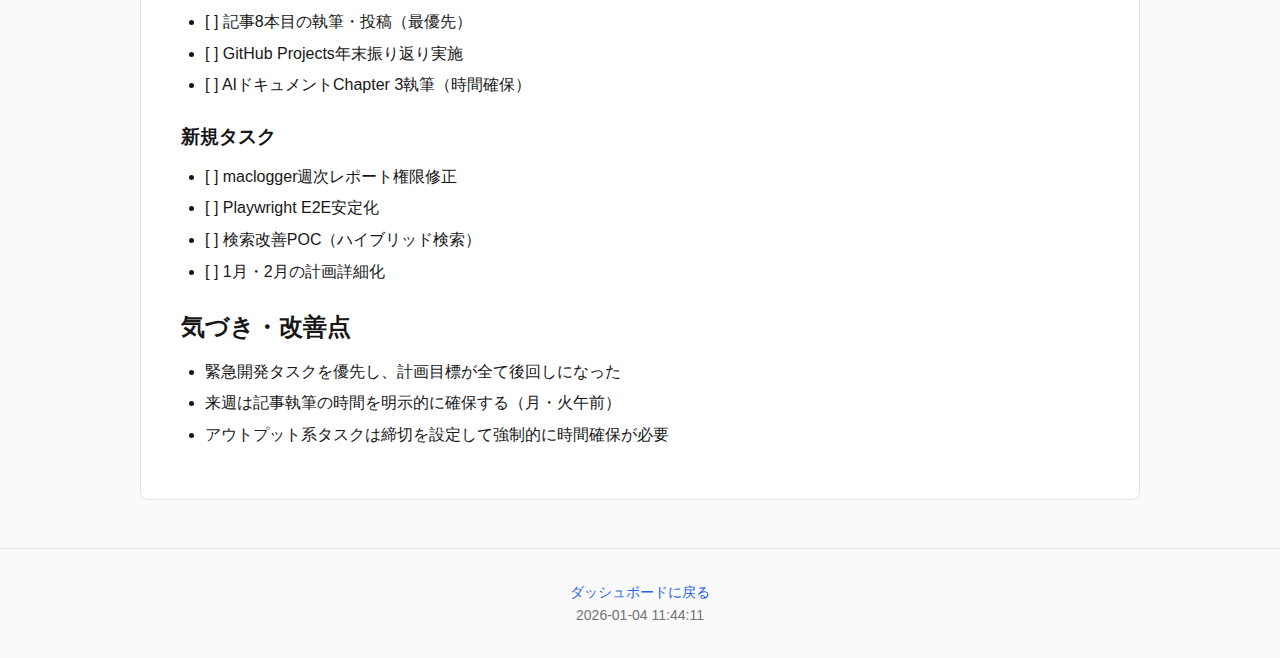
<file: docs/reviews/weekly/2025-W52.html>
<!DOCTYPE html>
<html lang="ja">
<head>
    <meta charset="UTF-8">
    <meta name="viewport" content="width=device-width, initial-scale=1.0">
    <title>2025-W52 - xincere-review</title>
    <link rel="stylesheet" href="../../assets/style.css">
</head>
<body>
    <header>
        <h1><a href="../../index.html">xincere-review</a></h1>
        <p>2025-W52</p>
    </header>
    
    <main class="content">
        <section class="progress">
            <h2>達成度</h2>
            <div class="progress-bar">
                <div class="progress-fill" style="width: 0%"></div>
            </div>
            <p class="progress-text">0% (0/0)</p>
            <div class="status-badges">
                <span class="badge success">完了: 0</span>
                <span class="badge warning">一部完了: 0</span>
                <span class="badge danger">未完了: 0</span>
            </div>
        </section>
        
        <h1>2025-W52 週次振り返り</h1>
<p><strong>期間</strong>: 2025年12月23日（月）〜 2025年12月29日（日）</p>
<h2>週次目標の達成状況</h2>
<h3>Be hungry</h3>
<ul>
<li>[ ] 記事8本目の執筆・投稿 → 未達成（開発タスク優先）</li>
<li>[ ] AIドキュメントChapter 3執筆 → 未達成（時間不足）</li>
</ul>
<h3>Be an owner</h3>
<ul>
<li>[ ] GitHub Projects年末振り返り → 未達成（他タスク優先）</li>
<li>[ ] 週次報告16回目 → 未達成</li>
</ul>
<h3>Be sustainable</h3>
<ul>
<li>[ ] トラブルシューティングガイド完成 → 未達成</li>
<li>[ ] 自動化の効果測定まとめ → 未達成</li>
<li>[x] 年末の整理（部分達成：xincere-review/maclogger整備）</li>
</ul>
<h2>今週の実績（計画外）</h2>
<h3>開発・検証タスク</h3>
<ul>
<li>maclogger: OCRテキスト抽出、週次レポート自動生成、リポジトリ化</li>
<li>atoyoro: Jest/Playwright テスト基盤整備（統合テスト15/15成功）</li>
<li>Weaviate精度検証: 全パターン（14,190通り）評価完了</li>
<li>Slack DM集約ボット: プロトタイプ実装完了</li>
</ul>
<h3>仕組み化</h3>
<ul>
<li>xincere-review/profile-builder/performance-review整備</li>
<li>maclogger週次レポート自動生成スクリプト追加</li>
<li>GitHub Pages デプロイ確認</li>
</ul>
<h2>次週への引き継ぎ</h2>
<h3>未達成タスクの対応</h3>
<ul>
<li>[ ] 記事8本目の執筆・投稿（最優先）</li>
<li>[ ] GitHub Projects年末振り返り実施</li>
<li>[ ] AIドキュメントChapter 3執筆（時間確保）</li>
</ul>
<h3>新規タスク</h3>
<ul>
<li>[ ] maclogger週次レポート権限修正</li>
<li>[ ] Playwright E2E安定化</li>
<li>[ ] 検索改善POC（ハイブリッド検索）</li>
<li>[ ] 1月・2月の計画詳細化</li>
</ul>
<h2>気づき・改善点</h2>
<ul>
<li>緊急開発タスクを優先し、計画目標が全て後回しになった</li>
<li>来週は記事執筆の時間を明示的に確保する（月・火午前）</li>
<li>アウトプット系タスクは締切を設定して強制的に時間確保が必要</li>
</ul>

    </main>
    
    <footer>
        <p><a href="../../index.html">ダッシュボードに戻る</a></p>
        <p>2026-01-04 11:44:11</p>
    </footer>
</body>
</html>
</file>
<file: docs/assets/style.css>
/* xincere-review - スタイルシート */

/* リセット・基本設定 */
* {
    margin: 0;
    padding: 0;
    box-sizing: border-box;
}

:root {
    --primary-color: #2563eb;
    --success-color: #16a34a;
    --warning-color: #ea580c;
    --danger-color: #dc2626;
    --bg-color: #fafafa;
    --text-color: #171717;
    --text-secondary: #737373;
    --border-color: #e5e5e5;
    --card-bg: #ffffff;
    --header-bg: #ffffff;
    --header-text: #171717;
}

body {
    font-family: -apple-system, BlinkMacSystemFont, "Segoe UI", "Noto Sans JP", "Helvetica Neue", Arial, sans-serif;
    line-height: 1.6;
    color: var(--text-color);
    background-color: var(--bg-color);
    padding: 0;
    margin: 0;
}

/* ヘッダー */
header {
    background-color: var(--header-bg);
    color: var(--header-text);
    padding: 2.5rem 0;
    text-align: center;
    border-bottom: 1px solid var(--border-color);
}

header h1 {
    font-size: 2rem;
    margin-bottom: 0.5rem;
    font-weight: 700;
}

header h1 a {
    color: var(--header-text);
    text-decoration: none;
}

header h1 a:hover {
    color: var(--primary-color);
}

header p {
    font-size: 1rem;
    color: var(--text-secondary);
    font-weight: 400;
}

/* メインコンテンツ */
main {
    max-width: 1000px;
    margin: 2rem auto;
    padding: 0 2rem;
}

.content {
    background-color: var(--card-bg);
    padding: 2.5rem;
    border-radius: 8px;
    border: 1px solid var(--border-color);
}

/* セクション */
section {
    margin-bottom: 3rem;
}

section h2 {
    font-size: 1.5rem;
    margin-bottom: 1rem;
    color: var(--text-color);
    font-weight: 700;
}

section h3 {
    font-size: 1.25rem;
    margin: 1.5rem 0 0.75rem;
    color: var(--text-color);
    font-weight: 600;
}

/* 現在の評価期間 */
.current-period {
    background-color: var(--card-bg);
    padding: 2rem;
    border-radius: 8px;
    border: 1px solid var(--border-color);
    text-align: center;
}

.period-badge {
    display: inline-block;
    background-color: var(--primary-color);
    color: white;
    padding: 0.75rem 2rem;
    border-radius: 6px;
    font-size: 1.5rem;
    font-weight: 700;
    margin-top: 0.5rem;
}

/* 統計カード */
.stats {
    background-color: var(--card-bg);
    padding: 2rem;
    border-radius: 8px;
    border: 1px solid var(--border-color);
}

.stat-cards {
    display: grid;
    grid-template-columns: repeat(auto-fit, minmax(200px, 1fr));
    gap: 1rem;
    margin-top: 1rem;
}

.stat-card {
    background-color: var(--bg-color);
    padding: 1.5rem;
    border-radius: 8px;
    text-align: center;
    border: 1px solid var(--border-color);
}

.stat-value {
    font-size: 2.5rem;
    font-weight: 700;
    color: var(--primary-color);
    margin-bottom: 0.25rem;
}

.stat-label {
    font-size: 0.875rem;
    color: var(--text-secondary);
    font-weight: 500;
}

/* リンクセクション */
.links {
    background-color: var(--card-bg);
    padding: 2rem;
    border-radius: 8px;
    border: 1px solid var(--border-color);
}

.links h2:not(:first-of-type) {
    margin-top: 2rem;
}

.file-list {
    list-style: none;
    padding: 0;
}

.file-list li {
    padding: 0.5rem 0;
    border-bottom: 1px solid var(--border-color);
}

.file-list li:last-child {
    border-bottom: none;
}

.file-list a {
    color: var(--primary-color);
    text-decoration: none;
    font-size: 0.95rem;
    font-weight: 500;
}

.file-list a:hover {
    text-decoration: underline;
}

/* 進捗バー */
.progress {
    background-color: var(--card-bg);
    padding: 1.5rem;
    border-radius: 8px;
    border: 1px solid var(--border-color);
    margin-bottom: 2rem;
}

.progress-bar {
    width: 100%;
    height: 24px;
    background-color: var(--bg-color);
    border-radius: 4px;
    overflow: hidden;
    margin: 1rem 0;
    border: 1px solid var(--border-color);
}

.progress-fill {
    height: 100%;
    background-color: var(--success-color);
}

.progress-text {
    text-align: center;
    font-size: 1.25rem;
    font-weight: 700;
    color: var(--text-color);
    margin: 0.5rem 0;
}

/* ステータスバッジ */
.status-badges {
    display: flex;
    justify-content: center;
    gap: 0.75rem;
    flex-wrap: wrap;
}

.badge {
    display: inline-block;
    padding: 0.375rem 0.75rem;
    border-radius: 4px;
    font-size: 0.875rem;
    font-weight: 600;
}

.badge.success {
    background-color: #dcfce7;
    color: var(--success-color);
}

.badge.warning {
    background-color: #ffedd5;
    color: var(--warning-color);
}

.badge.danger {
    background-color: #fee2e2;
    color: var(--danger-color);
}

/* Markdownコンテンツのスタイル */
.content h1, .content h2, .content h3, .content h4, .content h5, .content h6 {
    margin-top: 1.5rem;
    margin-bottom: 0.75rem;
    font-weight: 700;
}

.content p {
    margin-bottom: 1rem;
    line-height: 1.7;
}

.content ul, .content ol {
    margin: 0.75rem 0 0.75rem 1.5rem;
}

.content li {
    margin-bottom: 0.375rem;
}

.content code {
    background-color: var(--bg-color);
    padding: 0.2rem 0.4rem;
    border-radius: 3px;
    font-family: 'Menlo', 'Monaco', 'Courier New', monospace;
    font-size: 0.875em;
    border: 1px solid var(--border-color);
}

.content pre {
    background-color: var(--bg-color);
    padding: 1rem;
    border-radius: 6px;
    overflow-x: auto;
    margin: 1rem 0;
    border: 1px solid var(--border-color);
}

.content pre code {
    background: none;
    padding: 0;
    border: none;
}

.content table {
    width: 100%;
    border-collapse: collapse;
    margin: 1rem 0;
}

.content th, .content td {
    border: 1px solid var(--border-color);
    padding: 0.75rem;
    text-align: left;
}

.content th {
    background-color: var(--bg-color);
    font-weight: 600;
}

.content blockquote {
    border-left: 3px solid var(--border-color);
    padding-left: 1rem;
    margin: 1rem 0;
    color: var(--text-secondary);
}

/* フッター */
footer {
    text-align: center;
    padding: 2rem 0;
    color: var(--text-secondary);
    border-top: 1px solid var(--border-color);
    margin-top: 3rem;
    font-size: 0.875rem;
}

footer a {
    color: var(--primary-color);
    text-decoration: none;
}

footer a:hover {
    text-decoration: underline;
}

/* レスポンシブデザイン */
@media (max-width: 768px) {
    header h1 {
        font-size: 1.5rem;
    }
    
    header p {
        font-size: 0.875rem;
    }
    
    main {
        padding: 0 1rem;
        margin: 1rem auto;
    }
    
    .content {
        padding: 1.5rem;
    }
    
    .stat-cards {
        grid-template-columns: 1fr;
        gap: 0.75rem;
    }
    
    .period-badge {
        font-size: 1.25rem;
        padding: 0.5rem 1.5rem;
    }
}

/* 印刷対応 */
@media print {
    body {
        background: white;
    }
    
    header {
        border-bottom: 2px solid var(--border-color);
    }
    
    .content {
        border: none;
    }
    
    footer {
        border-top: 1px solid var(--border-color);
    }
    
    a {
        text-decoration: underline;
    }
}
</file>
